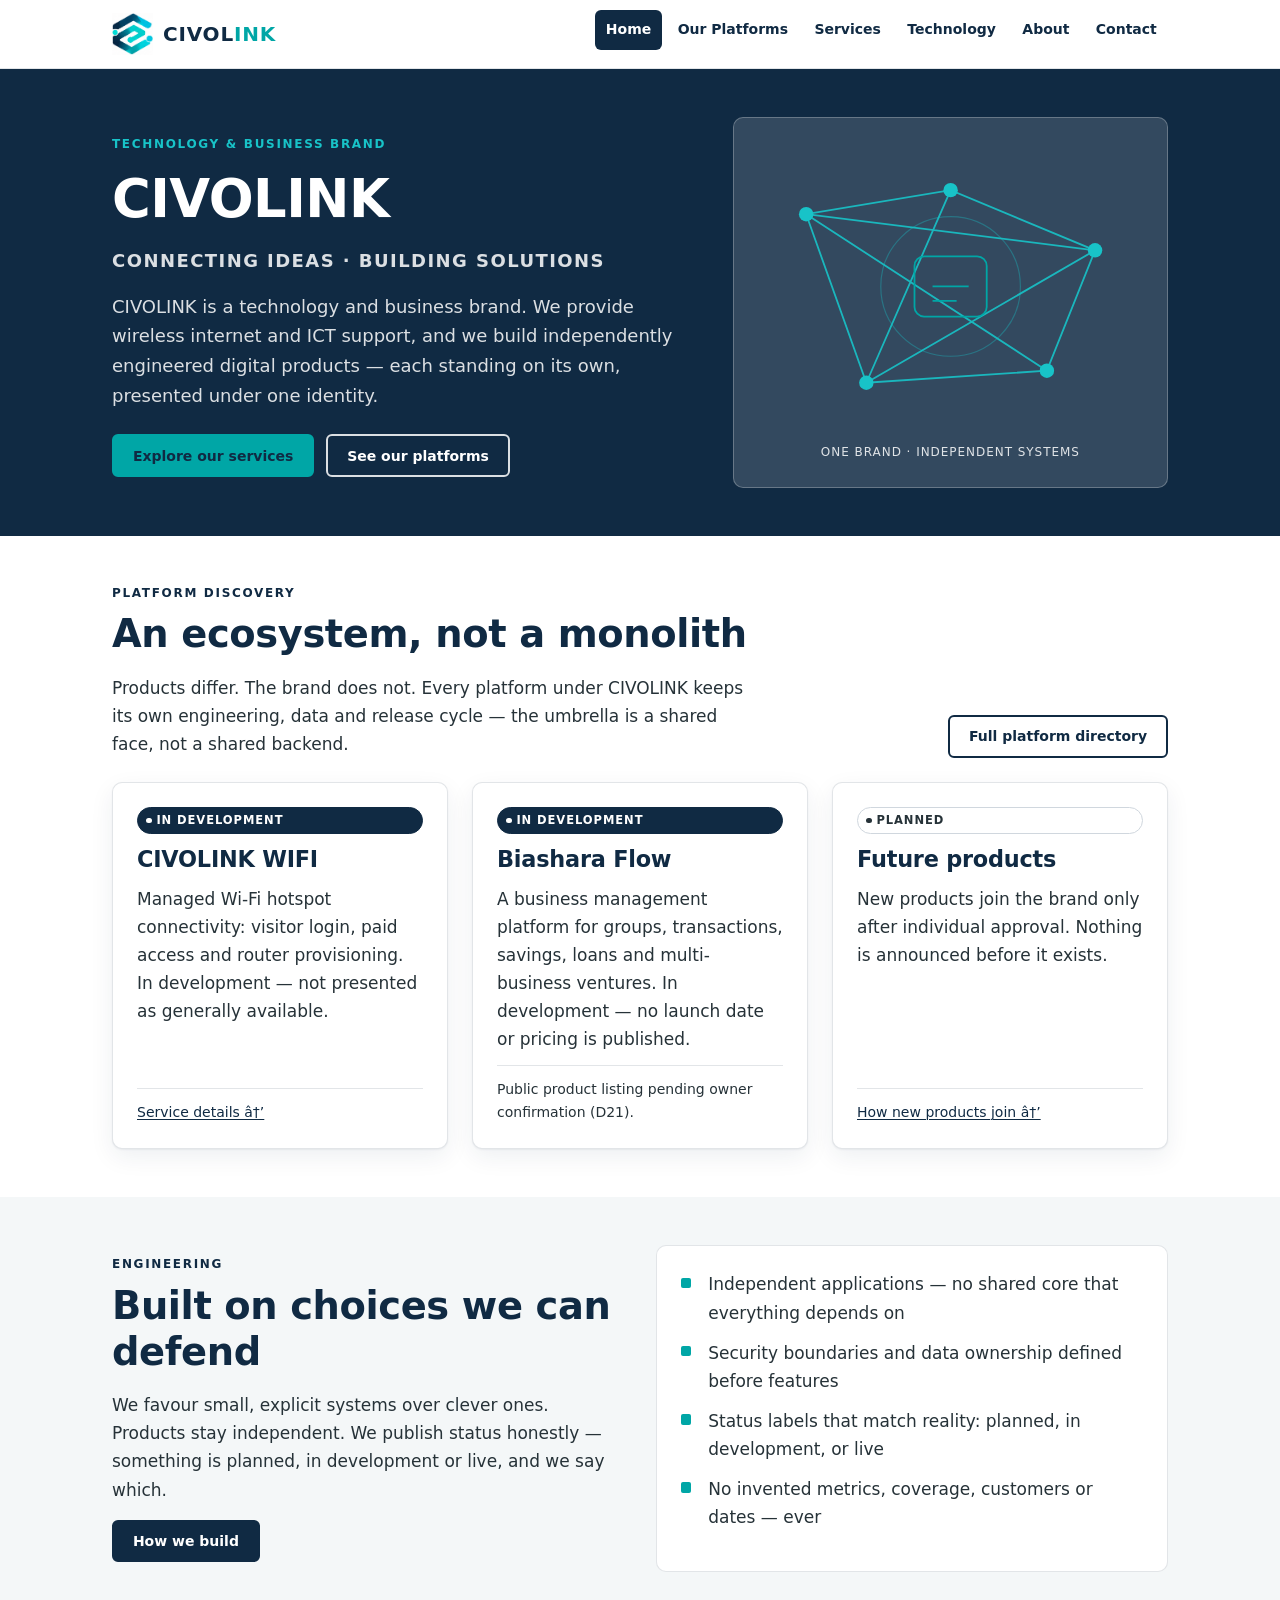
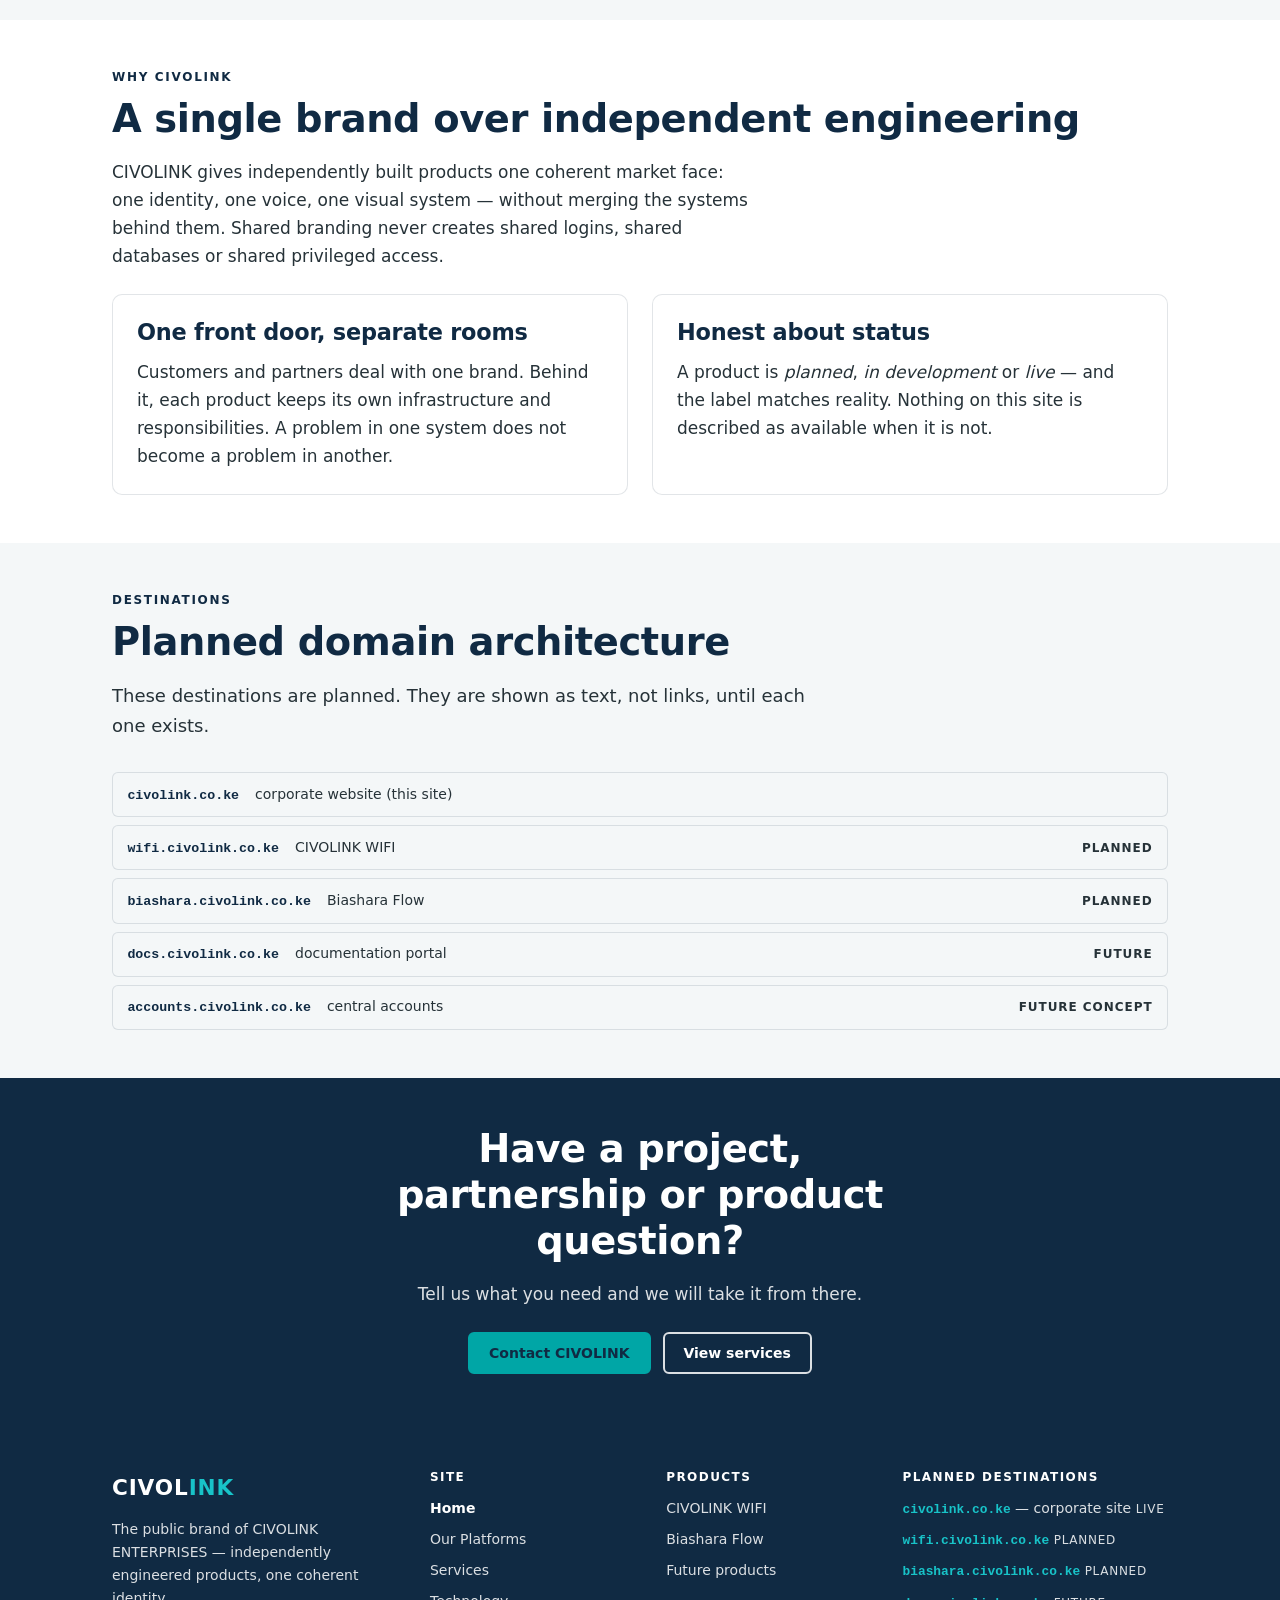
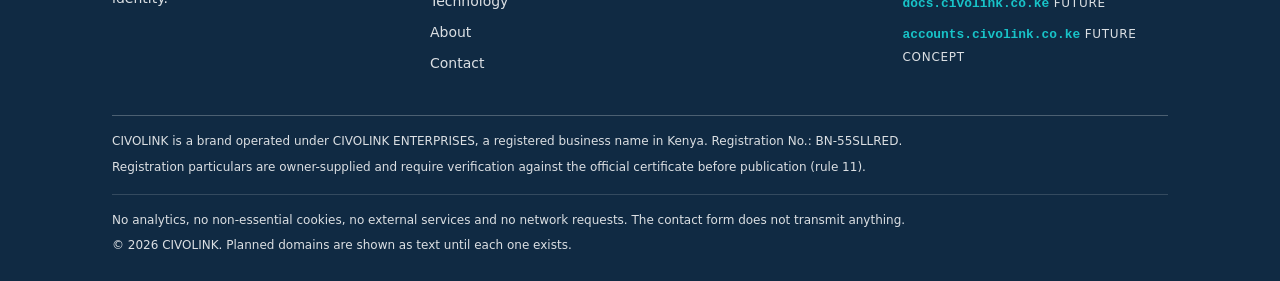
<file: website/index.html>
<!DOCTYPE html>
<!-- 2026-11-16: hostname family updated to the adopted civolink.co.ke base per the D17 adoption addendum (WIFI docs/OWNER_DECISIONS_REGISTER.md); hostnames remain styled text, not links, and no hostname is claimed to resolve. -->
<html lang="en">
<head>
  <meta charset="UTF-8">
  <meta name="viewport" content="width=device-width, initial-scale=1">
  <title>CIVOLINK — CONNECTING IDEAS · BUILDING SOLUTIONS</title>
  <meta name="description" content="CIVOLINK is a technology and business brand: wireless internet and ICT support, plus independently engineered digital products under one coherent identity.">
  <link rel="stylesheet" href="assets/css/styles.css">
</head>
<body>
  <a class="skip-link" href="#main">Skip to content</a>

  <header class="site-header">
    <div class="container site-header__inner">
      <a class="brand" href="index.html">
        <img class="brand__logo" src="assets/logos/CIVOLINK_Mark.png" alt="" width="201" height="206">
        <span class="brand__wordmark">CIVOL<span>INK</span></span>
      </a>
      <button class="nav-toggle" type="button" data-nav-toggle aria-expanded="false" aria-controls="primary-nav">
        <span></span><span></span><span></span>
        <span class="visually-hidden">Menu</span>
      </button>
      <nav class="site-nav" id="primary-nav" aria-label="Primary">
        <ul>
          <li><a href="index.html" aria-current="page">Home</a></li>
          <li><a href="our-platforms.html">Our Platforms</a></li>
          <li><a href="services.html">Services</a></li>
          <li><a href="technology.html">Technology</a></li>
          <li><a href="about.html">About</a></li>
          <li><a href="contact.html">Contact</a></li>
        </ul>
      </nav>
    </div>
  </header>

  <main id="main" tabindex="-1">

    <!-- ============ HERO ============ -->
    <section class="hero hero--navy" aria-labelledby="hero-title">
      <div class="container hero__grid">
        <div>
          <span class="hero__eyebrow">Technology &amp; business brand</span>
          <h1 id="hero-title">CIVOLINK</h1>
          <p class="hero__tagline">CONNECTING IDEAS · BUILDING SOLUTIONS</p>
          <p class="hero__lead">CIVOLINK is a technology and business brand. We provide wireless internet and ICT support, and we build independently engineered digital products — each standing on its own, presented under one identity.</p>
          <div class="hero__actions">
            <a class="btn btn--accent" href="services.html">Explore our services</a>
            <a class="btn btn--ghost-light" href="our-platforms.html">See our platforms</a>
          </div>
        </div>
        <div class="hero__panel" aria-hidden="true">
          <!-- decorative network motif (abstract geometry — not logo artwork) -->
          <svg viewBox="0 0 320 240" role="presentation" focusable="false" style="width:100%;height:auto;display:block;">
            <g fill="none" stroke="#18C3C8" stroke-width="1.5" opacity="0.9">
              <path d="M40 60 L160 40 L280 90 L240 190 L90 200 Z"/>
              <path d="M40 60 L240 190 M160 40 L90 200 M280 90 L90 200 M40 60 L280 90"/>
            </g>
            <g fill="#18C3C8">
              <circle cx="40" cy="60" r="6"/><circle cx="160" cy="40" r="6"/>
              <circle cx="280" cy="90" r="6"/><circle cx="240" cy="190" r="6"/>
              <circle cx="90" cy="200" r="6"/>
            </g>
            <g fill="none" stroke="#00A6A6" stroke-width="1.5">
              <rect x="130" y="95" width="60" height="50" rx="8"/>
              <path d="M145 120 h30 M145 132 h20"/>
            </g>
            <circle cx="160" cy="120" r="58" fill="none" stroke="#18C3C8" stroke-width="1" opacity="0.35"/>
          </svg>
          <p class="muted text-center" style="margin:0.75rem 0 0;font-size:0.75rem;letter-spacing:0.08em;text-transform:uppercase;">One brand · independent systems</p>
        </div>
      </div>
    </section>

    <!-- ============ ECOSYSTEM ============ -->
    <section class="section" aria-labelledby="eco-title">
      <div class="container">
        <div class="section__head">
          <div>
            <span class="eyebrow">Platform discovery</span>
            <h2 id="eco-title">An ecosystem, not a monolith</h2>
            <p>Products differ. The brand does not. Every platform under CIVOLINK keeps its own engineering, data and release cycle — the umbrella is a shared face, not a shared backend.</p>
          </div>
          <a class="btn btn--ghost" href="our-platforms.html">Full platform directory</a>
        </div>
        <div class="grid grid--3">
          <article class="card">
            <span class="badge badge--dev">In development</span>
            <h3>CIVOLINK WIFI</h3>
            <p>Managed Wi-Fi hotspot connectivity: visitor login, paid access and router provisioning. In development — not presented as generally available.</p>
            <div class="card__footer"><a href="services.html#civoli-wifi">Service details â†’</a></div>
          </article>
          <article class="card">
            <span class="badge badge--dev">In development</span>
            <h3>Biashara Flow</h3>
            <p>A business management platform for groups, transactions, savings, loans and multi-business ventures. In development — no launch date or pricing is published.</p>
            <div class="card__footer"><span class="muted">Public product listing pending owner confirmation (D21).</span></div>
          </article>
          <article class="card">
            <span class="badge badge--planned">Planned</span>
            <h3>Future products</h3>
            <p>New products join the brand only after individual approval. Nothing is announced before it exists.</p>
            <div class="card__footer"><a href="our-platforms.html#future-products">How new products join â†’</a></div>
          </article>
        </div>
      </div>
    </section>

    <!-- ============ ENGINEERING ============ -->
    <section class="section section--cloud" aria-labelledby="tech-title">
      <div class="container split">
        <div>
          <span class="eyebrow">Engineering</span>
          <h2 id="tech-title">Built on choices we can defend</h2>
          <p>We favour small, explicit systems over clever ones. Products stay independent. We publish status honestly — something is planned, in development or live, and we say which.</p>
          <a class="btn btn--primary" href="technology.html">How we build</a>
        </div>
        <div class="split__media">
          <ul class="checks">
            <li>Independent applications — no shared core that everything depends on</li>
            <li>Security boundaries and data ownership defined before features</li>
            <li>Status labels that match reality: planned, in development, or live</li>
            <li>No invented metrics, coverage, customers or dates — ever</li>
          </ul>
        </div>
      </div>
    </section>

    <!-- ============ INDEPENDENCE ============ -->
    <section class="section" aria-labelledby="why-title">
      <div class="container">
        <div class="section__head">
          <div>
            <span class="eyebrow">Why CIVOLINK</span>
            <h2 id="why-title">A single brand over independent engineering</h2>
            <p>CIVOLINK gives independently built products one coherent market face: one identity, one voice, one visual system — without merging the systems behind them. Shared branding never creates shared logins, shared databases or shared privileged access.</p>
          </div>
        </div>
        <div class="grid grid--2">
          <article class="card card--flat">
            <h3>One front door, separate rooms</h3>
            <p>Customers and partners deal with one brand. Behind it, each product keeps its own infrastructure and responsibilities. A problem in one system does not become a problem in another.</p>
          </article>
          <article class="card card--flat">
            <h3>Honest about status</h3>
            <p>A product is <em>planned</em>, <em>in development</em> or <em>live</em> — and the label matches reality. Nothing on this site is described as available when it is not.</p>
          </article>
        </div>
      </div>
    </section>

    <!-- ============ PLANNED DOMAINS ============ -->
    <section class="section section--cloud" aria-labelledby="domains-title">
      <div class="container">
        <div class="section__intro">
          <span class="eyebrow">Destinations</span>
          <h2 id="domains-title">Planned domain architecture</h2>
          <p>These destinations are planned. They are shown as text, not links, until each one exists.</p>
        </div>
        <ul class="domains">
          <li><code>civolink.co.ke</code> <span>corporate website (this site)</span></li>
          <li><code>wifi.civolink.co.ke</code> <span>CIVOLINK WIFI</span> <span class="domain-state">planned</span></li>
          <li><code>biashara.civolink.co.ke</code> <span>Biashara Flow</span> <span class="domain-state">planned</span></li>
          <li><code>docs.civolink.co.ke</code> <span>documentation portal</span> <span class="domain-state">future</span></li>
          <li><code>accounts.civolink.co.ke</code> <span>central accounts</span> <span class="domain-state">future concept</span></li>
        </ul>
      </div>
    </section>

    <!-- ============ CTA ============ -->
    <section class="cta-band" aria-labelledby="cta-title">
      <div class="container">
        <h2 id="cta-title">Have a project, partnership or product question?</h2>
        <p>Tell us what you need and we will take it from there.</p>
        <div class="cta-band__actions">
          <a class="btn btn--accent" href="contact.html">Contact CIVOLINK</a>
          <a class="btn btn--ghost-light" href="services.html">View services</a>
        </div>
      </div>
    </section>

  </main>

  <footer class="site-footer">
    <div class="container">
      <div class="footer-grid">
        <div class="footer-brand">
          <span class="brand__wordmark">CIVOL<span>INK</span></span>
          <p>The public brand of CIVOLINK ENTERPRISES — independently engineered products, one coherent identity.</p>
        </div>
        <div>
          <h3>Site</h3>
          <ul class="footer-links">
            <li><a href="index.html" aria-current="page">Home</a></li>
            <li><a href="our-platforms.html">Our Platforms</a></li>
            <li><a href="services.html">Services</a></li>
            <li><a href="technology.html">Technology</a></li>
            <li><a href="about.html">About</a></li>
            <li><a href="contact.html">Contact</a></li>
          </ul>
        </div>
        <div>
          <h3>Products</h3>
          <ul class="footer-links">
            <li><a href="services.html#civoli-wifi">CIVOLINK WIFI</a></li>
            <li><a href="services.html#biashara-flow">Biashara Flow</a></li>
            <li><a href="services.html#future-products">Future products</a></li>
          </ul>
        </div>
        <div>
          <h3>Planned destinations</h3>
          <ul class="footer-domains">
            <li><span class="domain-ref">civolink.co.ke</span> — corporate site <span class="domain-state">live</span></li>
            <li><span class="domain-ref">wifi.civolink.co.ke</span> <span class="domain-state">planned</span></li>
            <li><span class="domain-ref">biashara.civolink.co.ke</span> <span class="domain-state">planned</span></li>
            <li><span class="domain-ref">docs.civolink.co.ke</span> <span class="domain-state">future</span></li>
            <li><span class="domain-ref">accounts.civolink.co.ke</span> <span class="domain-state">future concept</span></li>
          </ul>
        </div>
      </div>
      <div class="footer-identity">
        <p>CIVOLINK is a brand operated under CIVOLINK ENTERPRISES, a registered business name in Kenya. Registration No.: BN-55SLLRED.</p>
        <p>Registration particulars are owner-supplied and require verification against the official certificate before publication (rule 11).</p>
      </div>
      <div class="footer-note">
        <p>No analytics, no non-essential cookies, no external services and no network requests. The contact form does not transmit anything.</p>
        <p>© <span data-year>2026</span> CIVOLINK. Planned domains are shown as text until each one exists.</p>
      </div>
    </div>
  </footer>

  <script src="assets/js/main.js"></script>
</body>
</html>
</file>
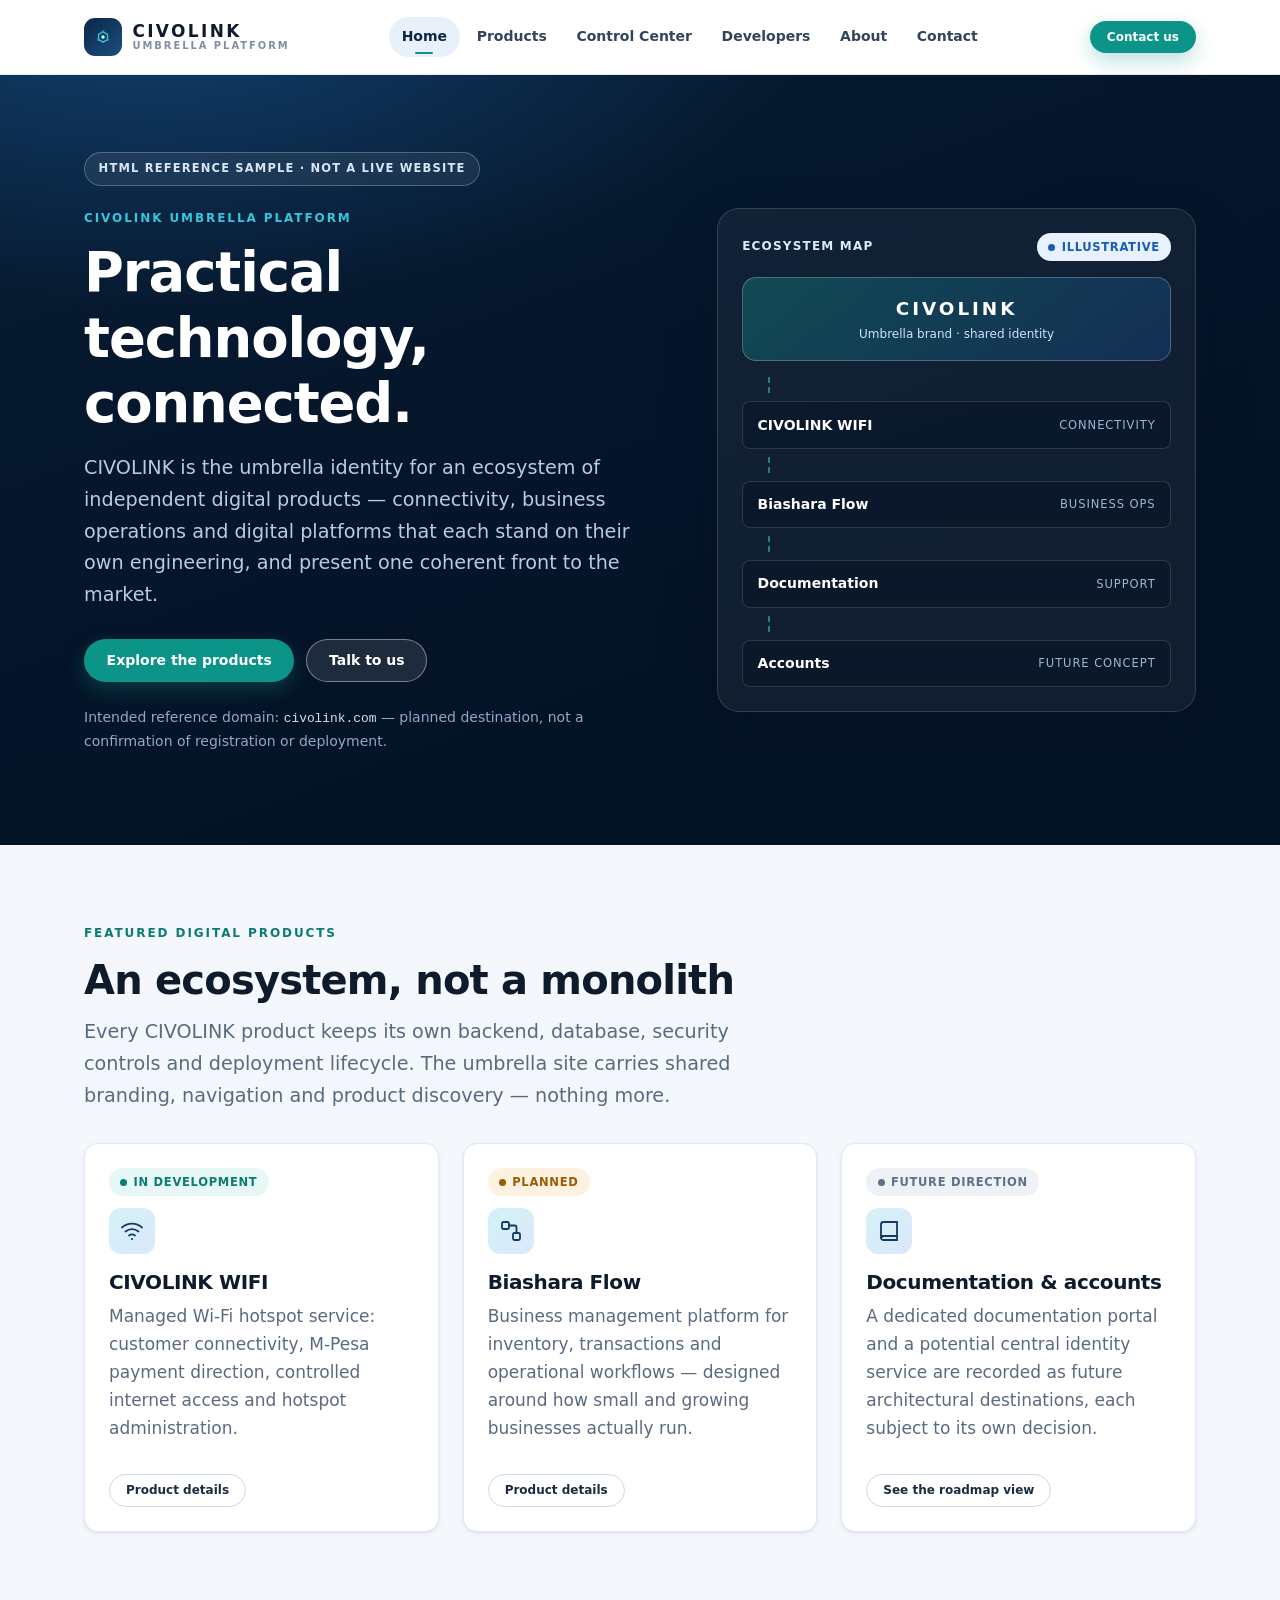
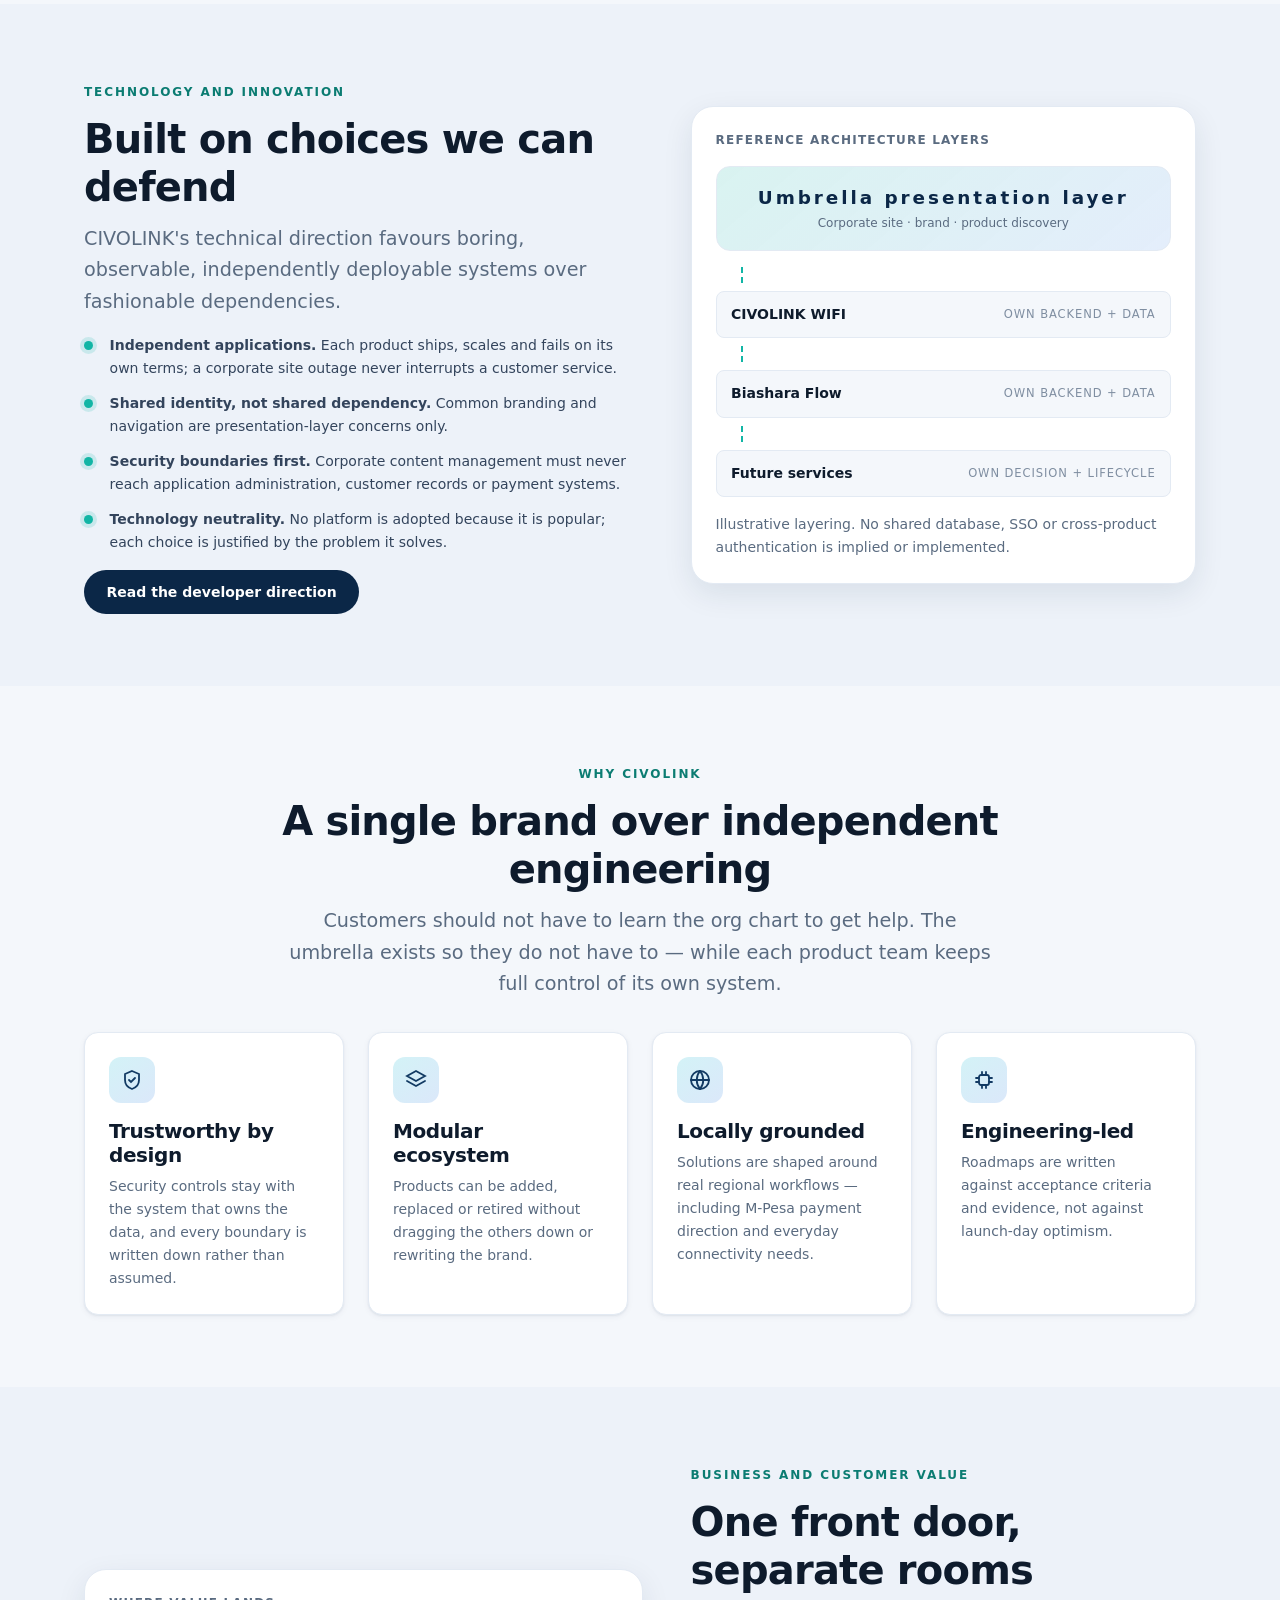
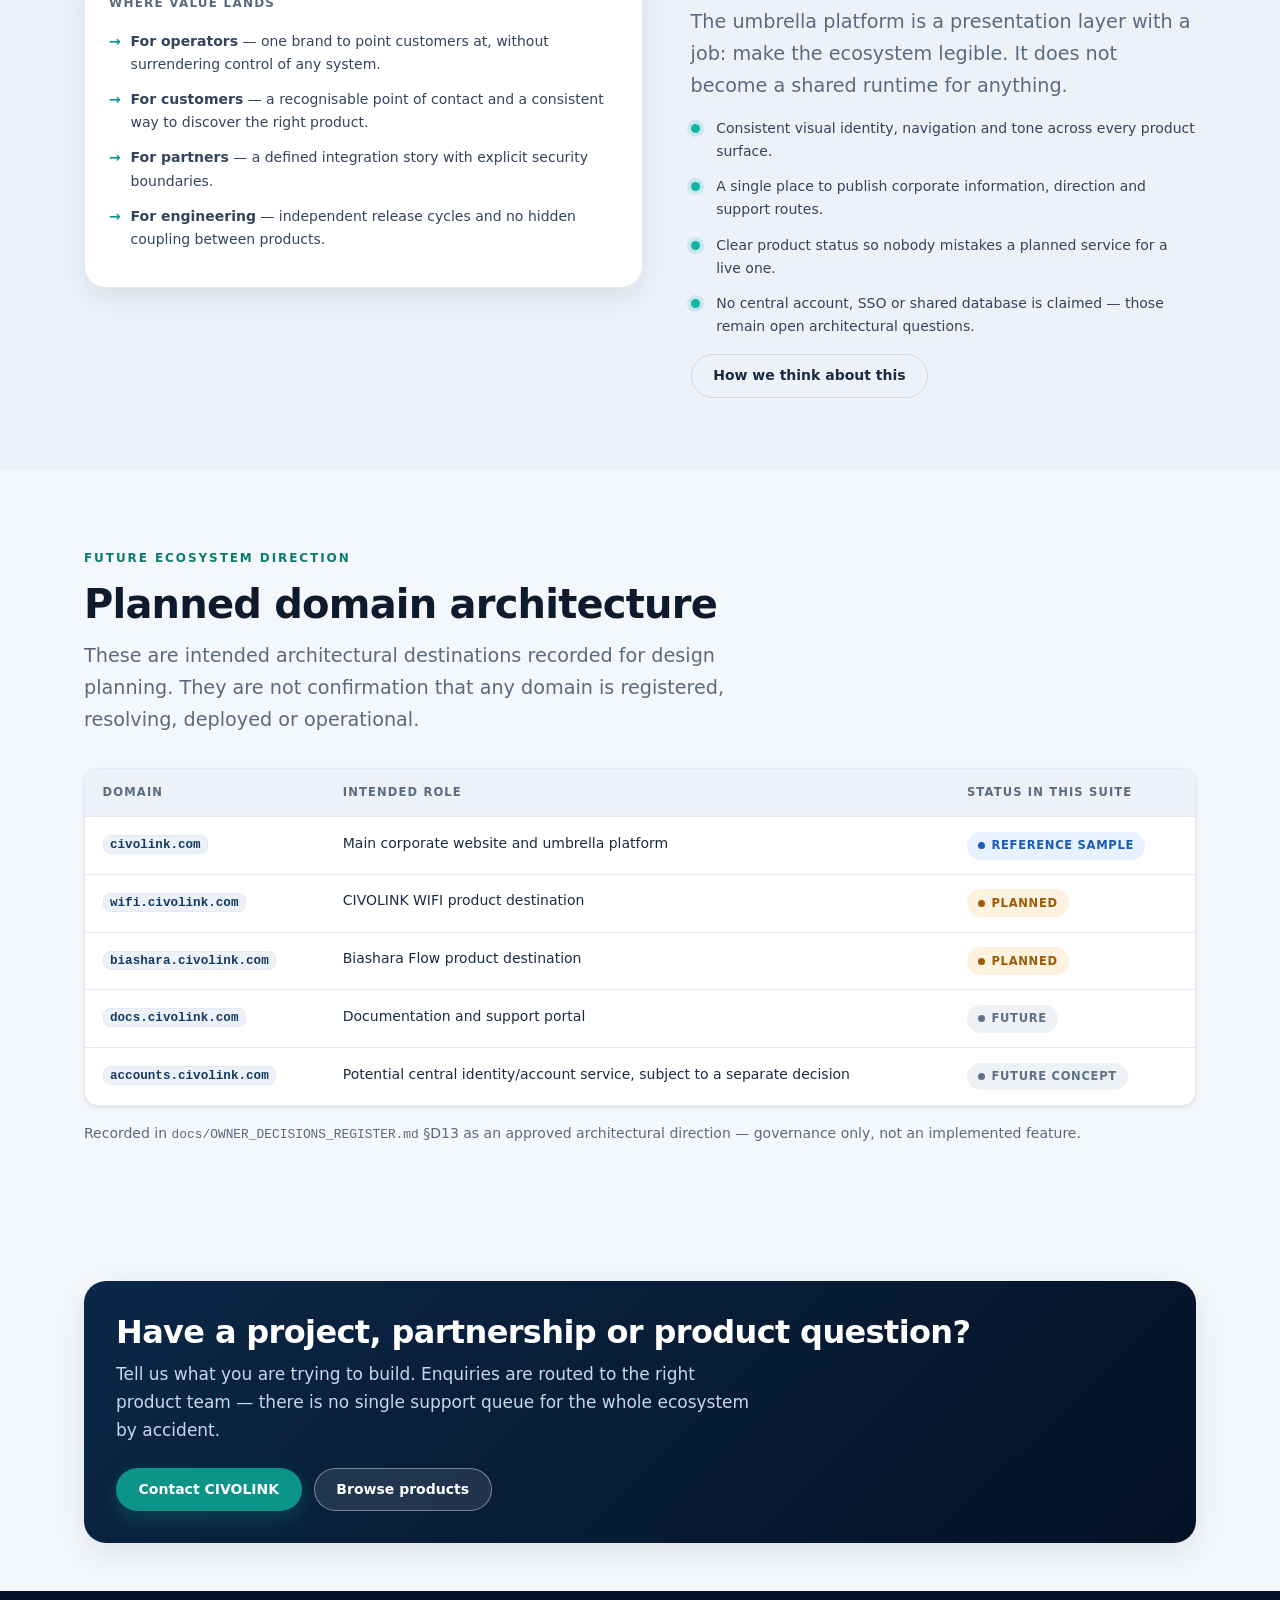
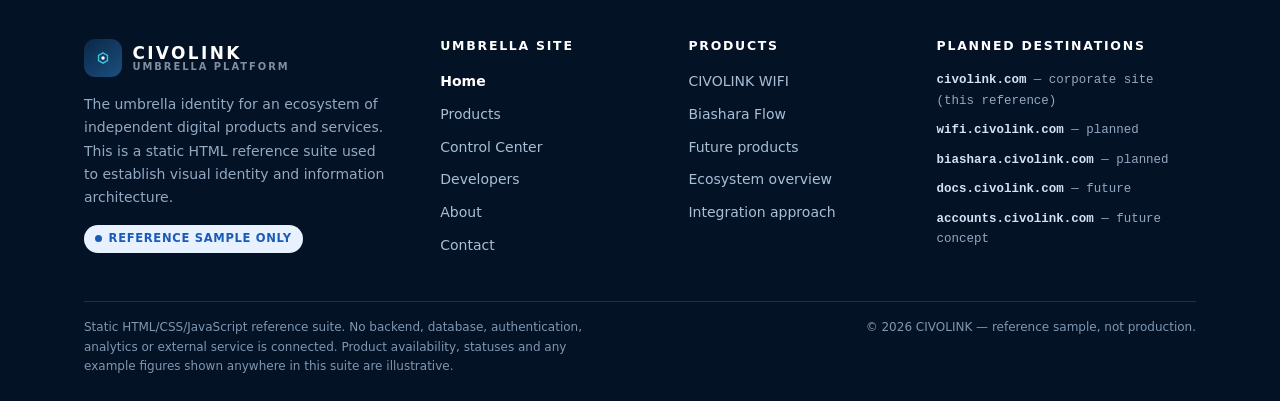
<file: docs/reference/umbrella-reference/index.html>
<!DOCTYPE html>
<html lang="en">
<head>
<meta charset="utf-8">
<meta name="viewport" content="width=device-width, initial-scale=1">
<title>CIVOLINK — Technology and Digital Services Ecosystem</title>
<meta name="description" content="CIVOLINK is the umbrella identity for an ecosystem of independent digital products and services: connectivity, business operations and digital platforms. HTML reference sample — not a live website.">
<meta name="robots" content="noindex, nofollow">
<meta name="theme-color" content="#071c33">
<link rel="icon" href="assets/icons/civolink-mark.svg" type="image/svg+xml">
<link rel="stylesheet" href="assets/css/styles.css">
</head>
<body data-page="home">

<a class="skip-link" href="#main">Skip to main content</a>

<header class="site-header">
  <div class="container site-header__inner">
    <a class="brand" href="index.html">
      <span class="brand__mark" aria-hidden="true">
        <svg viewBox="0 0 64 64" fill="none" stroke="#38c6d9" stroke-width="4" stroke-linecap="round">
          <path d="M32 17 L45 24.5 L45 39.5 L32 47 L19 39.5 L19 24.5 Z"/>
          <circle cx="32" cy="17" r="4" fill="#12b5a5" stroke="none"/>
          <circle cx="45" cy="39.5" r="4" fill="#12b5a5" stroke="none"/>
          <circle cx="19" cy="39.5" r="4" fill="#12b5a5" stroke="none"/>
          <circle cx="32" cy="32" r="5" fill="#ffffff" stroke="none"/>
        </svg>
      </span>
      <span class="brand__text">
        <span class="brand__name">CIVOLINK</span>
        <span class="brand__tag">Umbrella Platform</span>
      </span>
    </a>

    <nav class="site-nav" id="primary-nav" aria-label="Primary">
      <a href="index.html" data-nav-link>Home</a>
      <a href="products.html" data-nav-link>Products</a>
      <a href="control-center.html" data-nav-link>Control Center</a>
      <a href="developers.html" data-nav-link>Developers</a>
      <a href="about.html" data-nav-link>About</a>
      <a href="contact.html" data-nav-link>Contact</a>
    </nav>

    <div class="header-actions">
      <a class="btn btn--primary btn--sm" href="contact.html">Contact us</a>
      <button class="nav-toggle" type="button" data-nav-toggle aria-expanded="false" aria-controls="primary-nav">
        <span class="nav-toggle__bars" aria-hidden="true"><span></span><span></span><span></span></span>
        <span data-nav-label>Menu</span>
        <span class="visually-hidden">navigation</span>
      </button>
    </div>
  </div>
</header>

<main id="main">

  <!-- ============================================================ hero -->
  <section class="hero">
    <div class="container hero__grid">
      <div>
        <p class="hero__note">HTML reference sample · not a live website</p>
        <p class="eyebrow">CIVOLINK umbrella platform</p>
        <h1>Practical technology,<br>connected.</h1>
        <p class="lead">
          CIVOLINK is the umbrella identity for an ecosystem of independent
          digital products — connectivity, business operations and digital
          platforms that each stand on their own engineering, and present one
          coherent front to the market.
        </p>
        <div class="stack" style="margin-top:1.75rem">
          <a class="btn btn--primary" href="products.html">Explore the products</a>
          <a class="btn btn--light" href="contact.html">Talk to us</a>
        </div>
        <p class="small" style="margin-top:1.5rem;color:#8fa9c7">
          Intended reference domain: <span class="mono" style="color:#cfe4f7">civolink.com</span>
          — planned destination, not a confirmation of registration or deployment.
        </p>
      </div>

      <div class="diagram" aria-hidden="true">
        <div class="diagram__title">
          <span>Ecosystem map</span>
          <span class="badge badge--reference">Illustrative</span>
        </div>
        <div class="diagram__hub">
          <strong>CIVOLINK</strong>
          <span>Umbrella brand · shared identity</span>
        </div>
        <div class="diagram__spoke">
          <div class="diagram__link"></div>
          <div class="diagram__node"><b>CIVOLINK WIFI</b><span>Connectivity</span></div>
          <div class="diagram__link"></div>
          <div class="diagram__node"><b>Biashara Flow</b><span>Business ops</span></div>
          <div class="diagram__link"></div>
          <div class="diagram__node"><b>Documentation</b><span>Support</span></div>
          <div class="diagram__link"></div>
          <div class="diagram__node"><b>Accounts</b><span>Future concept</span></div>
        </div>
      </div>
    </div>
  </section>

  <!-- ================================================== featured products -->
  <section class="section" aria-labelledby="featured-title">
    <div class="container">
      <div class="section-head">
        <p class="eyebrow">Featured digital products</p>
        <h2 id="featured-title">An ecosystem, not a monolith</h2>
        <p class="lead">
          Every CIVOLINK product keeps its own backend, database, security
          controls and deployment lifecycle. The umbrella site carries shared
          branding, navigation and product discovery — nothing more.
        </p>
      </div>

      <div class="grid grid-3">
        <article class="card card--link">
          <div class="card__meta">
            <span class="badge badge--development">In development</span>
          </div>
          <div class="card__icon" aria-hidden="true">
            <svg viewBox="0 0 24 24" fill="none" stroke="currentColor" stroke-width="1.8" stroke-linecap="round">
              <path d="M2 8.5a15 15 0 0 1 20 0"/><path d="M5.5 12.5a10 10 0 0 1 13 0"/>
              <path d="M9 16.5a5 5 0 0 1 6 0"/><circle cx="12" cy="20" r="1.1" fill="currentColor" stroke="none"/>
            </svg>
          </div>
          <h3>CIVOLINK WIFI</h3>
          <p class="muted">
            Managed Wi-Fi hotspot service: customer connectivity, M-Pesa
            payment direction, controlled internet access and hotspot
            administration.
          </p>
          <div class="card__footer">
            <a class="btn btn--outline btn--sm" href="products.html#civolink-wifi">Product details</a>
          </div>
        </article>

        <article class="card card--link">
          <div class="card__meta">
            <span class="badge badge--planned">Planned</span>
          </div>
          <div class="card__icon" aria-hidden="true">
            <svg viewBox="0 0 24 24" fill="none" stroke="currentColor" stroke-width="1.8" stroke-linecap="round">
              <rect x="3" y="3" width="7" height="7" rx="1.5"/>
              <rect x="14" y="14" width="7" height="7" rx="1.5"/>
              <path d="M10 6.5h5.5a2 2 0 0 1 2 2V14"/>
            </svg>
          </div>
          <h3>Biashara Flow</h3>
          <p class="muted">
            Business management platform for inventory, transactions and
            operational workflows — designed around how small and growing
            businesses actually run.
          </p>
          <div class="card__footer">
            <a class="btn btn--outline btn--sm" href="products.html#biashara-flow">Product details</a>
          </div>
        </article>

        <article class="card card--link">
          <div class="card__meta">
            <span class="badge badge--future">Future direction</span>
          </div>
          <div class="card__icon" aria-hidden="true">
            <svg viewBox="0 0 24 24" fill="none" stroke="currentColor" stroke-width="1.8" stroke-linecap="round">
              <path d="M4 5.5A2.5 2.5 0 0 1 6.5 3H20v14H6.5A2.5 2.5 0 0 0 4 19.5z"/>
              <path d="M4 19.5A2.5 2.5 0 0 1 6.5 17H20v4H6.5A2.5 2.5 0 0 1 4 19.5z"/>
            </svg>
          </div>
          <h3>Documentation &amp; accounts</h3>
          <p class="muted">
            A dedicated documentation portal and a potential central identity
            service are recorded as future architectural destinations, each
            subject to its own decision.
          </p>
          <div class="card__footer">
            <a class="btn btn--outline btn--sm" href="products.html#future-products">See the roadmap view</a>
          </div>
        </article>
      </div>
    </div>
  </section>

  <!-- ============================================ technology & innovation -->
  <section class="section section--soft" aria-labelledby="tech-title">
    <div class="container split">
      <div>
        <p class="eyebrow">Technology and innovation</p>
        <h2 id="tech-title">Built on choices we can defend</h2>
        <p class="lead">
          CIVOLINK's technical direction favours boring, observable,
          independently deployable systems over fashionable dependencies.
        </p>
        <ul class="list-check">
          <li><strong>Independent applications.</strong> Each product ships, scales and fails on its own terms; a corporate site outage never interrupts a customer service.</li>
          <li><strong>Shared identity, not shared dependency.</strong> Common branding and navigation are presentation-layer concerns only.</li>
          <li><strong>Security boundaries first.</strong> Corporate content management must never reach application administration, customer records or payment systems.</li>
          <li><strong>Technology neutrality.</strong> No platform is adopted because it is popular; each choice is justified by the problem it solves.</li>
        </ul>
        <a class="btn btn--navy" href="developers.html">Read the developer direction</a>
      </div>

      <div class="diagram diagram--light">
        <div class="diagram__title"><span>Reference architecture layers</span></div>
        <div class="diagram__hub" style="background:linear-gradient(140deg,rgba(18,181,165,.16),rgba(31,111,224,.12));border-color:var(--line);color:var(--navy-800)">
          <strong style="color:var(--navy-800)">Umbrella presentation layer</strong>
          <span style="color:var(--ink-500)">Corporate site · brand · product discovery</span>
        </div>
        <div class="diagram__spoke">
          <div class="diagram__link"></div>
          <div class="diagram__node"><b>CIVOLINK WIFI</b><span>Own backend + data</span></div>
          <div class="diagram__link"></div>
          <div class="diagram__node"><b>Biashara Flow</b><span>Own backend + data</span></div>
          <div class="diagram__link"></div>
          <div class="diagram__node"><b>Future services</b><span>Own decision + lifecycle</span></div>
        </div>
        <p class="small muted" style="margin-top:1rem;margin-bottom:0">
          Illustrative layering. No shared database, SSO or cross-product
          authentication is implied or implemented.
        </p>
      </div>
    </div>
  </section>

  <!-- ================================================== why CIVOLINK -->
  <section class="section" aria-labelledby="why-title">
    <div class="container">
      <div class="section-head section-head--center">
        <p class="eyebrow">Why CIVOLINK</p>
        <h2 id="why-title">A single brand over independent engineering</h2>
        <p class="lead">
          Customers should not have to learn the org chart to get help. The
          umbrella exists so they do not have to — while each product team
          keeps full control of its own system.
        </p>
      </div>

      <div class="grid grid-4">
        <article class="card">
          <div class="card__icon" aria-hidden="true">
            <svg viewBox="0 0 24 24" fill="none" stroke="currentColor" stroke-width="1.8" stroke-linecap="round">
              <path d="M12 3l7 3v6c0 4.2-2.9 7.6-7 9-4.1-1.4-7-4.8-7-9V6l7-3z"/>
              <path d="M9 12l2 2 4-4"/>
            </svg>
          </div>
          <h3>Trustworthy by design</h3>
          <p class="muted small">Security controls stay with the system that owns the data, and every boundary is written down rather than assumed.</p>
        </article>

        <article class="card">
          <div class="card__icon" aria-hidden="true">
            <svg viewBox="0 0 24 24" fill="none" stroke="currentColor" stroke-width="1.8" stroke-linecap="round">
              <path d="M12 3l9 5-9 5-9-5 9-5z"/><path d="M3 13l9 5 9-5"/>
            </svg>
          </div>
          <h3>Modular ecosystem</h3>
          <p class="muted small">Products can be added, replaced or retired without dragging the others down or rewriting the brand.</p>
        </article>

        <article class="card">
          <div class="card__icon" aria-hidden="true">
            <svg viewBox="0 0 24 24" fill="none" stroke="currentColor" stroke-width="1.8" stroke-linecap="round">
              <circle cx="12" cy="12" r="9"/><path d="M3 12h18"/>
              <path d="M12 3a14 14 0 0 1 0 18"/><path d="M12 3a14 14 0 0 0 0 18"/>
            </svg>
          </div>
          <h3>Locally grounded</h3>
          <p class="muted small">Solutions are shaped around real regional workflows — including M-Pesa payment direction and everyday connectivity needs.</p>
        </article>

        <article class="card">
          <div class="card__icon" aria-hidden="true">
            <svg viewBox="0 0 24 24" fill="none" stroke="currentColor" stroke-width="1.8" stroke-linecap="round">
              <rect x="7" y="7" width="10" height="10" rx="2"/>
              <path d="M4 10h3M4 14h3M17 10h3M17 14h3M10 4v3M14 4v3M10 17v3M14 17v3"/>
            </svg>
          </div>
          <h3>Engineering-led</h3>
          <p class="muted small">Roadmaps are written against acceptance criteria and evidence, not against launch-day optimism.</p>
        </article>
      </div>
    </div>
  </section>

  <!-- ============================================ business value -->
  <section class="section section--soft" aria-labelledby="value-title">
    <div class="container split">
      <div class="diagram diagram--light">
        <div class="diagram__title"><span>Where value lands</span></div>
        <ul class="list-arrow" style="margin:0">
          <li><strong>For operators</strong> — one brand to point customers at, without surrendering control of any system.</li>
          <li><strong>For customers</strong> — a recognisable point of contact and a consistent way to discover the right product.</li>
          <li><strong>For partners</strong> — a defined integration story with explicit security boundaries.</li>
          <li><strong>For engineering</strong> — independent release cycles and no hidden coupling between products.</li>
        </ul>
      </div>

      <div>
        <p class="eyebrow">Business and customer value</p>
        <h2 id="value-title">One front door, separate rooms</h2>
        <p class="lead">
          The umbrella platform is a presentation layer with a job: make the
          ecosystem legible. It does not become a shared runtime for anything.
        </p>
        <ul class="list-check">
          <li>Consistent visual identity, navigation and tone across every product surface.</li>
          <li>A single place to publish corporate information, direction and support routes.</li>
          <li>Clear product status so nobody mistakes a planned service for a live one.</li>
          <li>No central account, SSO or shared database is claimed — those remain open architectural questions.</li>
        </ul>
        <a class="btn btn--outline" href="about.html">How we think about this</a>
      </div>
    </div>
  </section>

  <!-- ============================================ future direction -->
  <section class="section" aria-labelledby="future-title">
    <div class="container">
      <div class="section-head">
        <p class="eyebrow">Future ecosystem direction</p>
        <h2 id="future-title">Planned domain architecture</h2>
        <p class="lead">
          These are intended architectural destinations recorded for design
          planning. They are not confirmation that any domain is registered,
          resolving, deployed or operational.
        </p>
      </div>

      <div class="table-wrap">
        <table class="table">
          <caption class="visually-hidden">Planned CIVOLINK domain architecture and status</caption>
          <thead>
            <tr>
              <th scope="col">Domain</th>
              <th scope="col">Intended role</th>
              <th scope="col">Status in this suite</th>
            </tr>
          </thead>
          <tbody>
            <tr>
              <th scope="row"><span class="domain-ref">civolink.com</span></th>
              <td>Main corporate website and umbrella platform</td>
              <td><span class="badge badge--reference">Reference sample</span></td>
            </tr>
            <tr>
              <th scope="row"><span class="domain-ref">wifi.civolink.com</span></th>
              <td>CIVOLINK WIFI product destination</td>
              <td><span class="badge badge--planned">Planned</span></td>
            </tr>
            <tr>
              <th scope="row"><span class="domain-ref">biashara.civolink.com</span></th>
              <td>Biashara Flow product destination</td>
              <td><span class="badge badge--planned">Planned</span></td>
            </tr>
            <tr>
              <th scope="row"><span class="domain-ref">docs.civolink.com</span></th>
              <td>Documentation and support portal</td>
              <td><span class="badge badge--future">Future</span></td>
            </tr>
            <tr>
              <th scope="row"><span class="domain-ref">accounts.civolink.com</span></th>
              <td>Potential central identity/account service, subject to a separate decision</td>
              <td><span class="badge badge--future">Future concept</span></td>
            </tr>
          </tbody>
        </table>
      </div>

      <p class="small muted" style="margin-top:1rem">
        Recorded in <span class="mono">docs/OWNER_DECISIONS_REGISTER.md</span> §D13 as an
        approved architectural direction — governance only, not an implemented feature.
      </p>
    </div>
  </section>

  <!-- ================================================== contact CTA -->
  <section class="section section--tight" aria-labelledby="cta-title">
    <div class="container">
      <div class="cta-band">
        <div>
          <h2 id="cta-title">Have a project, partnership or product question?</h2>
          <p>
            Tell us what you are trying to build. Enquiries are routed to the
            right product team — there is no single support queue for the whole
            ecosystem by accident.
          </p>
        </div>
        <div class="stack">
          <a class="btn btn--primary" href="contact.html">Contact CIVOLINK</a>
          <a class="btn btn--light" href="products.html">Browse products</a>
        </div>
      </div>
    </div>
  </section>

</main>

<footer class="site-footer">
  <div class="container">
    <div class="footer-grid">
      <div class="footer-brand">
        <a class="brand" href="index.html">
          <span class="brand__mark" aria-hidden="true">
            <svg viewBox="0 0 64 64" fill="none" stroke="#38c6d9" stroke-width="4" stroke-linecap="round">
              <path d="M32 17 L45 24.5 L45 39.5 L32 47 L19 39.5 L19 24.5 Z"/>
              <circle cx="32" cy="32" r="5" fill="#ffffff" stroke="none"/>
            </svg>
          </span>
          <span class="brand__text">
            <span class="brand__name">CIVOLINK</span>
            <span class="brand__tag">Umbrella Platform</span>
          </span>
        </a>
        <p>
          The umbrella identity for an ecosystem of independent digital
          products and services. This is a static HTML reference suite used to
          establish visual identity and information architecture.
        </p>
        <p><span class="badge badge--reference">Reference sample only</span></p>
      </div>

      <div>
        <h4>Umbrella site</h4>
        <ul class="footer-links">
          <li><a href="index.html" data-nav-link>Home</a></li>
          <li><a href="products.html" data-nav-link>Products</a></li>
          <li><a href="control-center.html" data-nav-link>Control Center</a></li>
          <li><a href="developers.html" data-nav-link>Developers</a></li>
          <li><a href="about.html" data-nav-link>About</a></li>
          <li><a href="contact.html" data-nav-link>Contact</a></li>
        </ul>
      </div>

      <div>
        <h4>Products</h4>
        <ul class="footer-links">
          <li><a href="products.html#civolink-wifi">CIVOLINK WIFI</a></li>
          <li><a href="products.html#biashara-flow">Biashara Flow</a></li>
          <li><a href="products.html#future-products">Future products</a></li>
          <li><a href="control-center.html">Ecosystem overview</a></li>
          <li><a href="developers.html#integration">Integration approach</a></li>
        </ul>
      </div>

      <div>
        <h4>Planned destinations</h4>
        <ul class="footer-domains">
          <li><b>civolink.com</b> — corporate site (this reference)</li>
          <li><b>wifi.civolink.com</b> — planned</li>
          <li><b>biashara.civolink.com</b> — planned</li>
          <li><b>docs.civolink.com</b> — future</li>
          <li><b>accounts.civolink.com</b> — future concept</li>
        </ul>
      </div>
    </div>

    <div class="footer-note">
      <p>
        Static HTML/CSS/JavaScript reference suite. No backend, database,
        authentication, analytics or external service is connected. Product
        availability, statuses and any example figures shown anywhere in this
        suite are illustrative.
      </p>
      <p>© <span data-year>2026</span> CIVOLINK — reference sample, not production.</p>
    </div>
  </div>
</footer>

<script src="assets/js/main.js"></script>
</body>
</html>
</file>
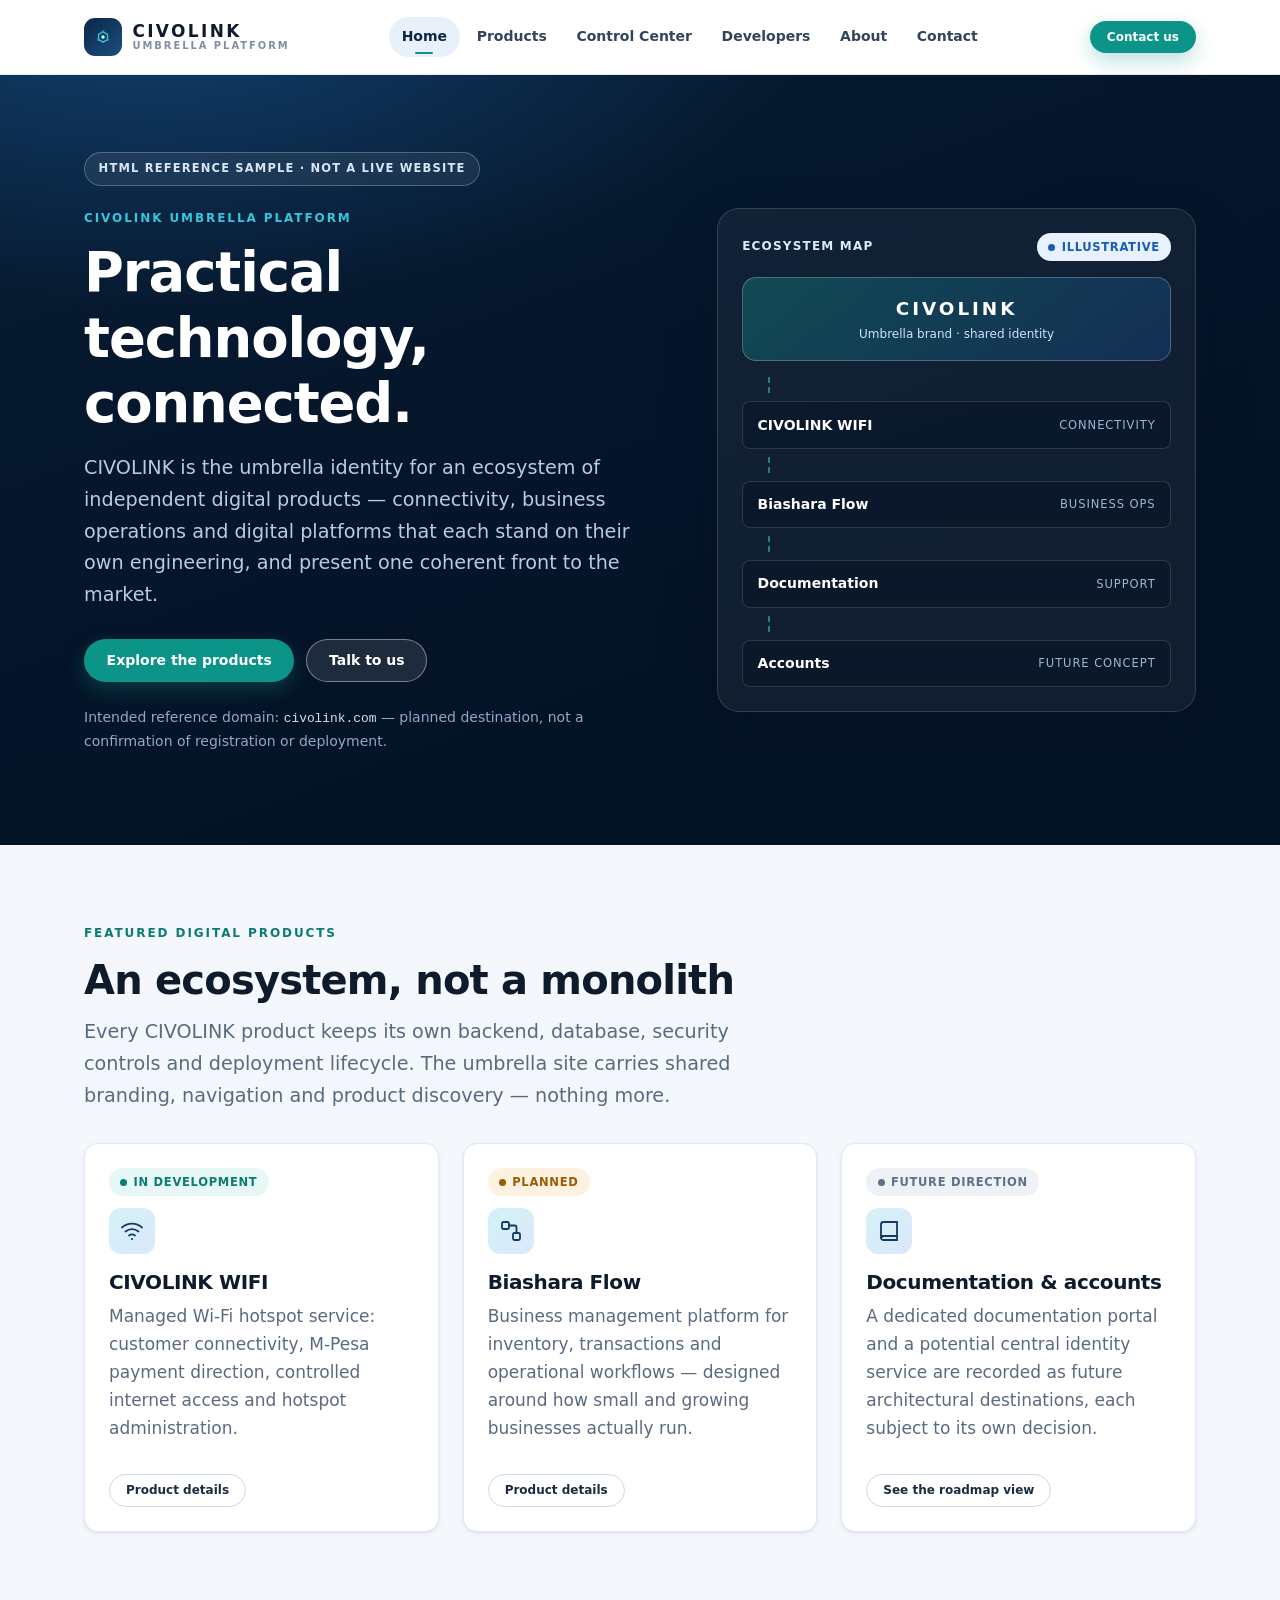
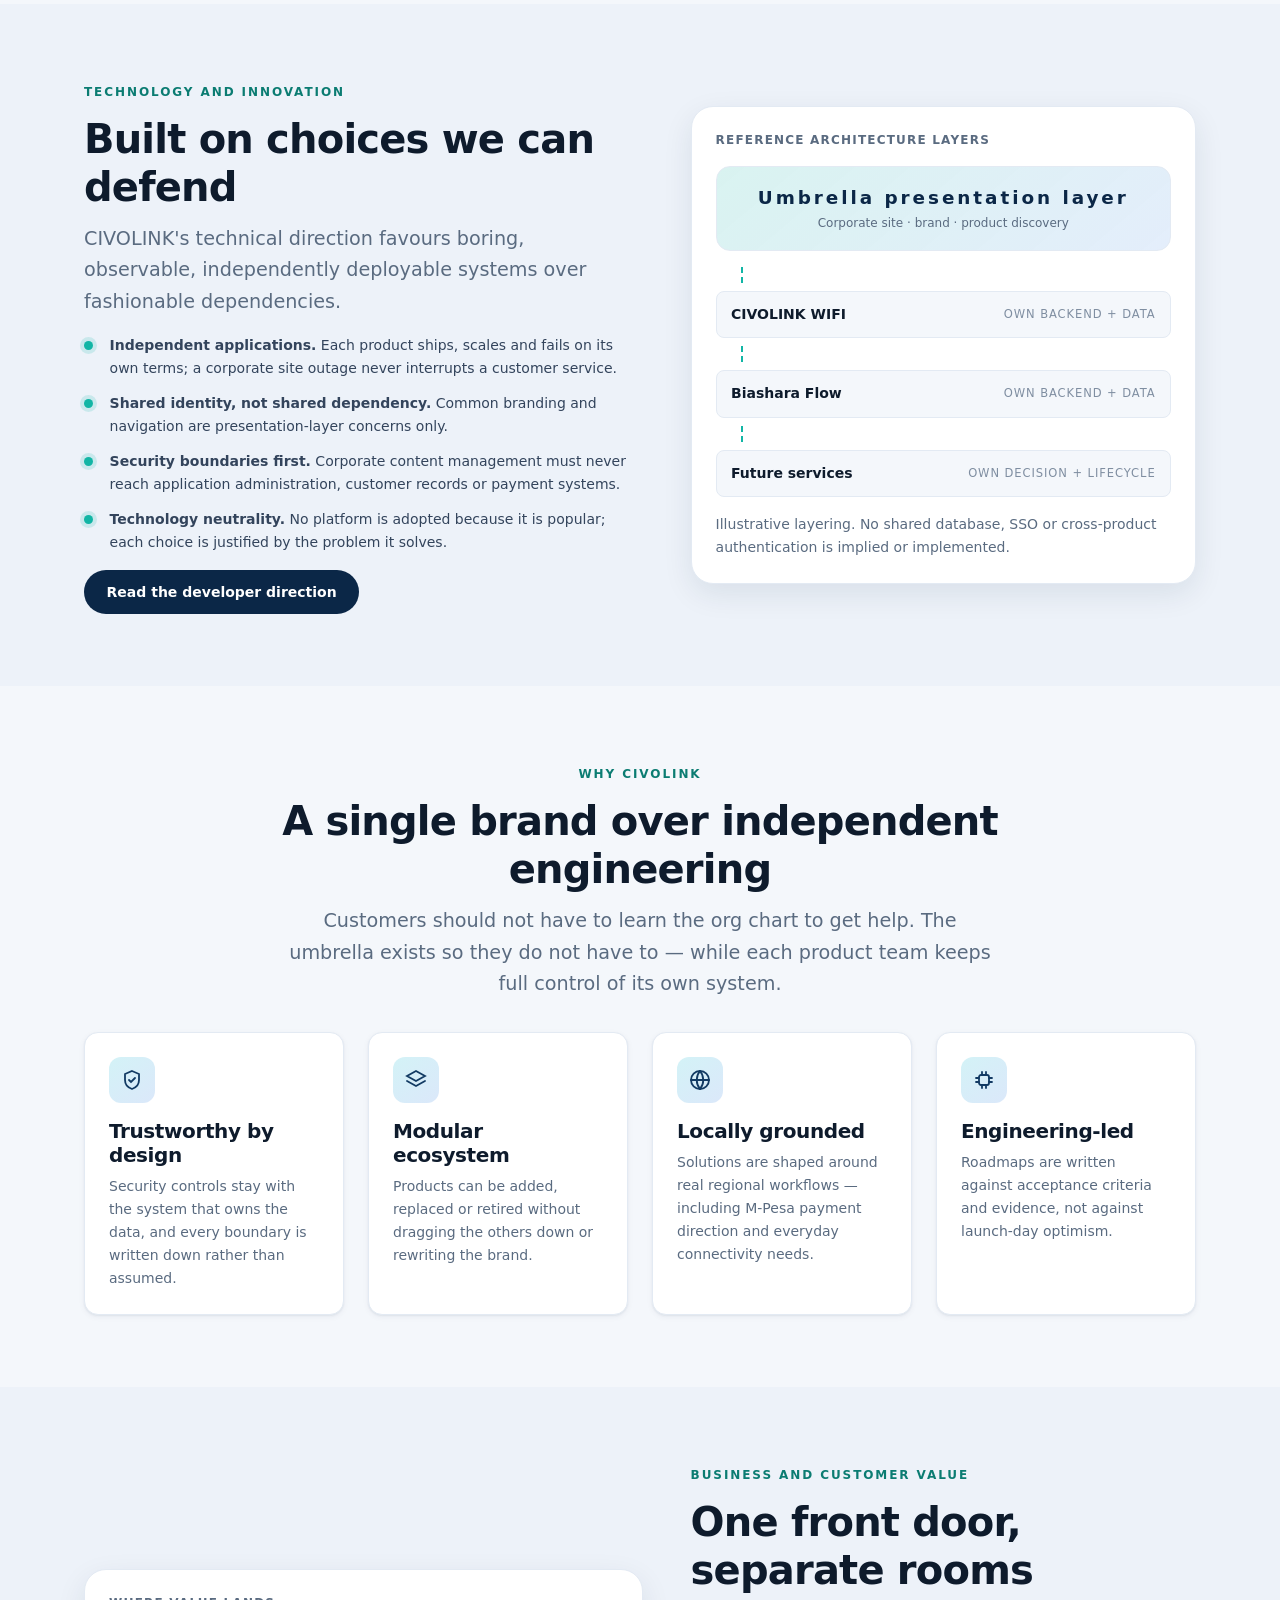
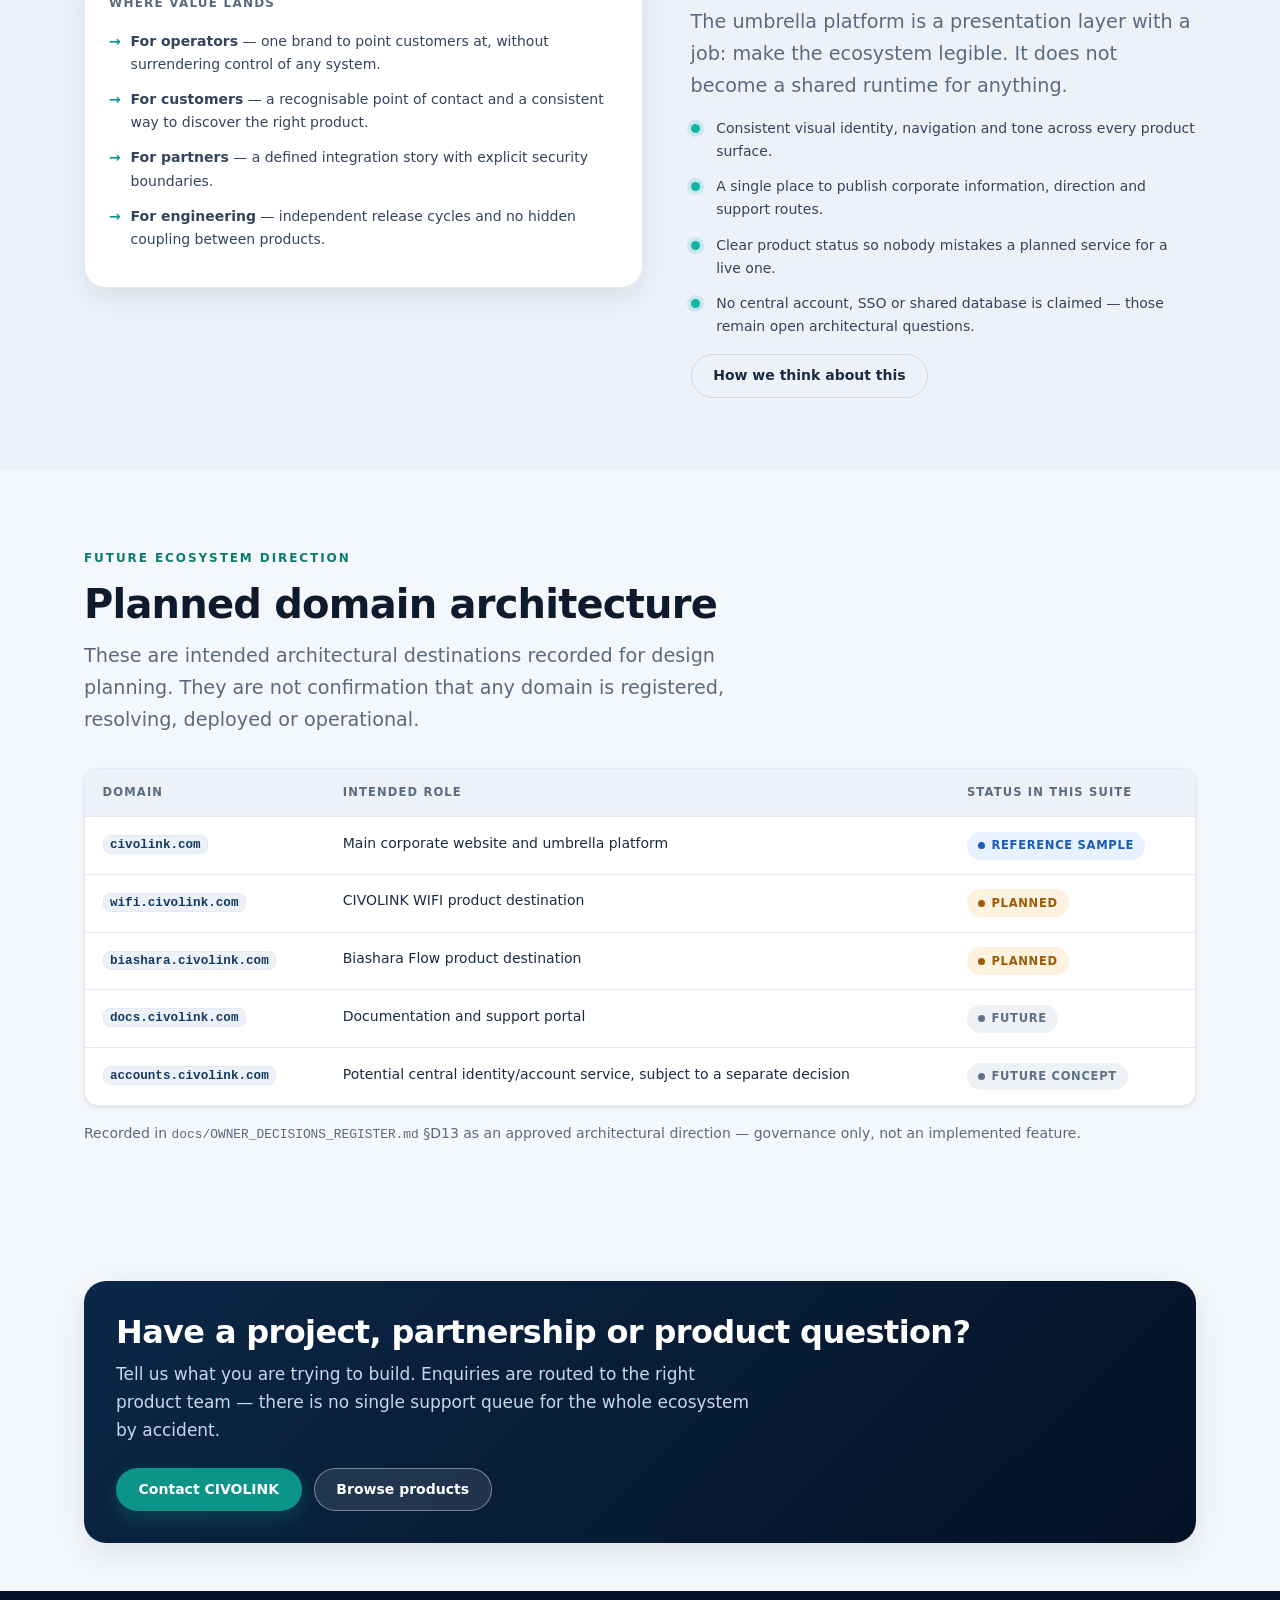
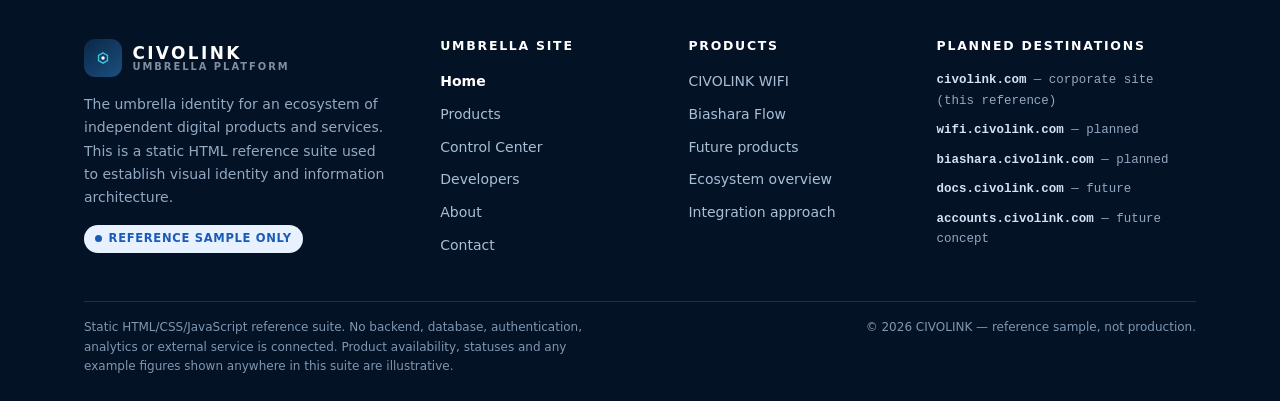
<file: docs/website/umbrella-reference/index.html>
<!DOCTYPE html>
<html lang="en">
<head>
<meta charset="UTF-8">
<meta name="viewport" content="width=device-width, initial-scale=1">
<title>CIVOLINK — Technology and Digital Services Ecosystem</title>
<meta name="description" content="CIVOLINK is the umbrella identity for an ecosystem of independent digital products and services: connectivity, business operations and digital platforms. HTML reference sample — not a live website.">
<meta name="robots" content="noindex, nofollow">
<meta name="theme-color" content="#071c33">
<link rel="icon" href="assets/icons/civolink-mark.svg" type="image/svg+xml">
<link rel="stylesheet" href="assets/css/styles.css">
</head>
<body data-page="home">

<a class="skip-link" href="#main">Skip to main content</a>

<header class="site-header">
  <div class="container site-header__inner">
    <a class="brand" href="index.html">
      <span class="brand__mark" aria-hidden="true">
        <svg viewBox="0 0 64 64" fill="none" stroke="#38c6d9" stroke-width="4" stroke-linecap="round">
          <path d="M32 17 L45 24.5 L45 39.5 L32 47 L19 39.5 L19 24.5 Z"/>
          <circle cx="32" cy="17" r="4" fill="#12b5a5" stroke="none"/>
          <circle cx="45" cy="39.5" r="4" fill="#12b5a5" stroke="none"/>
          <circle cx="19" cy="39.5" r="4" fill="#12b5a5" stroke="none"/>
          <circle cx="32" cy="32" r="5" fill="#ffffff" stroke="none"/>
        </svg>
      </span>
      <span class="brand__text">
        <span class="brand__name">CIVOLINK</span>
        <span class="brand__tag">Umbrella Platform</span>
      </span>
    </a>

    <nav class="site-nav" id="primary-nav" aria-label="Primary">
      <a href="index.html" data-nav-link>Home</a>
      <a href="products.html" data-nav-link>Products</a>
      <a href="control-center.html" data-nav-link>Control Center</a>
      <a href="developers.html" data-nav-link>Developers</a>
      <a href="about.html" data-nav-link>About</a>
      <a href="contact.html" data-nav-link>Contact</a>
    </nav>

    <div class="header-actions">
      <a class="btn btn--primary btn--sm" href="contact.html">Contact us</a>
      <button class="nav-toggle" type="button" data-nav-toggle aria-expanded="false" aria-controls="primary-nav">
        <span class="nav-toggle__bars" aria-hidden="true"><span></span><span></span><span></span></span>
        <span data-nav-label>Menu</span>
        <span class="visually-hidden">navigation</span>
      </button>
    </div>
  </div>
</header>

<main id="main">

  <!-- ============================================================ hero -->
  <section class="hero">
    <div class="container hero__grid">
      <div>
        <p class="hero__note">HTML reference sample · not a live website</p>
        <p class="eyebrow">CIVOLINK umbrella platform</p>
        <h1>Practical technology,<br>connected.</h1>
        <p class="lead">
          CIVOLINK is the umbrella identity for an ecosystem of independent
          digital products — connectivity, business operations and digital
          platforms that each stand on their own engineering, and present one
          coherent front to the market.
        </p>
        <div class="stack" style="margin-top:1.75rem">
          <a class="btn btn--primary" href="products.html">Explore the products</a>
          <a class="btn btn--light" href="contact.html">Talk to us</a>
        </div>
        <p class="small" style="margin-top:1.5rem;color:#8fa9c7">
          Intended reference domain: <span class="mono" style="color:#cfe4f7">civolink.com</span>
          — planned destination, not a confirmation of registration or deployment.
        </p>
      </div>

      <div class="diagram" aria-hidden="true">
        <div class="diagram__title">
          <span>Ecosystem map</span>
          <span class="badge badge--reference">Illustrative</span>
        </div>
        <div class="diagram__hub">
          <strong>CIVOLINK</strong>
          <span>Umbrella brand · shared identity</span>
        </div>
        <div class="diagram__spoke">
          <div class="diagram__link"></div>
          <div class="diagram__node"><b>CIVOLINK WIFI</b><span>Connectivity</span></div>
          <div class="diagram__link"></div>
          <div class="diagram__node"><b>Biashara Flow</b><span>Business ops</span></div>
          <div class="diagram__link"></div>
          <div class="diagram__node"><b>Documentation</b><span>Support</span></div>
          <div class="diagram__link"></div>
          <div class="diagram__node"><b>Accounts</b><span>Future concept</span></div>
        </div>
      </div>
    </div>
  </section>

  <!-- ================================================== featured products -->
  <section class="section" aria-labelledby="featured-title">
    <div class="container">
      <div class="section-head">
        <p class="eyebrow">Featured digital products</p>
        <h2 id="featured-title">An ecosystem, not a monolith</h2>
        <p class="lead">
          Every CIVOLINK product keeps its own backend, database, security
          controls and deployment lifecycle. The umbrella site carries shared
          branding, navigation and product discovery — nothing more.
        </p>
      </div>

      <div class="grid grid-3">
        <article class="card card--link">
          <div class="card__meta">
            <span class="badge badge--development">In development</span>
          </div>
          <div class="card__icon" aria-hidden="true">
            <svg viewBox="0 0 24 24" fill="none" stroke="currentColor" stroke-width="1.8" stroke-linecap="round">
              <path d="M2 8.5a15 15 0 0 1 20 0"/><path d="M5.5 12.5a10 10 0 0 1 13 0"/>
              <path d="M9 16.5a5 5 0 0 1 6 0"/><circle cx="12" cy="20" r="1.1" fill="currentColor" stroke="none"/>
            </svg>
          </div>
          <h3>CIVOLINK WIFI</h3>
          <p class="muted">
            Managed Wi-Fi hotspot service: customer connectivity, M-Pesa
            payment direction, controlled internet access and hotspot
            administration.
          </p>
          <div class="card__footer">
            <a class="btn btn--outline btn--sm" href="products.html#civolink-wifi">Product details</a>
          </div>
        </article>

        <article class="card card--link">
          <div class="card__meta">
            <span class="badge badge--planned">Planned</span>
          </div>
          <div class="card__icon" aria-hidden="true">
            <svg viewBox="0 0 24 24" fill="none" stroke="currentColor" stroke-width="1.8" stroke-linecap="round">
              <rect x="3" y="3" width="7" height="7" rx="1.5"/>
              <rect x="14" y="14" width="7" height="7" rx="1.5"/>
              <path d="M10 6.5h5.5a2 2 0 0 1 2 2V14"/>
            </svg>
          </div>
          <h3>Biashara Flow</h3>
          <p class="muted">
            Business management platform for inventory, transactions and
            operational workflows — designed around how small and growing
            businesses actually run.
          </p>
          <div class="card__footer">
            <a class="btn btn--outline btn--sm" href="products.html#biashara-flow">Product details</a>
          </div>
        </article>

        <article class="card card--link">
          <div class="card__meta">
            <span class="badge badge--future">Future direction</span>
          </div>
          <div class="card__icon" aria-hidden="true">
            <svg viewBox="0 0 24 24" fill="none" stroke="currentColor" stroke-width="1.8" stroke-linecap="round">
              <path d="M4 5.5A2.5 2.5 0 0 1 6.5 3H20v14H6.5A2.5 2.5 0 0 0 4 19.5z"/>
              <path d="M4 19.5A2.5 2.5 0 0 1 6.5 17H20v4H6.5A2.5 2.5 0 0 1 4 19.5z"/>
            </svg>
          </div>
          <h3>Documentation &amp; accounts</h3>
          <p class="muted">
            A dedicated documentation portal and a potential central identity
            service are recorded as future architectural destinations, each
            subject to its own decision.
          </p>
          <div class="card__footer">
            <a class="btn btn--outline btn--sm" href="products.html#future-products">See the roadmap view</a>
          </div>
        </article>
      </div>
    </div>
  </section>

  <!-- ============================================ technology & innovation -->
  <section class="section section--soft" aria-labelledby="tech-title">
    <div class="container split">
      <div>
        <p class="eyebrow">Technology and innovation</p>
        <h2 id="tech-title">Built on choices we can defend</h2>
        <p class="lead">
          CIVOLINK's technical direction favours boring, observable,
          independently deployable systems over fashionable dependencies.
        </p>
        <ul class="list-check">
          <li><strong>Independent applications.</strong> Each product ships, scales and fails on its own terms; a corporate site outage never interrupts a customer service.</li>
          <li><strong>Shared identity, not shared dependency.</strong> Common branding and navigation are presentation-layer concerns only.</li>
          <li><strong>Security boundaries first.</strong> Corporate content management must never reach application administration, customer records or payment systems.</li>
          <li><strong>Technology neutrality.</strong> No platform is adopted because it is popular; each choice is justified by the problem it solves.</li>
        </ul>
        <a class="btn btn--navy" href="developers.html">Read the developer direction</a>
      </div>

      <div class="diagram diagram--light">
        <div class="diagram__title"><span>Reference architecture layers</span></div>
        <div class="diagram__hub" style="background:linear-gradient(140deg,rgba(18,181,165,.16),rgba(31,111,224,.12));border-color:var(--line);color:var(--navy-800)">
          <strong style="color:var(--navy-800)">Umbrella presentation layer</strong>
          <span style="color:var(--ink-500)">Corporate site · brand · product discovery</span>
        </div>
        <div class="diagram__spoke">
          <div class="diagram__link"></div>
          <div class="diagram__node"><b>CIVOLINK WIFI</b><span>Own backend + data</span></div>
          <div class="diagram__link"></div>
          <div class="diagram__node"><b>Biashara Flow</b><span>Own backend + data</span></div>
          <div class="diagram__link"></div>
          <div class="diagram__node"><b>Future services</b><span>Own decision + lifecycle</span></div>
        </div>
        <p class="small muted" style="margin-top:1rem;margin-bottom:0">
          Illustrative layering. No shared database, SSO or cross-product
          authentication is implied or implemented.
        </p>
      </div>
    </div>
  </section>

  <!-- ================================================== why CIVOLINK -->
  <section class="section" aria-labelledby="why-title">
    <div class="container">
      <div class="section-head section-head--center">
        <p class="eyebrow">Why CIVOLINK</p>
        <h2 id="why-title">A single brand over independent engineering</h2>
        <p class="lead">
          Customers should not have to learn the org chart to get help. The
          umbrella exists so they do not have to — while each product team
          keeps full control of its own system.
        </p>
      </div>

      <div class="grid grid-4">
        <article class="card">
          <div class="card__icon" aria-hidden="true">
            <svg viewBox="0 0 24 24" fill="none" stroke="currentColor" stroke-width="1.8" stroke-linecap="round">
              <path d="M12 3l7 3v6c0 4.2-2.9 7.6-7 9-4.1-1.4-7-4.8-7-9V6l7-3z"/>
              <path d="M9 12l2 2 4-4"/>
            </svg>
          </div>
          <h3>Trustworthy by design</h3>
          <p class="muted small">Security controls stay with the system that owns the data, and every boundary is written down rather than assumed.</p>
        </article>

        <article class="card">
          <div class="card__icon" aria-hidden="true">
            <svg viewBox="0 0 24 24" fill="none" stroke="currentColor" stroke-width="1.8" stroke-linecap="round">
              <path d="M12 3l9 5-9 5-9-5 9-5z"/><path d="M3 13l9 5 9-5"/>
            </svg>
          </div>
          <h3>Modular ecosystem</h3>
          <p class="muted small">Products can be added, replaced or retired without dragging the others down or rewriting the brand.</p>
        </article>

        <article class="card">
          <div class="card__icon" aria-hidden="true">
            <svg viewBox="0 0 24 24" fill="none" stroke="currentColor" stroke-width="1.8" stroke-linecap="round">
              <circle cx="12" cy="12" r="9"/><path d="M3 12h18"/>
              <path d="M12 3a14 14 0 0 1 0 18"/><path d="M12 3a14 14 0 0 0 0 18"/>
            </svg>
          </div>
          <h3>Locally grounded</h3>
          <p class="muted small">Solutions are shaped around real regional workflows — including M-Pesa payment direction and everyday connectivity needs.</p>
        </article>

        <article class="card">
          <div class="card__icon" aria-hidden="true">
            <svg viewBox="0 0 24 24" fill="none" stroke="currentColor" stroke-width="1.8" stroke-linecap="round">
              <rect x="7" y="7" width="10" height="10" rx="2"/>
              <path d="M4 10h3M4 14h3M17 10h3M17 14h3M10 4v3M14 4v3M10 17v3M14 17v3"/>
            </svg>
          </div>
          <h3>Engineering-led</h3>
          <p class="muted small">Roadmaps are written against acceptance criteria and evidence, not against launch-day optimism.</p>
        </article>
      </div>
    </div>
  </section>

  <!-- ============================================ business value -->
  <section class="section section--soft" aria-labelledby="value-title">
    <div class="container split">
      <div class="diagram diagram--light">
        <div class="diagram__title"><span>Where value lands</span></div>
        <ul class="list-arrow" style="margin:0">
          <li><strong>For operators</strong> — one brand to point customers at, without surrendering control of any system.</li>
          <li><strong>For customers</strong> — a recognisable point of contact and a consistent way to discover the right product.</li>
          <li><strong>For partners</strong> — a defined integration story with explicit security boundaries.</li>
          <li><strong>For engineering</strong> — independent release cycles and no hidden coupling between products.</li>
        </ul>
      </div>

      <div>
        <p class="eyebrow">Business and customer value</p>
        <h2 id="value-title">One front door, separate rooms</h2>
        <p class="lead">
          The umbrella platform is a presentation layer with a job: make the
          ecosystem legible. It does not become a shared runtime for anything.
        </p>
        <ul class="list-check">
          <li>Consistent visual identity, navigation and tone across every product surface.</li>
          <li>A single place to publish corporate information, direction and support routes.</li>
          <li>Clear product status so nobody mistakes a planned service for a live one.</li>
          <li>No central account, SSO or shared database is claimed — those remain open architectural questions.</li>
        </ul>
        <a class="btn btn--outline" href="about.html">How we think about this</a>
      </div>
    </div>
  </section>

  <!-- ============================================ future direction -->
  <section class="section" aria-labelledby="future-title">
    <div class="container">
      <div class="section-head">
        <p class="eyebrow">Future ecosystem direction</p>
        <h2 id="future-title">Planned domain architecture</h2>
        <p class="lead">
          These are intended architectural destinations recorded for design
          planning. They are not confirmation that any domain is registered,
          resolving, deployed or operational.
        </p>
      </div>

      <div class="table-wrap">
        <table class="table">
          <caption class="visually-hidden">Planned CIVOLINK domain architecture and status</caption>
          <thead>
            <tr>
              <th scope="col">Domain</th>
              <th scope="col">Intended role</th>
              <th scope="col">Status in this suite</th>
            </tr>
          </thead>
          <tbody>
            <tr>
              <th scope="row"><span class="domain-ref">civolink.com</span></th>
              <td>Main corporate website and umbrella platform</td>
              <td><span class="badge badge--reference">Reference sample</span></td>
            </tr>
            <tr>
              <th scope="row"><span class="domain-ref">wifi.civolink.com</span></th>
              <td>CIVOLINK WIFI product destination</td>
              <td><span class="badge badge--planned">Planned</span></td>
            </tr>
            <tr>
              <th scope="row"><span class="domain-ref">biashara.civolink.com</span></th>
              <td>Biashara Flow product destination</td>
              <td><span class="badge badge--planned">Planned</span></td>
            </tr>
            <tr>
              <th scope="row"><span class="domain-ref">docs.civolink.com</span></th>
              <td>Documentation and support portal</td>
              <td><span class="badge badge--future">Future</span></td>
            </tr>
            <tr>
              <th scope="row"><span class="domain-ref">accounts.civolink.com</span></th>
              <td>Potential central identity/account service, subject to a separate decision</td>
              <td><span class="badge badge--future">Future concept</span></td>
            </tr>
          </tbody>
        </table>
      </div>

      <p class="small muted" style="margin-top:1rem">
        Recorded in <span class="mono">docs/OWNER_DECISIONS_REGISTER.md</span> §D13 as an
        approved architectural direction — governance only, not an implemented feature.
      </p>
    </div>
  </section>

  <!-- ================================================== contact CTA -->
  <section class="section section--tight" aria-labelledby="cta-title">
    <div class="container">
      <div class="cta-band">
        <div>
          <h2 id="cta-title">Have a project, partnership or product question?</h2>
          <p>
            Tell us what you are trying to build. Enquiries are routed to the
            right product team — there is no single support queue for the whole
            ecosystem by accident.
          </p>
        </div>
        <div class="stack">
          <a class="btn btn--primary" href="contact.html">Contact CIVOLINK</a>
          <a class="btn btn--light" href="products.html">Browse products</a>
        </div>
      </div>
    </div>
  </section>

</main>

<footer class="site-footer">
  <div class="container">
    <div class="footer-grid">
      <div class="footer-brand">
        <a class="brand" href="index.html">
          <span class="brand__mark" aria-hidden="true">
            <svg viewBox="0 0 64 64" fill="none" stroke="#38c6d9" stroke-width="4" stroke-linecap="round">
              <path d="M32 17 L45 24.5 L45 39.5 L32 47 L19 39.5 L19 24.5 Z"/>
              <circle cx="32" cy="32" r="5" fill="#ffffff" stroke="none"/>
            </svg>
          </span>
          <span class="brand__text">
            <span class="brand__name">CIVOLINK</span>
            <span class="brand__tag">Umbrella Platform</span>
          </span>
        </a>
        <p>
          The umbrella identity for an ecosystem of independent digital
          products and services. This is a static HTML reference suite used to
          establish visual identity and information architecture.
        </p>
        <p><span class="badge badge--reference">Reference sample only</span></p>
      </div>

      <div>
        <h4>Umbrella site</h4>
        <ul class="footer-links">
          <li><a href="index.html" data-nav-link>Home</a></li>
          <li><a href="products.html" data-nav-link>Products</a></li>
          <li><a href="control-center.html" data-nav-link>Control Center</a></li>
          <li><a href="developers.html" data-nav-link>Developers</a></li>
          <li><a href="about.html" data-nav-link>About</a></li>
          <li><a href="contact.html" data-nav-link>Contact</a></li>
        </ul>
      </div>

      <div>
        <h4>Products</h4>
        <ul class="footer-links">
          <li><a href="products.html#civolink-wifi">CIVOLINK WIFI</a></li>
          <li><a href="products.html#biashara-flow">Biashara Flow</a></li>
          <li><a href="products.html#future-products">Future products</a></li>
          <li><a href="control-center.html">Ecosystem overview</a></li>
          <li><a href="developers.html#integration">Integration approach</a></li>
        </ul>
      </div>

      <div>
        <h4>Planned destinations</h4>
        <ul class="footer-domains">
          <li><b>civolink.com</b> — corporate site (this reference)</li>
          <li><b>wifi.civolink.com</b> — planned</li>
          <li><b>biashara.civolink.com</b> — planned</li>
          <li><b>docs.civolink.com</b> — future</li>
          <li><b>accounts.civolink.com</b> — future concept</li>
        </ul>
      </div>
    </div>

    <div class="footer-note">
      <p>
        Static HTML/CSS/JavaScript reference suite. No backend, database,
        authentication, analytics or external service is connected. Product
        availability, statuses and any example figures shown anywhere in this
        suite are illustrative.
      </p>
      <p>© <span data-year>2026</span> CIVOLINK — reference sample, not production.</p>
    </div>
  </div>
</footer>

<script src="assets/js/main.js"></script>
</body>
</html>
</file>
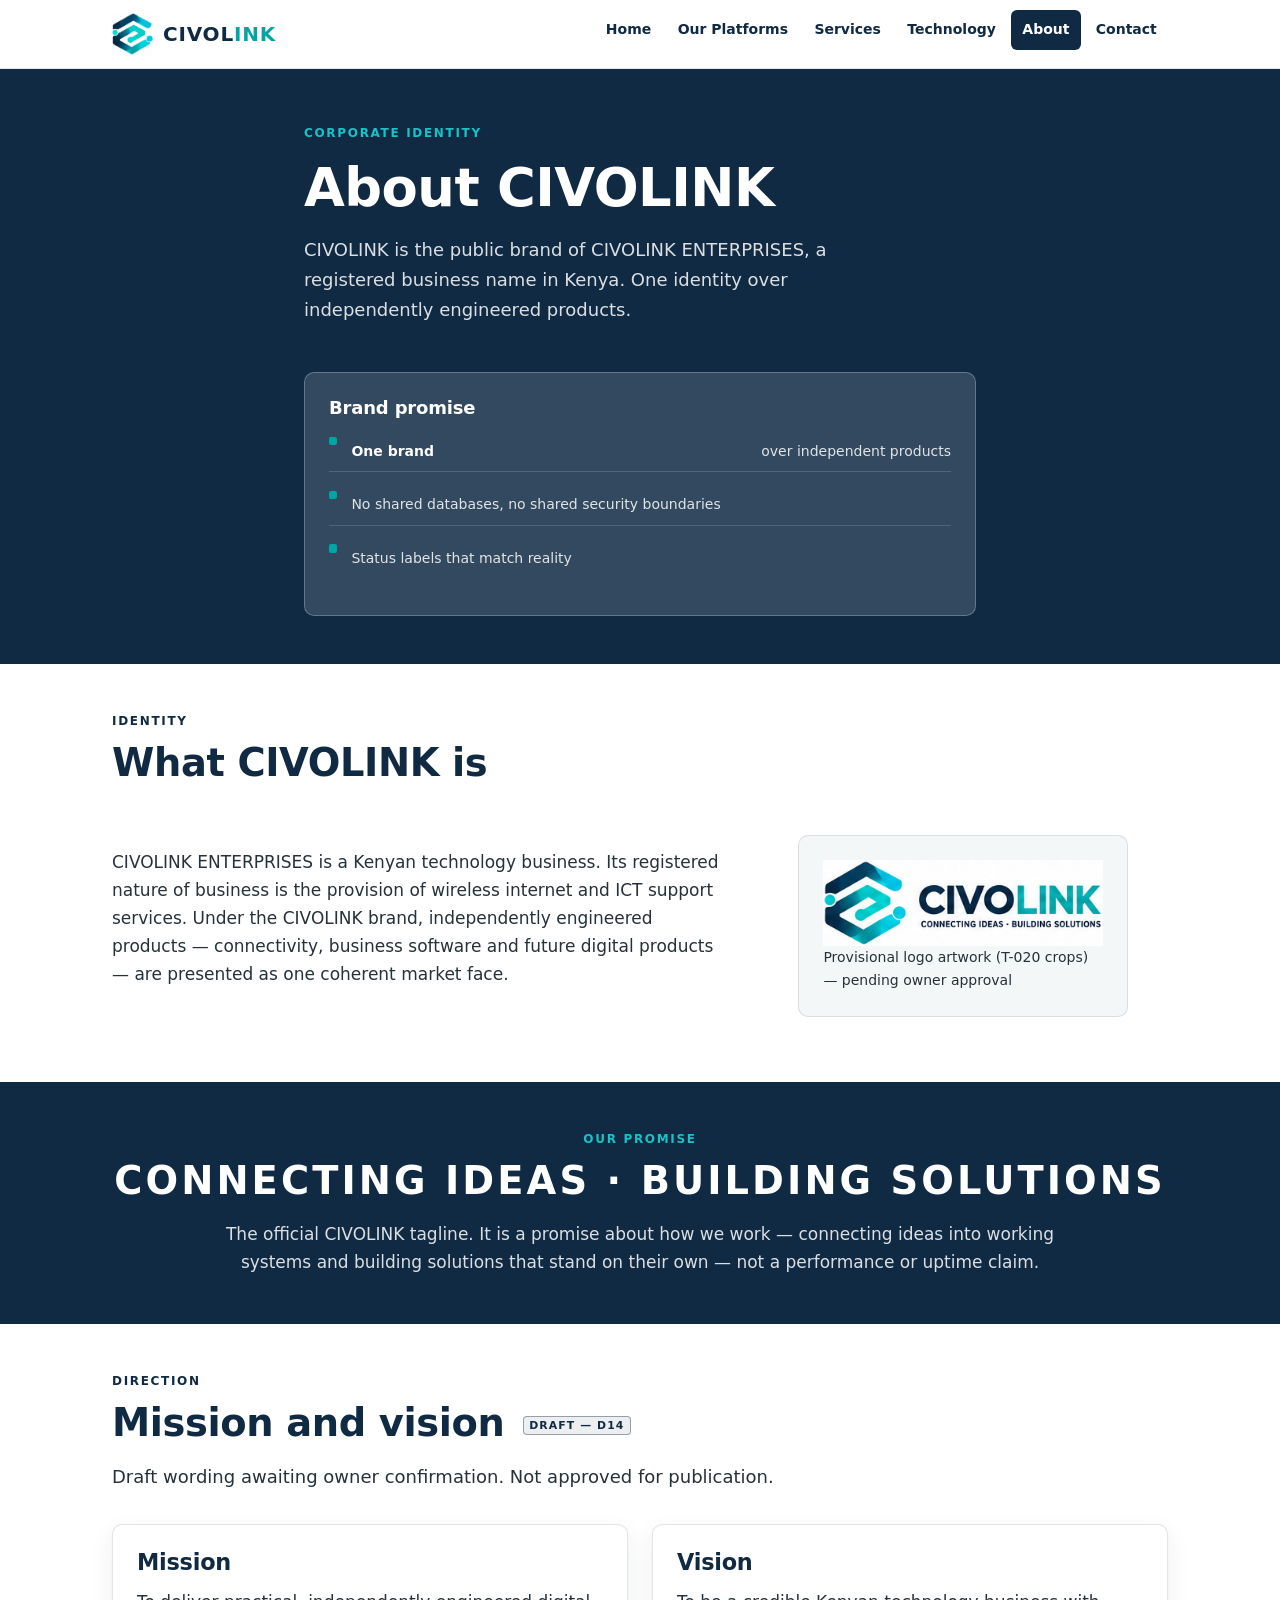
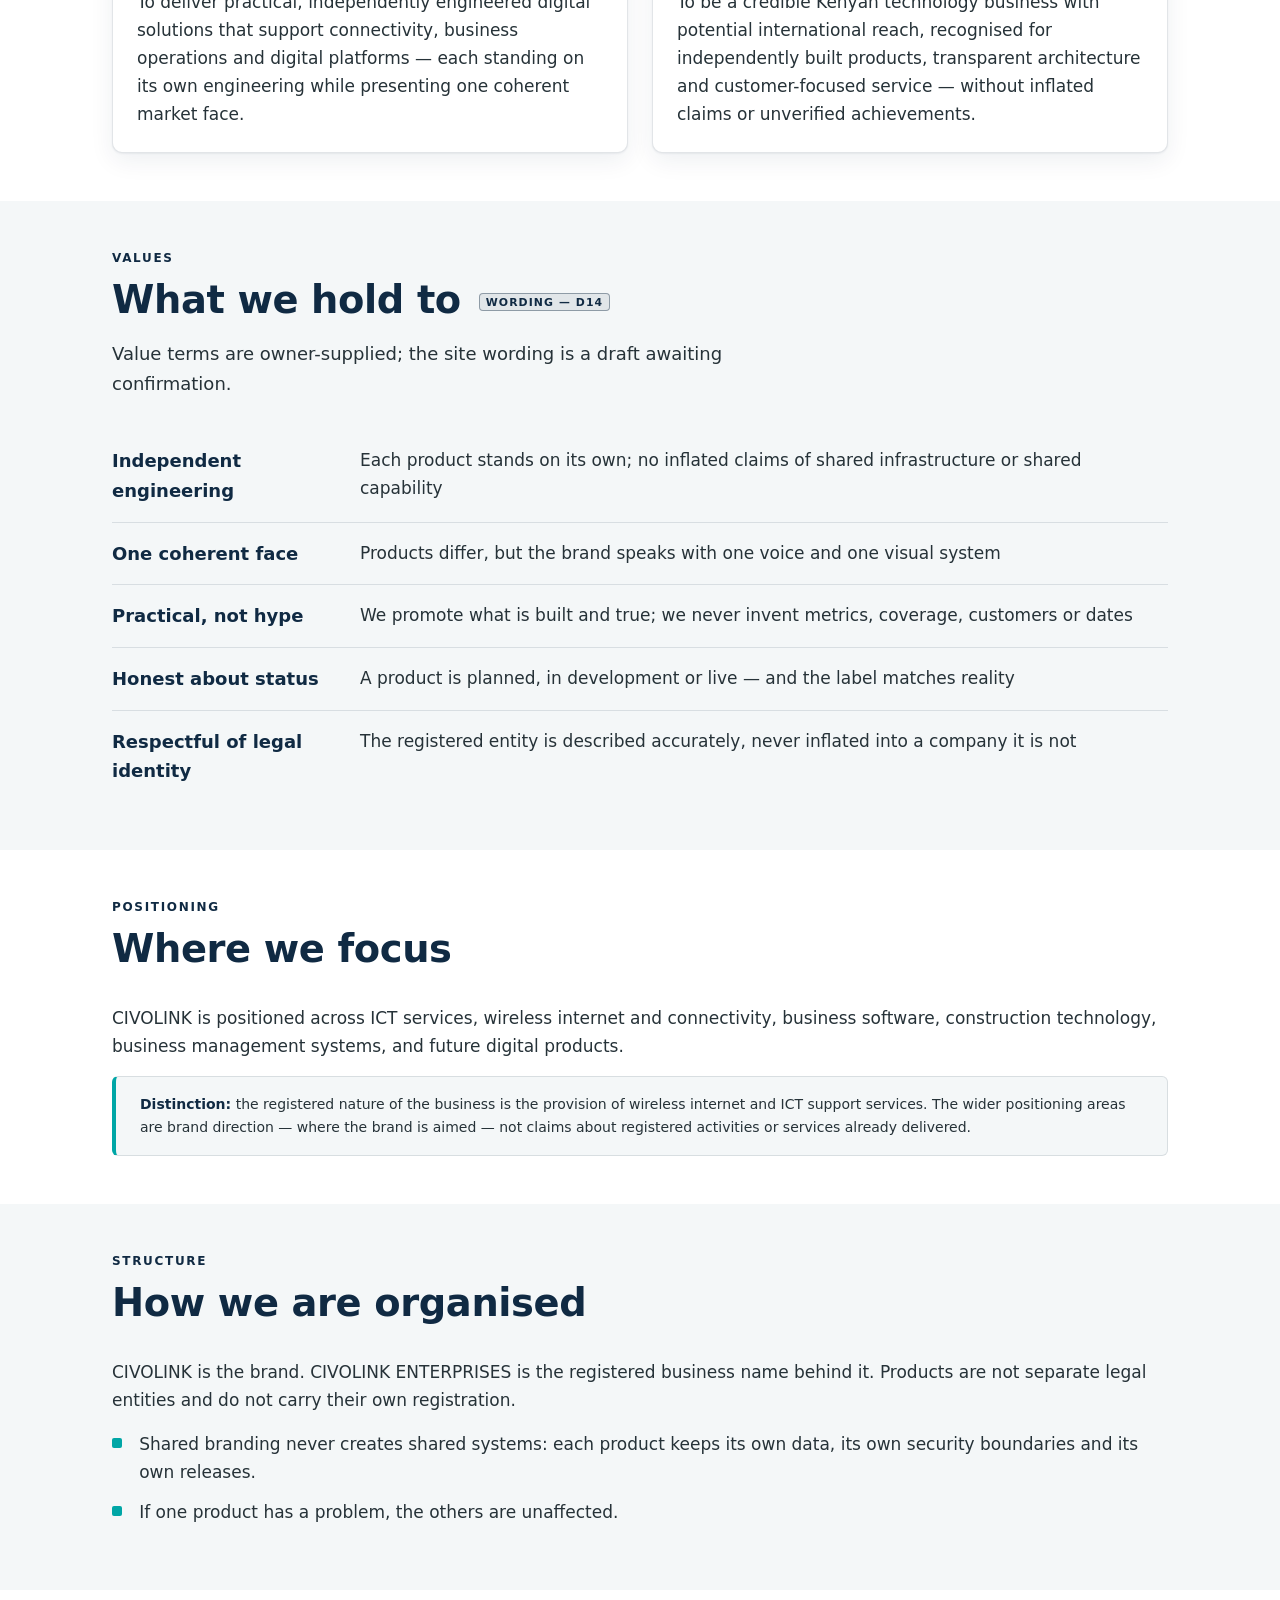
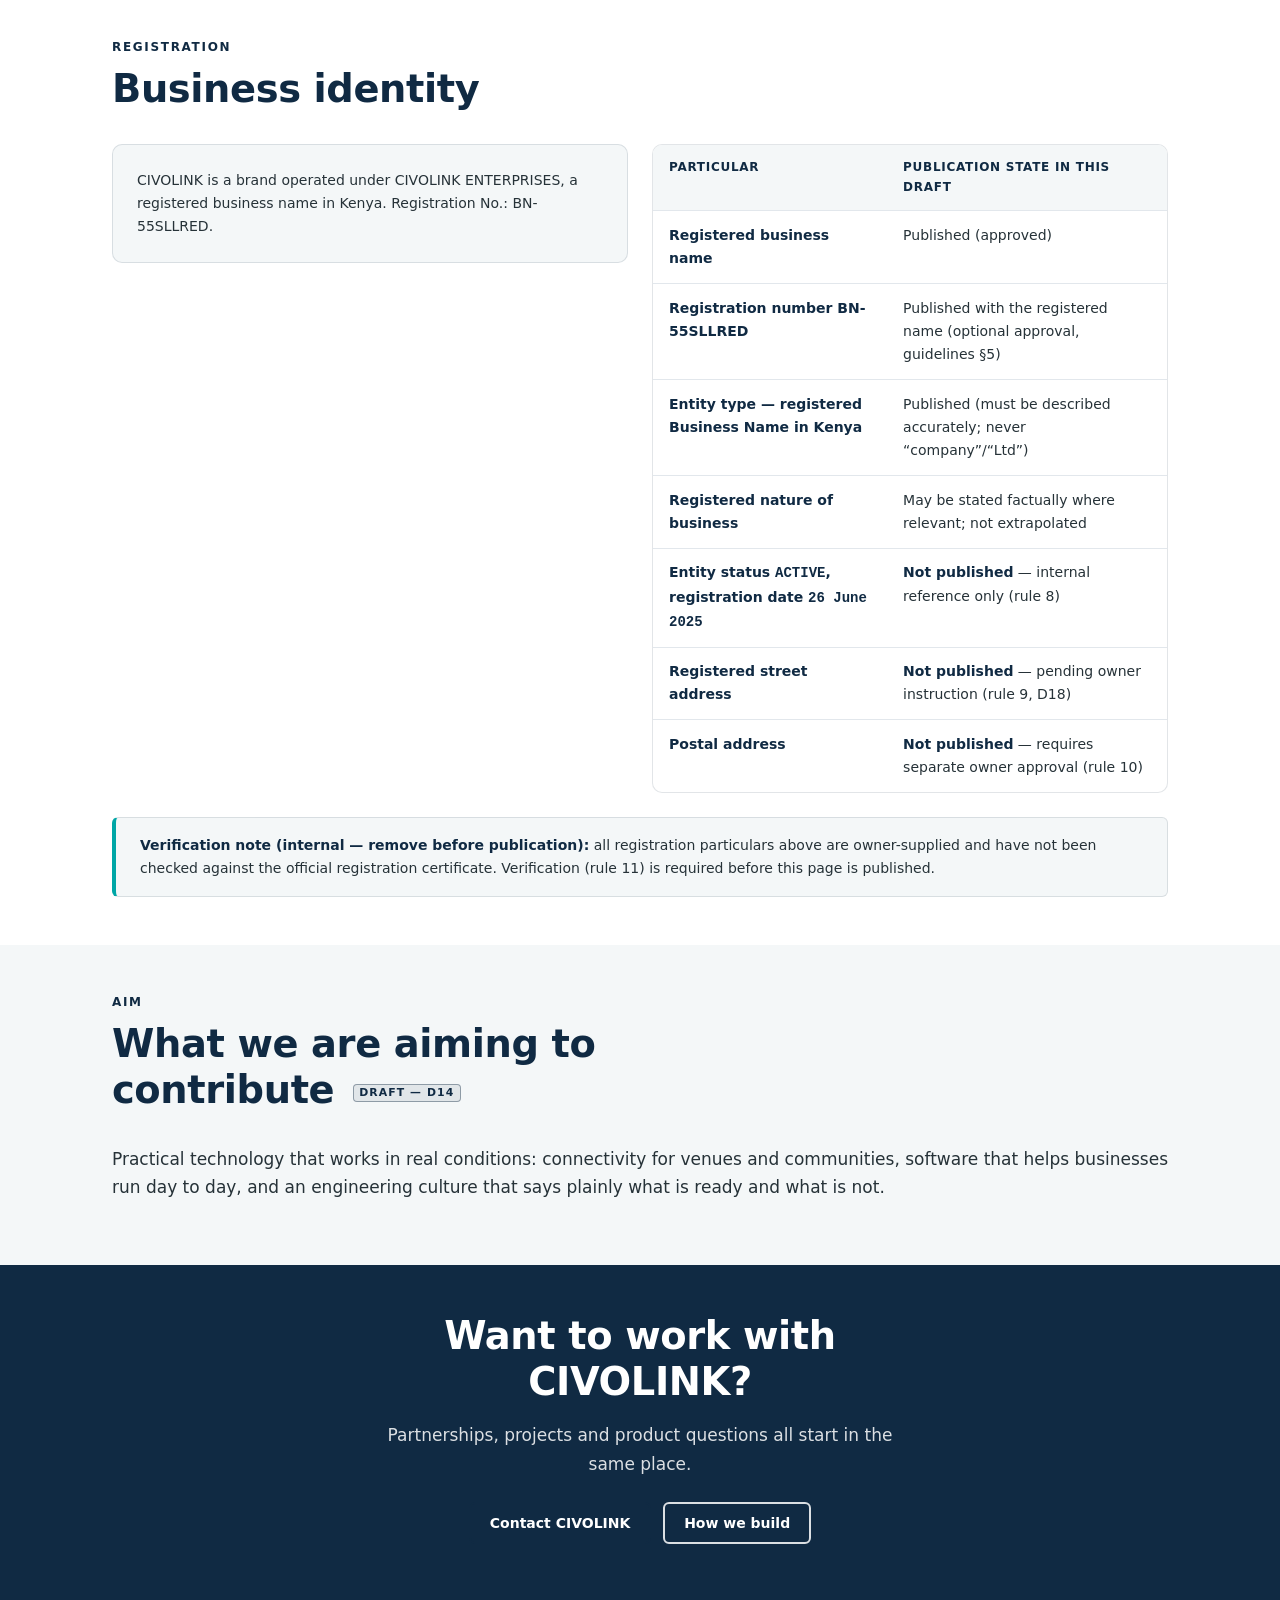
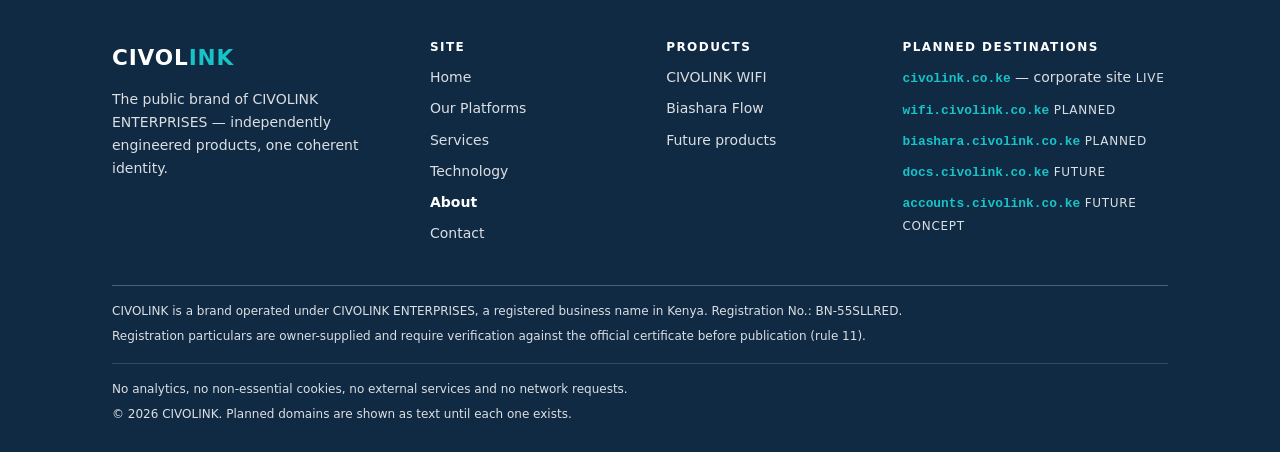
<file: website/about.html>
<!DOCTYPE html>
<!-- 2026-11-16: hostname family updated to the adopted civolink.co.ke base per the D17 adoption addendum (WIFI docs/OWNER_DECISIONS_REGISTER.md); hostnames remain styled text, not links, and no hostname is claimed to resolve. -->
<html lang="en">
<head>
  <meta charset="UTF-8">
  <meta name="viewport" content="width=device-width, initial-scale=1">
  <title>About CIVOLINK — CIVOLINK ENTERPRISES</title>
  <meta name="description" content="CIVOLINK is the public brand of CIVOLINK ENTERPRISES, a registered business name in Kenya: one identity over independently engineered products.">
  <link rel="stylesheet" href="assets/css/styles.css">
</head>
<body>
  <a class="skip-link" href="#main">Skip to content</a>

  <header class="site-header">
    <div class="container site-header__inner">
      <a class="brand" href="index.html">
        <img class="brand__logo" src="assets/logos/CIVOLINK_Mark.png" alt="" width="201" height="206">
        <span class="brand__wordmark">CIVOL<span>INK</span></span>
      </a>
      <button class="nav-toggle" type="button" data-nav-toggle aria-expanded="false" aria-controls="primary-nav">
        <span></span><span></span><span></span>
        <span class="visually-hidden">Menu</span>
      </button>
      <nav class="site-nav" id="primary-nav" aria-label="Primary">
        <ul>
          <li><a href="index.html">Home</a></li>
          <li><a href="our-platforms.html">Our Platforms</a></li>
          <li><a href="services.html">Services</a></li>
          <li><a href="technology.html">Technology</a></li>
          <li><a href="about.html" aria-current="page">About</a></li>
          <li><a href="contact.html">Contact</a></li>
        </ul>
      </nav>
    </div>
  </header>

  <main id="main" tabindex="-1">

    <!-- ============ HERO (navy) ============ -->
    <section class="hero hero--navy hero--single" aria-labelledby="hero-title">
      <div class="container hero__grid">
        <div>
          <span class="hero__eyebrow">Corporate identity</span>
          <h1 id="hero-title">About CIVOLINK</h1>
          <p class="hero__lead">CIVOLINK is the public brand of CIVOLINK ENTERPRISES, a registered business name in Kenya. One identity over independently engineered products.</p>
        </div>
        <aside class="hero__panel">
          <h2>Brand promise</h2>
          <ul class="checks">
            <li><strong>One brand</strong> over independent products</li>
            <li>No shared databases, no shared security boundaries</li>
            <li>Status labels that match reality</li>
          </ul>
        </aside>
      </div>
    </section>

    <!-- ============ WHAT CIVOLINK IS ============ -->
    <section class="section" id="what-civolink-is" aria-labelledby="what-title">
      <div class="container">
        <div class="section__intro">
          <span class="eyebrow">Identity</span>
          <h2 id="what-title">What CIVOLINK is</h2>
        </div>
        <div class="split split--wide-left">
          <div>
            <p>CIVOLINK ENTERPRISES is a Kenyan technology business. Its registered nature of business is the provision of wireless internet and ICT support services. Under the CIVOLINK brand, independently engineered products — connectivity, business software and future digital products — are presented as one coherent market face.</p>
          </div>
          <figure class="split__media">
            <img src="assets/logos/CIVOLINK_Primary.png" alt="CIVOLINK logo artwork (provisional)" width="356" height="110">
            <figcaption class="card__meta">Provisional logo artwork (T-020 crops) — pending owner approval</figcaption>
          </figure>
        </div>
      </div>
    </section>

    <!-- ============ OUR PROMISE (navy tagline band) ============ -->
    <section class="section section--navy" aria-labelledby="promise-title">
      <div class="container" style="text-align:center;">
        <span class="eyebrow">Our promise</span>
        <h2 id="promise-title" style="letter-spacing:0.08em;">CONNECTING IDEAS · BUILDING SOLUTIONS</h2>
        <p style="max-width:52rem;margin:0 auto;">The official CIVOLINK tagline. It is a promise about how we work — connecting ideas into working systems and building solutions that stand on their own — not a performance or uptime claim.</p>
      </div>
    </section>

    <!-- ============ MISSION AND VISION ============ -->
    <section class="section" id="mission-vision" aria-labelledby="mission-title">
      <div class="container">
        <div class="section__intro">
          <span class="eyebrow">Direction</span>
          <h2 id="mission-title">Mission and vision <span class="draft-tag">DRAFT — D14</span></h2>
          <p>Draft wording awaiting owner confirmation. Not approved for publication.</p>
        </div>
        <div class="grid grid--2">
          <article class="card">
            <h3>Mission</h3>
            <p class="mb-0">To deliver practical, independently engineered digital solutions that support connectivity, business operations and digital platforms — each standing on its own engineering while presenting one coherent market face.</p>
          </article>
          <article class="card">
            <h3>Vision</h3>
            <p class="mb-0">To be a credible Kenyan technology business with potential international reach, recognised for independently built products, transparent architecture and customer-focused service — without inflated claims or unverified achievements.</p>
          </article>
        </div>
      </div>
    </section>

    <!-- ============ VALUES ============ -->
    <section class="section section--cloud" id="values" aria-labelledby="values-title">
      <div class="container">
        <div class="section__intro">
          <span class="eyebrow">Values</span>
          <h2 id="values-title">What we hold to <span class="draft-tag">WORDING — D14</span></h2>
          <p>Value terms are owner-supplied; the site wording is a draft awaiting confirmation.</p>
        </div>
        <ul class="values">
          <li><strong>Independent engineering</strong><span>Each product stands on its own; no inflated claims of shared infrastructure or shared capability</span></li>
          <li><strong>One coherent face</strong><span>Products differ, but the brand speaks with one voice and one visual system</span></li>
          <li><strong>Practical, not hype</strong><span>We promote what is built and true; we never invent metrics, coverage, customers or dates</span></li>
          <li><strong>Honest about status</strong><span>A product is planned, in development or live — and the label matches reality</span></li>
          <li><strong>Respectful of legal identity</strong><span>The registered entity is described accurately, never inflated into a company it is not</span></li>
        </ul>
      </div>
    </section>

    <!-- ============ WHERE WE FOCUS ============ -->
    <section class="section" id="focus" aria-labelledby="focus-title">
      <div class="container">
        <div class="section__intro">
          <span class="eyebrow">Positioning</span>
          <h2 id="focus-title">Where we focus</h2>
        </div>
        <p>CIVOLINK is positioned across ICT services, wireless internet and connectivity, business software, construction technology, business management systems, and future digital products.</p>
        <div class="notice">
          <p><strong>Distinction:</strong> the registered nature of the business is the provision of wireless internet and ICT support services. The wider positioning areas are brand direction — where the brand is aimed — not claims about registered activities or services already delivered.</p>
        </div>
      </div>
    </section>

    <!-- ============ HOW WE ARE ORGANISED ============ -->
    <section class="section section--cloud" id="organisation" aria-labelledby="organisation-title">
      <div class="container">
        <div class="section__intro">
          <span class="eyebrow">Structure</span>
          <h2 id="organisation-title">How we are organised</h2>
        </div>
        <p>CIVOLINK is the brand. CIVOLINK ENTERPRISES is the registered business name behind it. Products are not separate legal entities and do not carry their own registration.</p>
        <ul class="checks">
          <li>Shared branding never creates shared systems: each product keeps its own data, its own security boundaries and its own releases.</li>
          <li>If one product has a problem, the others are unaffected.</li>
        </ul>
      </div>
    </section>

    <!-- ============ BUSINESS IDENTITY ============ -->
    <section class="section" id="identity" aria-labelledby="identity-title">
      <div class="container">
        <div class="section__intro">
          <span class="eyebrow">Registration</span>
          <h2 id="identity-title">Business identity</h2>
        </div>
        <div class="grid grid--2">
          <div class="identity-block">
            <p>CIVOLINK is a brand operated under CIVOLINK ENTERPRISES, a registered business name in Kenya. Registration No.: BN-55SLLRED.</p>
          </div>
          <div class="table-wrap">
            <table class="data stackable">
              <thead>
                <tr><th scope="col">Particular</th><th scope="col">Publication state in this draft</th></tr>
              </thead>
              <tbody>
                <tr><th scope="row">Registered business name</th><td>Published (approved)</td></tr>
                <tr><th scope="row">Registration number BN-55SLLRED</th><td>Published with the registered name (optional approval, guidelines §5)</td></tr>
                <tr><th scope="row">Entity type — registered Business Name in Kenya</th><td>Published (must be described accurately; never &ldquo;company&rdquo;/&ldquo;Ltd&rdquo;)</td></tr>
                <tr><th scope="row">Registered nature of business</th><td>May be stated factually where relevant; not extrapolated</td></tr>
                <tr><th scope="row">Entity status <code>ACTIVE</code>, registration date <code>26 June 2025</code></th><td><strong>Not published</strong> — internal reference only (rule 8)</td></tr>
                <tr><th scope="row">Registered street address</th><td><strong>Not published</strong> — pending owner instruction (rule 9, D18)</td></tr>
                <tr><th scope="row">Postal address</th><td><strong>Not published</strong> — requires separate owner approval (rule 10)</td></tr>
              </tbody>
            </table>
          </div>
        </div>
        <div class="notice" style="margin-top:var(--sp-5);">
          <p><strong>Verification note (internal — remove before publication):</strong> all registration particulars above are owner-supplied and have not been checked against the official registration certificate. Verification (rule 11) is required before this page is published.</p>
        </div>
      </div>
    </section>

    <!-- ============ CONTRIBUTION ============ -->
    <section class="section section--cloud" id="contribution" aria-labelledby="contribution-title">
      <div class="container">
        <div class="section__intro">
          <span class="eyebrow">Aim</span>
          <h2 id="contribution-title">What we are aiming to contribute <span class="draft-tag">DRAFT — D14</span></h2>
        </div>
        <p>Practical technology that works in real conditions: connectivity for venues and communities, software that helps businesses run day to day, and an engineering culture that says plainly what is ready and what is not.</p>
      </div>
    </section>

    <!-- ============ CTA BAND ============ -->
    <section class="cta-band" aria-labelledby="cta-title">
      <div class="container">
        <h2 id="cta-title">Want to work with CIVOLINK?</h2>
        <p>Partnerships, projects and product questions all start in the same place.</p>
        <div class="cta-band__actions">
          <a class="btn btn--primary" href="contact.html">Contact CIVOLINK</a>
          <a class="btn btn--ghost-light" href="technology.html">How we build</a>
        </div>
      </div>
    </section>

  </main>

  <footer class="site-footer">
    <div class="container">
      <div class="footer-grid">
        <div class="footer-brand">
          <span class="brand__wordmark">CIVOL<span>INK</span></span>
          <p>The public brand of CIVOLINK ENTERPRISES — independently engineered products, one coherent identity.</p>
        </div>
        <div>
          <h3>Site</h3>
          <ul class="footer-links">
            <li><a href="index.html">Home</a></li>
            <li><a href="our-platforms.html">Our Platforms</a></li>
            <li><a href="services.html">Services</a></li>
            <li><a href="technology.html">Technology</a></li>
            <li><a href="about.html" aria-current="page">About</a></li>
            <li><a href="contact.html">Contact</a></li>
          </ul>
        </div>
        <div>
          <h3>Products</h3>
          <ul class="footer-links">
            <li><a href="services.html#civoli-wifi">CIVOLINK WIFI</a></li>
            <li><a href="services.html#biashara-flow">Biashara Flow</a></li>
            <li><a href="services.html#future-products">Future products</a></li>
          </ul>
        </div>
        <div>
          <h3>Planned destinations</h3>
          <ul class="footer-domains">
            <li><span class="domain-ref">civolink.co.ke</span> — corporate site <span class="domain-state">live</span></li>
            <li><span class="domain-ref">wifi.civolink.co.ke</span> <span class="domain-state">planned</span></li>
            <li><span class="domain-ref">biashara.civolink.co.ke</span> <span class="domain-state">planned</span></li>
            <li><span class="domain-ref">docs.civolink.co.ke</span> <span class="domain-state">future</span></li>
            <li><span class="domain-ref">accounts.civolink.co.ke</span> <span class="domain-state">future concept</span></li>
          </ul>
        </div>
      </div>
      <div class="footer-identity">
        <p>CIVOLINK is a brand operated under CIVOLINK ENTERPRISES, a registered business name in Kenya. Registration No.: BN-55SLLRED.</p>
        <p>Registration particulars are owner-supplied and require verification against the official certificate before publication (rule 11).</p>
      </div>
      <div class="footer-note">
        <p>No analytics, no non-essential cookies, no external services and no network requests.</p>
        <p>© <span data-year>2026</span> CIVOLINK. Planned domains are shown as text until each one exists.</p>
      </div>
    </div>
  </footer>

  <script src="assets/js/main.js"></script>
</body>
</html>
</file>
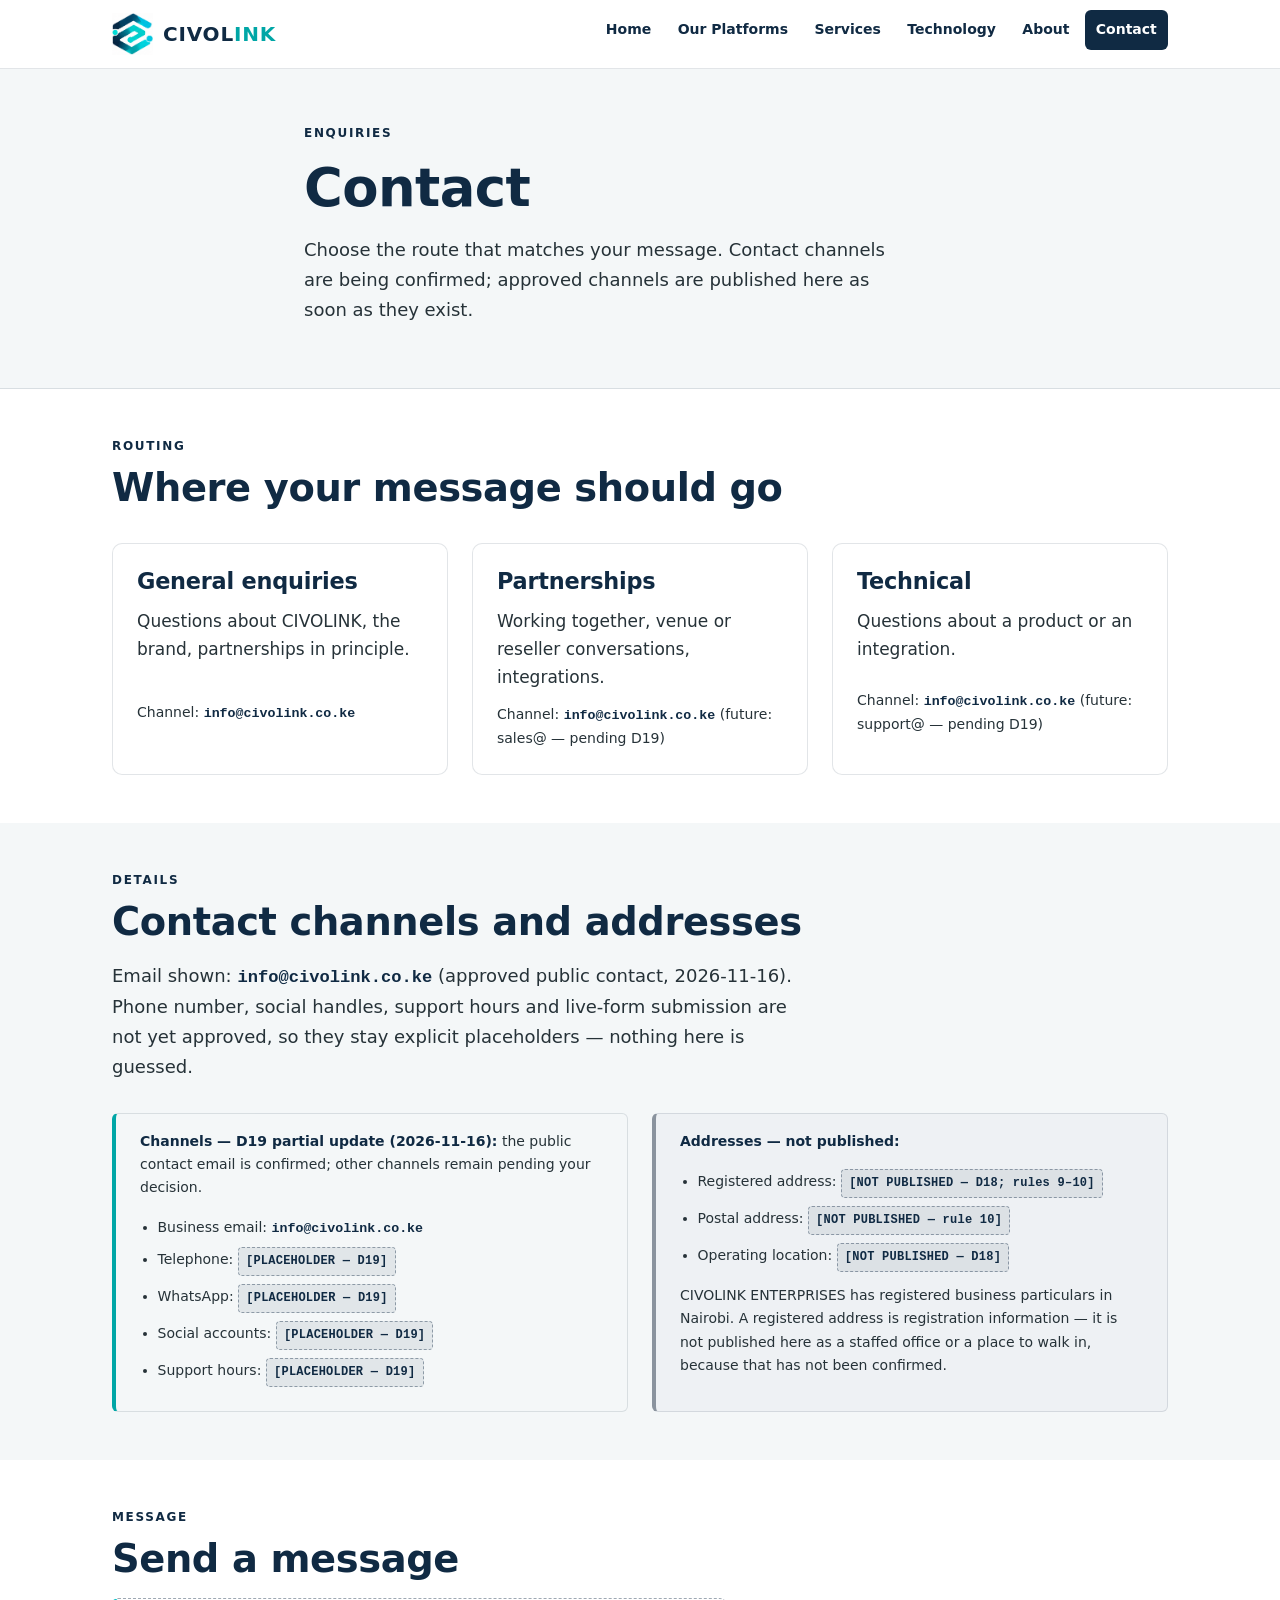
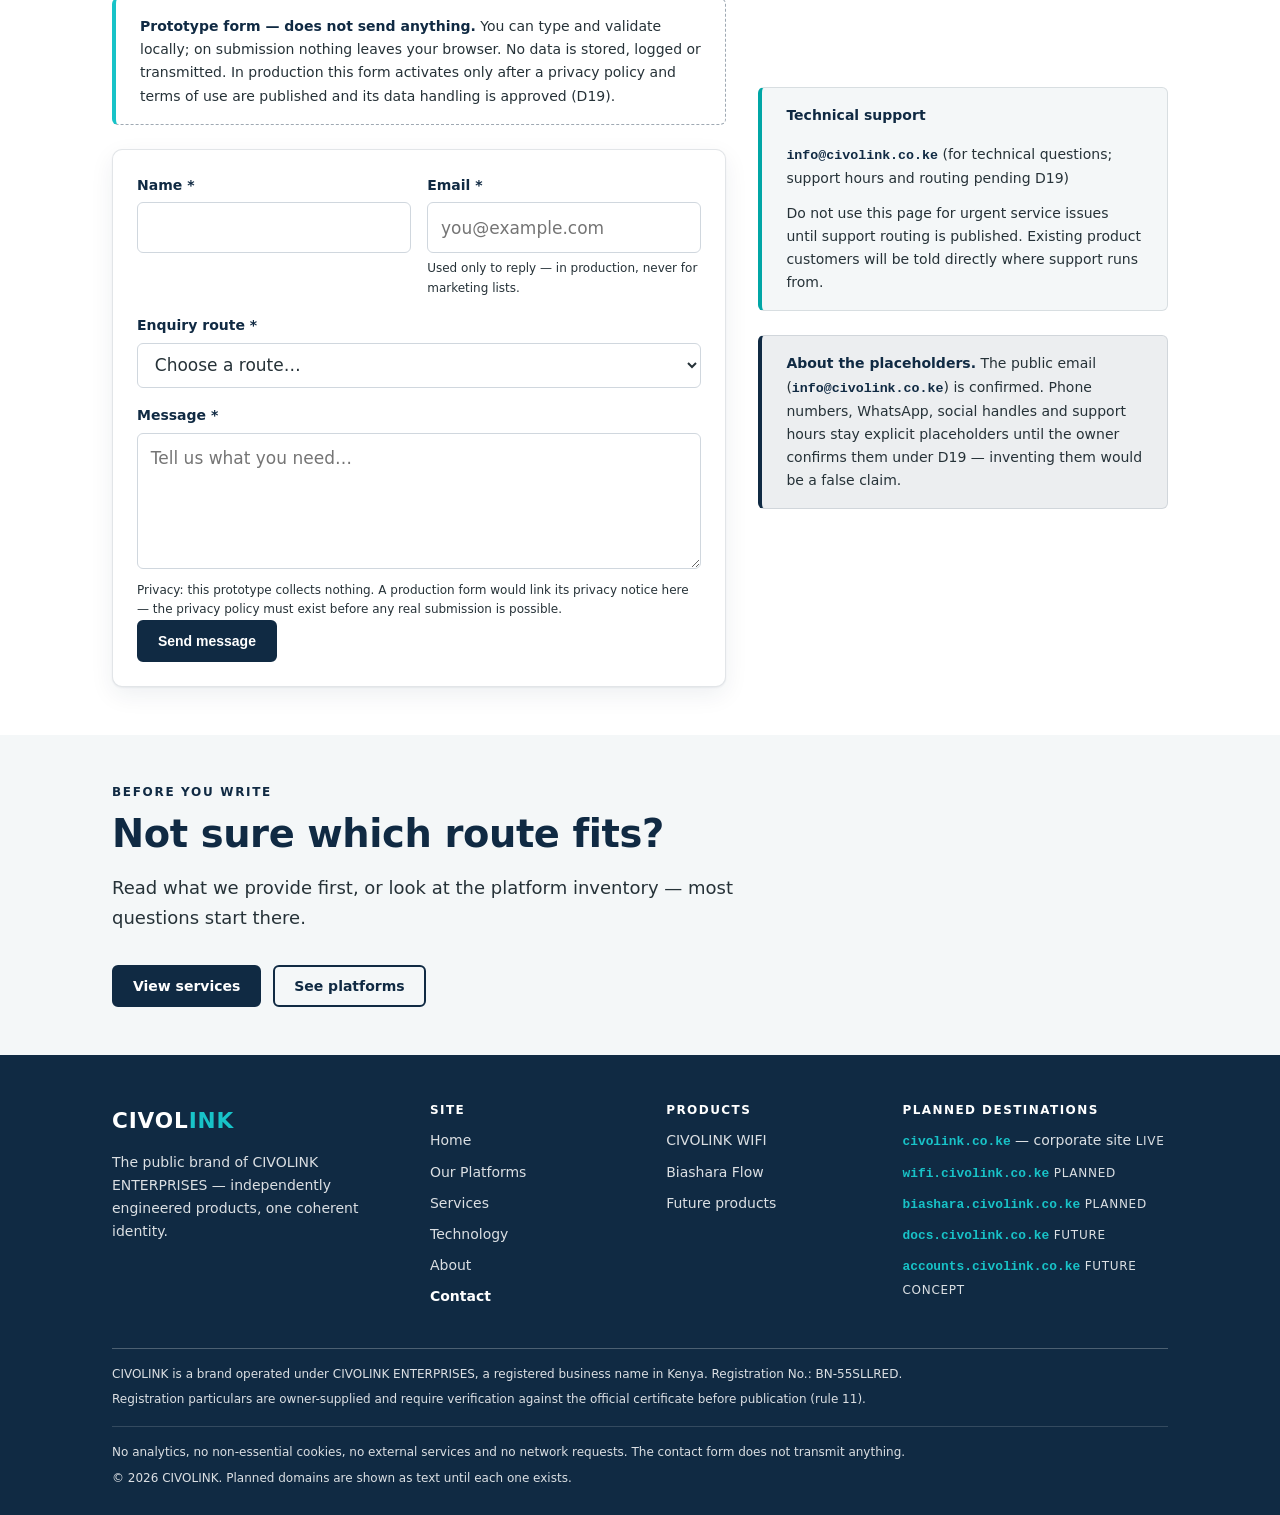
<file: website/contact.html>
<!DOCTYPE html>
<!-- 2026-11-16: hostname family updated to the adopted civolink.co.ke base per the D17 adoption addendum (WIFI docs/OWNER_DECISIONS_REGISTER.md); hostnames remain styled text, not links, and no hostname is claimed to resolve. -->
<html lang="en">
<head>
  <meta charset="UTF-8">
  <meta name="viewport" content="width=device-width, initial-scale=1">
  <title>Contact — CIVOLINK</title>
  <meta name="description" content="Contact CIVOLINK: general, partnership and technical enquiry routes. Contact channels are being confirmed and are published here as soon as they are approved.">
  <link rel="stylesheet" href="assets/css/styles.css">
</head>
<body>
  <a class="skip-link" href="#main">Skip to content</a>

  <header class="site-header">
    <div class="container site-header__inner">
      <a class="brand" href="index.html">
        <img class="brand__logo" src="assets/logos/CIVOLINK_Mark.png" alt="" width="201" height="206">
        <span class="brand__wordmark">CIVOL<span>INK</span></span>
      </a>
      <button class="nav-toggle" type="button" data-nav-toggle aria-expanded="false" aria-controls="primary-nav">
        <span></span><span></span><span></span>
        <span class="visually-hidden">Menu</span>
      </button>
      <nav class="site-nav" id="primary-nav" aria-label="Primary">
        <ul>
          <li><a href="index.html">Home</a></li>
          <li><a href="our-platforms.html">Our Platforms</a></li>
          <li><a href="services.html">Services</a></li>
          <li><a href="technology.html">Technology</a></li>
          <li><a href="about.html">About</a></li>
          <li><a href="contact.html" aria-current="page">Contact</a></li>
        </ul>
      </nav>
    </div>
  </header>

  <main id="main" tabindex="-1">

    <!-- ============ HERO (light) ============ -->
    <section class="hero hero--light hero--single" aria-labelledby="hero-title">
      <div class="container hero__grid">
        <div>
          <span class="hero__eyebrow">Enquiries</span>
          <h1 id="hero-title">Contact</h1>
          <p class="hero__lead">Choose the route that matches your message. Contact channels are being confirmed; approved channels are published here as soon as they exist.</p>
        </div>
      </div>
    </section>

    <!-- ============ ROUTES ============ -->
    <section class="section" aria-labelledby="routes-title">
      <div class="container">
        <div class="section__intro">
          <span class="eyebrow">Routing</span>
          <h2 id="routes-title">Where your message should go</h2>
        </div>
        <div class="grid grid--3">
          <article class="card card--flat">
            <h3>General enquiries</h3>
            <p>Questions about CIVOLINK, the brand, partnerships in principle.</p>
            <p class="card__meta mb-0">Channel: <span class="domain-ref">info@civolink.co.ke</span></p>
          </article>
          <article class="card card--flat">
            <h3>Partnerships</h3>
            <p>Working together, venue or reseller conversations, integrations.</p>
            <p class="card__meta mb-0">Channel: <span class="domain-ref">info@civolink.co.ke</span> <span class="domain-state">(future: sales@ — pending D19)</span></p>
          </article>
          <article class="card card--flat">
            <h3>Technical</h3>
            <p>Questions about a product or an integration.</p>
            <p class="card__meta mb-0">Channel: <span class="domain-ref">info@civolink.co.ke</span> <span class="domain-state">(future: support@ — pending D19)</span></p>
          </article>
        </div>
      </div>
    </section>

    <!-- ============ CHANNELS + ADDRESSES ============ -->
    <section class="section section--cloud" aria-labelledby="channels-title">
      <div class="container">
        <div class="section__intro">
          <span class="eyebrow">Details</span>
          <h2 id="channels-title">Contact channels and addresses</h2>
          <p>Email shown: <span class="domain-ref">info@civolink.co.ke</span> (approved public contact, 2026-11-16). Phone number, social handles, support hours and live-form submission are not yet approved, so they stay explicit placeholders — nothing here is guessed.</p>
        </div>
        <div class="grid grid--2">
          <div class="notice">
            <p><strong>Channels — D19 partial update (2026-11-16):</strong> the public contact email is confirmed; other channels remain pending your decision.</p>
            <ul class="mb-0" style="margin-bottom:0;">
              <li>Business email: <span class="domain-ref">info@civolink.co.ke</span></li>
              <li>Telephone: <span class="placeholder">[PLACEHOLDER — D19]</span></li>
              <li>WhatsApp: <span class="placeholder">[PLACEHOLDER — D19]</span></li>
              <li>Social accounts: <span class="placeholder">[PLACEHOLDER — D19]</span></li>
              <li>Support hours: <span class="placeholder">[PLACEHOLDER — D19]</span></li>
            </ul>
          </div>
          <div class="notice notice--restrict">
            <p><strong>Addresses — not published:</strong></p>
            <ul style="margin-bottom:0;">
              <li>Registered address: <span class="placeholder">[NOT PUBLISHED — D18; rules 9–10]</span></li>
              <li>Postal address: <span class="placeholder">[NOT PUBLISHED — rule 10]</span></li>
              <li>Operating location: <span class="placeholder">[NOT PUBLISHED — D18]</span></li>
            </ul>
            <p class="mb-0" style="margin-top:var(--sp-3);">CIVOLINK ENTERPRISES has registered business particulars in Nairobi. A registered address is registration information — it is not published here as a staffed office or a place to walk in, because that has not been confirmed.</p>
          </div>
        </div>
      </div>
    </section>

    <!-- ============ FORM ============ -->
    <section class="section" id="send-message" aria-labelledby="form-title">
      <div class="container split split--wide-left">
        <div>
          <span class="eyebrow">Message</span>
          <h2 id="form-title">Send a message</h2>

          <div class="notice notice--prototype" style="margin-bottom:var(--sp-5);">
            <p class="mb-0"><strong>Prototype form — does not send anything.</strong> You can type and validate locally; on submission nothing leaves your browser. No data is stored, logged or transmitted. In production this form activates only after a privacy policy and terms of use are published and its data handling is approved (D19).</p>
          </div>

          <form class="form-card" data-prototype-form novalidate>
            <div class="form-grid">
              <div class="form-row--2">
                <div class="field">
                  <label for="f-name">Name <span class="req" aria-hidden="true">*</span></label>
                  <input id="f-name" name="name" type="text" required autocomplete="name" aria-required="true" aria-describedby="e-name">
                  <span class="error" id="e-name">Please enter your name.</span>
                </div>
                <div class="field">
                  <label for="f-email">Email <span class="req" aria-hidden="true">*</span></label>
                  <input id="f-email" name="email" type="email" required autocomplete="email" aria-required="true" aria-describedby="e-email" placeholder="you@example.com">
                  <span class="error" id="e-email">Please enter a valid email address.</span>
                  <span class="hint">Used only to reply — in production, never for marketing lists.</span>
                </div>
              </div>
              <div class="field">
                <label for="f-route">Enquiry route <span class="req" aria-hidden="true">*</span></label>
                <select id="f-route" name="route" required aria-required="true" aria-describedby="e-route">
                  <option value="">Choose a route…</option>
                  <option value="general">General enquiries</option>
                  <option value="partnership">Partnerships</option>
                  <option value="technical">Technical</option>
                </select>
                <span class="error" id="e-route">Please choose an enquiry route.</span>
              </div>
              <div class="field">
                <label for="f-message">Message <span class="req" aria-hidden="true">*</span></label>
                <textarea id="f-message" name="message" required aria-required="true" aria-describedby="e-message" placeholder="Tell us what you need…"></textarea>
                <span class="error" id="e-message">Please enter a message of at least 10 characters.</span>
              </div>
            </div>
            <p class="form-privacy">Privacy: this prototype collects nothing. A production form would link its privacy notice here — the privacy policy must exist before any real submission is possible.</p>
            <button class="btn btn--primary" type="submit">Send message</button>
            <div class="form-status" data-form-status role="status" aria-live="polite" tabindex="-1"></div>
          </form>
        </div>

        <div>
          <div class="notice" style="margin-bottom:var(--sp-5);">
            <p><strong>Technical support</strong></p>
            <p class="mb-0"><span class="domain-ref">info@civolink.co.ke</span> <span class="domain-state">(for technical questions; support hours and routing pending D19)</span></p>
            <p class="mb-0" style="margin-top:var(--sp-3);">Do not use this page for urgent service issues until support routing is published. Existing product customers will be told directly where support runs from.</p>
          </div>
          <div class="notice notice--draft">
            <p><strong>About the placeholders.</strong> The public email (<span class="domain-ref">info@civolink.co.ke</span>) is confirmed. Phone numbers, WhatsApp, social handles and support hours stay explicit placeholders until the owner confirms them under D19 — inventing them would be a false claim.</p>
          </div>
        </div>
      </div>
    </section>

    <!-- ============ ALTERNATIVES ============ -->
    <section class="section section--cloud" aria-labelledby="alt-title">
      <div class="container">
        <div class="section__intro">
          <span class="eyebrow">Before you write</span>
          <h2 id="alt-title">Not sure which route fits?</h2>
          <p>Read what we provide first, or look at the platform inventory — most questions start there.</p>
        </div>
        <div class="cta-band__actions" style="justify-content:flex-start;">
          <a class="btn btn--primary" href="services.html">View services</a>
          <a class="btn btn--ghost" href="our-platforms.html">See platforms</a>
        </div>
      </div>
    </section>

  </main>

  <footer class="site-footer">
    <div class="container">
      <div class="footer-grid">
        <div class="footer-brand">
          <span class="brand__wordmark">CIVOL<span>INK</span></span>
          <p>The public brand of CIVOLINK ENTERPRISES — independently engineered products, one coherent identity.</p>
        </div>
        <div>
          <h3>Site</h3>
          <ul class="footer-links">
            <li><a href="index.html">Home</a></li>
            <li><a href="our-platforms.html">Our Platforms</a></li>
            <li><a href="services.html">Services</a></li>
            <li><a href="technology.html">Technology</a></li>
            <li><a href="about.html">About</a></li>
            <li><a href="contact.html" aria-current="page">Contact</a></li>
          </ul>
        </div>
        <div>
          <h3>Products</h3>
          <ul class="footer-links">
            <li><a href="services.html#civoli-wifi">CIVOLINK WIFI</a></li>
            <li><a href="services.html#biashara-flow">Biashara Flow</a></li>
            <li><a href="services.html#future-products">Future products</a></li>
          </ul>
        </div>
        <div>
          <h3>Planned destinations</h3>
          <ul class="footer-domains">
            <li><span class="domain-ref">civolink.co.ke</span> — corporate site <span class="domain-state">live</span></li>
            <li><span class="domain-ref">wifi.civolink.co.ke</span> <span class="domain-state">planned</span></li>
            <li><span class="domain-ref">biashara.civolink.co.ke</span> <span class="domain-state">planned</span></li>
            <li><span class="domain-ref">docs.civolink.co.ke</span> <span class="domain-state">future</span></li>
            <li><span class="domain-ref">accounts.civolink.co.ke</span> <span class="domain-state">future concept</span></li>
          </ul>
        </div>
      </div>
      <div class="footer-identity">
        <p>CIVOLINK is a brand operated under CIVOLINK ENTERPRISES, a registered business name in Kenya. Registration No.: BN-55SLLRED.</p>
        <p>Registration particulars are owner-supplied and require verification against the official certificate before publication (rule 11).</p>
      </div>
      <div class="footer-note">
        <p>No analytics, no non-essential cookies, no external services and no network requests. The contact form does not transmit anything.</p>
        <p>© <span data-year>2026</span> CIVOLINK. Planned domains are shown as text until each one exists.</p>
      </div>
    </div>
  </footer>

  <script src="assets/js/main.js"></script>
</body>
</html>
</file>
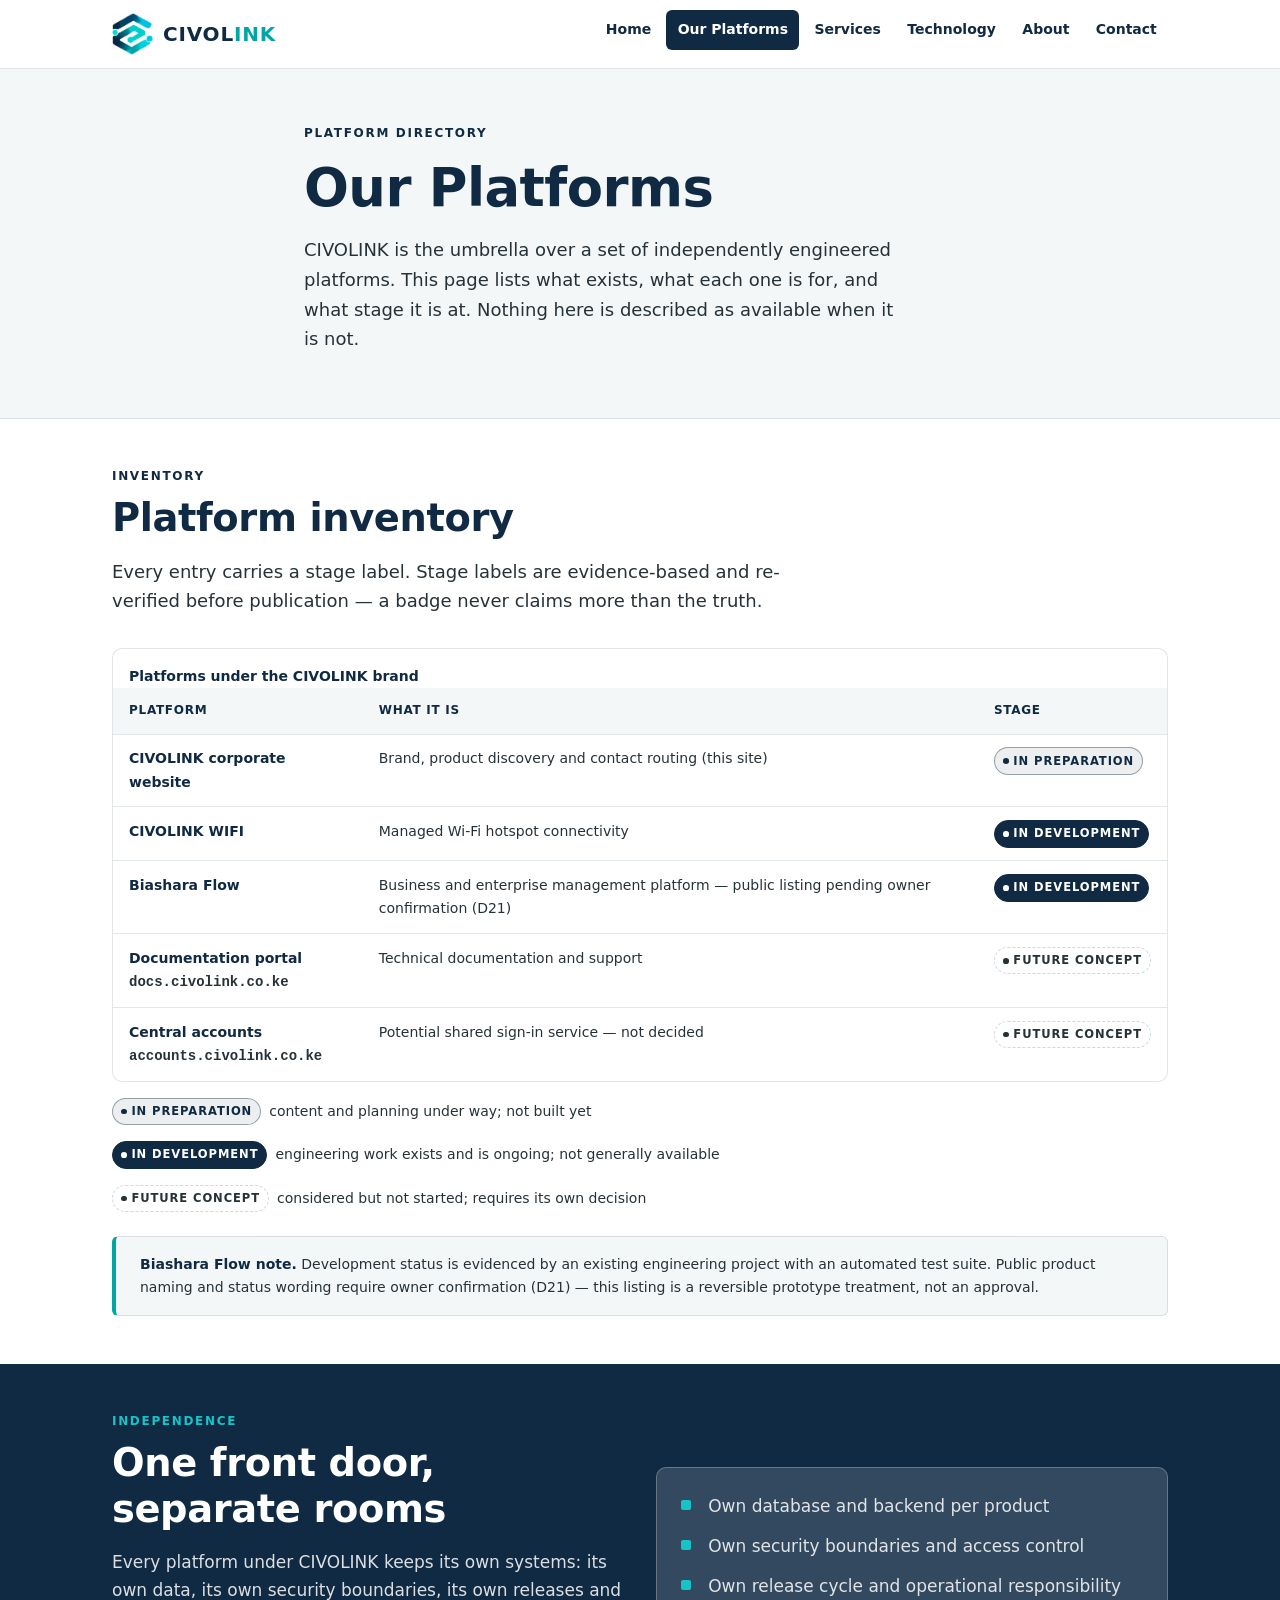
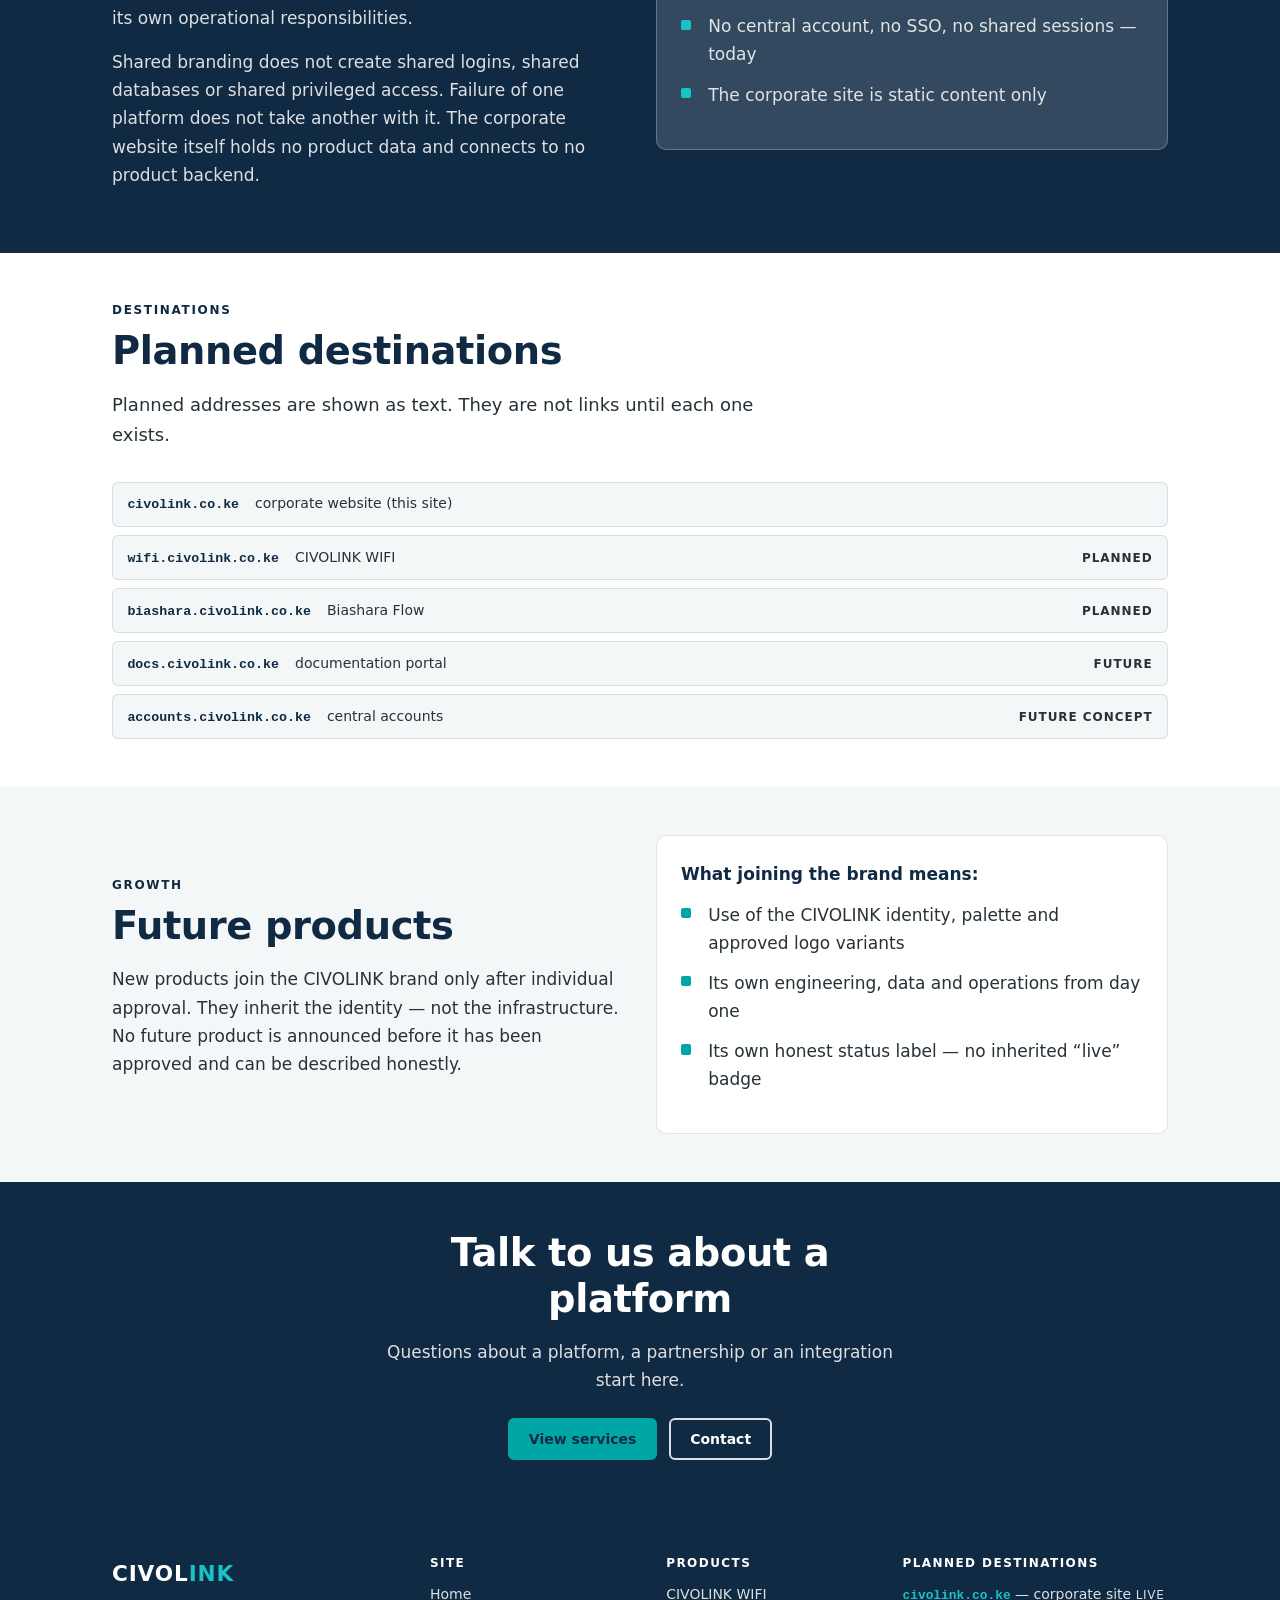
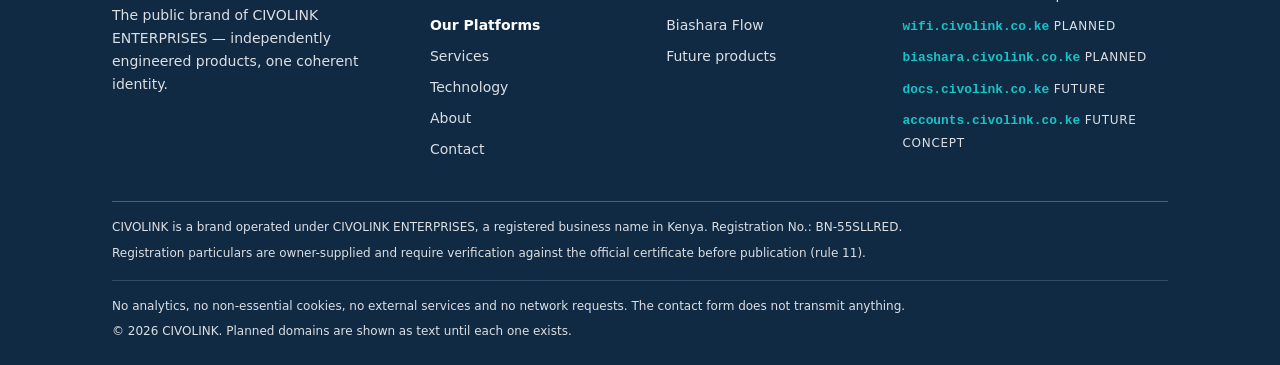
<file: website/our-platforms.html>
<!DOCTYPE html>
<!-- 2026-11-16: hostname family updated to the adopted civolink.co.ke base per the D17 adoption addendum (WIFI docs/OWNER_DECISIONS_REGISTER.md); hostnames remain styled text, not links, and no hostname is claimed to resolve. -->
<html lang="en">
<head>
  <meta charset="UTF-8">
  <meta name="viewport" content="width=device-width, initial-scale=1">
  <title>Our Platforms — CIVOLINK</title>
  <meta name="description" content="The platforms under the CIVOLINK brand: managed Wi-Fi, business management software and planned services — each independently engineered.">
  <link rel="stylesheet" href="assets/css/styles.css">
</head>
<body>
  <a class="skip-link" href="#main">Skip to content</a>

  <header class="site-header">
    <div class="container site-header__inner">
      <a class="brand" href="index.html">
        <img class="brand__logo" src="assets/logos/CIVOLINK_Mark.png" alt="" width="201" height="206">
        <span class="brand__wordmark">CIVOL<span>INK</span></span>
      </a>
      <button class="nav-toggle" type="button" data-nav-toggle aria-expanded="false" aria-controls="primary-nav">
        <span></span><span></span><span></span>
        <span class="visually-hidden">Menu</span>
      </button>
      <nav class="site-nav" id="primary-nav" aria-label="Primary">
        <ul>
          <li><a href="index.html">Home</a></li>
          <li><a href="our-platforms.html" aria-current="page">Our Platforms</a></li>
          <li><a href="services.html">Services</a></li>
          <li><a href="technology.html">Technology</a></li>
          <li><a href="about.html">About</a></li>
          <li><a href="contact.html">Contact</a></li>
        </ul>
      </nav>
    </div>
  </header>

  <main id="main" tabindex="-1">

    <!-- ============ HERO (light) ============ -->
    <section class="hero hero--light hero--single" aria-labelledby="hero-title">
      <div class="container hero__grid">
        <div>
          <span class="hero__eyebrow">Platform directory</span>
          <h1 id="hero-title">Our Platforms</h1>
          <p class="hero__lead">CIVOLINK is the umbrella over a set of independently engineered platforms. This page lists what exists, what each one is for, and what stage it is at. Nothing here is described as available when it is not.</p>
        </div>
      </div>
    </section>

    <!-- ============ INVENTORY ============ -->
    <section class="section" id="inventory" aria-labelledby="inv-title">
      <div class="container">
        <div class="section__intro">
          <span class="eyebrow">Inventory</span>
          <h2 id="inv-title">Platform inventory</h2>
          <p>Every entry carries a stage label. Stage labels are evidence-based and re-verified before publication — a badge never claims more than the truth.</p>
        </div>

        <div class="table-wrap">
          <table class="data stackable">
            <caption>Platforms under the CIVOLINK brand</caption>
            <thead>
              <tr>
                <th scope="col">Platform</th>
                <th scope="col">What it is</th>
                <th scope="col">Stage</th>
              </tr>
            </thead>
            <tbody>
              <tr>
                <th scope="row" data-label="Platform">CIVOLINK corporate website</th>
                <td data-label="What it is">Brand, product discovery and contact routing (this site)</td>
                <td data-label="Stage"><span class="badge badge--prep">In preparation</span></td>
              </tr>
              <tr>
                <th scope="row" data-label="Platform">CIVOLINK WIFI</th>
                <td data-label="What it is">Managed Wi-Fi hotspot connectivity</td>
                <td data-label="Stage"><span class="badge badge--dev">In development</span></td>
              </tr>
              <tr>
                <th scope="row" data-label="Platform">Biashara Flow</th>
                <td data-label="What it is">Business and enterprise management platform <span class="muted">— public listing pending owner confirmation (D21)</span></td>
                <td data-label="Stage"><span class="badge badge--dev">In development</span></td>
              </tr>
              <tr>
                <th scope="row" data-label="Platform">Documentation portal<br><span class="muted mono">docs.civolink.co.ke</span></th>
                <td data-label="What it is">Technical documentation and support</td>
                <td data-label="Stage"><span class="badge badge--future">Future concept</span></td>
              </tr>
              <tr>
                <th scope="row" data-label="Platform">Central accounts<br><span class="muted mono">accounts.civolink.co.ke</span></th>
                <td data-label="What it is">Potential shared sign-in service — not decided</td>
                <td data-label="Stage"><span class="badge badge--future">Future concept</span></td>
              </tr>
            </tbody>
          </table>
        </div>

        <ul class="stage-key" aria-label="Stage key">
          <li><span class="badge badge--prep">In preparation</span> content and planning under way; not built yet</li>
          <li><span class="badge badge--dev">In development</span> engineering work exists and is ongoing; not generally available</li>
          <li><span class="badge badge--future">Future concept</span> considered but not started; requires its own decision</li>
        </ul>

        <div class="notice" style="margin-top:var(--sp-5);">
          <p><strong>Biashara Flow note.</strong> Development status is evidenced by an existing engineering project with an automated test suite. Public product naming and status wording require owner confirmation (D21) — this listing is a reversible prototype treatment, not an approval.</p>
        </div>
      </div>
    </section>

    <!-- ============ INDEPENDENCE (navy band) ============ -->
    <section class="section section--navy" aria-labelledby="indep-title">
      <div class="container split">
        <div>
          <span class="eyebrow">Independence</span>
          <h2 id="indep-title">One front door, separate rooms</h2>
          <p>Every platform under CIVOLINK keeps its own systems: its own data, its own security boundaries, its own releases and its own operational responsibilities.</p>
          <p>Shared branding does not create shared logins, shared databases or shared privileged access. Failure of one platform does not take another with it. The corporate website itself holds no product data and connects to no product backend.</p>
        </div>
        <div class="split__media">
          <ul class="checks">
            <li>Own database and backend per product</li>
            <li>Own security boundaries and access control</li>
            <li>Own release cycle and operational responsibility</li>
            <li>No central account, no SSO, no shared sessions — today</li>
            <li>The corporate site is static content only</li>
          </ul>
        </div>
      </div>
    </section>

    <!-- ============ PLANNED DESTINATIONS ============ -->
    <section class="section" aria-labelledby="dest-title">
      <div class="container">
        <div class="section__intro">
          <span class="eyebrow">Destinations</span>
          <h2 id="dest-title">Planned destinations</h2>
          <p>Planned addresses are shown as text. They are not links until each one exists.</p>
        </div>
        <ul class="domains">
          <li><code>civolink.co.ke</code> <span>corporate website (this site)</span></li>
          <li><code>wifi.civolink.co.ke</code> <span>CIVOLINK WIFI</span> <span class="domain-state">planned</span></li>
          <li><code>biashara.civolink.co.ke</code> <span>Biashara Flow</span> <span class="domain-state">planned</span></li>
          <li><code>docs.civolink.co.ke</code> <span>documentation portal</span> <span class="domain-state">future</span></li>
          <li><code>accounts.civolink.co.ke</code> <span>central accounts</span> <span class="domain-state">future concept</span></li>
        </ul>
      </div>
    </section>

    <!-- ============ FUTURE PRODUCTS ============ -->
    <section class="section section--cloud" id="future-products" aria-labelledby="future-title">
      <div class="container split">
        <div>
          <span class="eyebrow">Growth</span>
          <h2 id="future-title">Future products</h2>
          <p>New products join the CIVOLINK brand only after individual approval. They inherit the identity — not the infrastructure. No future product is announced before it has been approved and can be described honestly.</p>
        </div>
        <div class="split__media">
          <p class="mb-0"><strong>What joining the brand means:</strong></p>
          <ul class="checks" style="margin-top:var(--sp-3);">
            <li>Use of the CIVOLINK identity, palette and approved logo variants</li>
            <li>Its own engineering, data and operations from day one</li>
            <li>Its own honest status label — no inherited “live” badge</li>
          </ul>
        </div>
      </div>
    </section>

    <!-- ============ CTA ============ -->
    <section class="cta-band" aria-labelledby="cta-title">
      <div class="container">
        <h2 id="cta-title">Talk to us about a platform</h2>
        <p>Questions about a platform, a partnership or an integration start here.</p>
        <div class="cta-band__actions">
          <a class="btn btn--accent" href="services.html">View services</a>
          <a class="btn btn--ghost-light" href="contact.html">Contact</a>
        </div>
      </div>
    </section>

  </main>

  <footer class="site-footer">
    <div class="container">
      <div class="footer-grid">
        <div class="footer-brand">
          <span class="brand__wordmark">CIVOL<span>INK</span></span>
          <p>The public brand of CIVOLINK ENTERPRISES — independently engineered products, one coherent identity.</p>
        </div>
        <div>
          <h3>Site</h3>
          <ul class="footer-links">
            <li><a href="index.html">Home</a></li>
            <li><a href="our-platforms.html" aria-current="page">Our Platforms</a></li>
            <li><a href="services.html">Services</a></li>
            <li><a href="technology.html">Technology</a></li>
            <li><a href="about.html">About</a></li>
            <li><a href="contact.html">Contact</a></li>
          </ul>
        </div>
        <div>
          <h3>Products</h3>
          <ul class="footer-links">
            <li><a href="services.html#civoli-wifi">CIVOLINK WIFI</a></li>
            <li><a href="services.html#biashara-flow">Biashara Flow</a></li>
            <li><a href="services.html#future-products">Future products</a></li>
          </ul>
        </div>
        <div>
          <h3>Planned destinations</h3>
          <ul class="footer-domains">
            <li><span class="domain-ref">civolink.co.ke</span> — corporate site <span class="domain-state">live</span></li>
            <li><span class="domain-ref">wifi.civolink.co.ke</span> <span class="domain-state">planned</span></li>
            <li><span class="domain-ref">biashara.civolink.co.ke</span> <span class="domain-state">planned</span></li>
            <li><span class="domain-ref">docs.civolink.co.ke</span> <span class="domain-state">future</span></li>
            <li><span class="domain-ref">accounts.civolink.co.ke</span> <span class="domain-state">future concept</span></li>
          </ul>
        </div>
      </div>
      <div class="footer-identity">
        <p>CIVOLINK is a brand operated under CIVOLINK ENTERPRISES, a registered business name in Kenya. Registration No.: BN-55SLLRED.</p>
        <p>Registration particulars are owner-supplied and require verification against the official certificate before publication (rule 11).</p>
      </div>
      <div class="footer-note">
        <p>No analytics, no non-essential cookies, no external services and no network requests. The contact form does not transmit anything.</p>
        <p>© <span data-year>2026</span> CIVOLINK. Planned domains are shown as text until each one exists.</p>
      </div>
    </div>
  </footer>

  <script src="assets/js/main.js"></script>
</body>
</html>
</file>
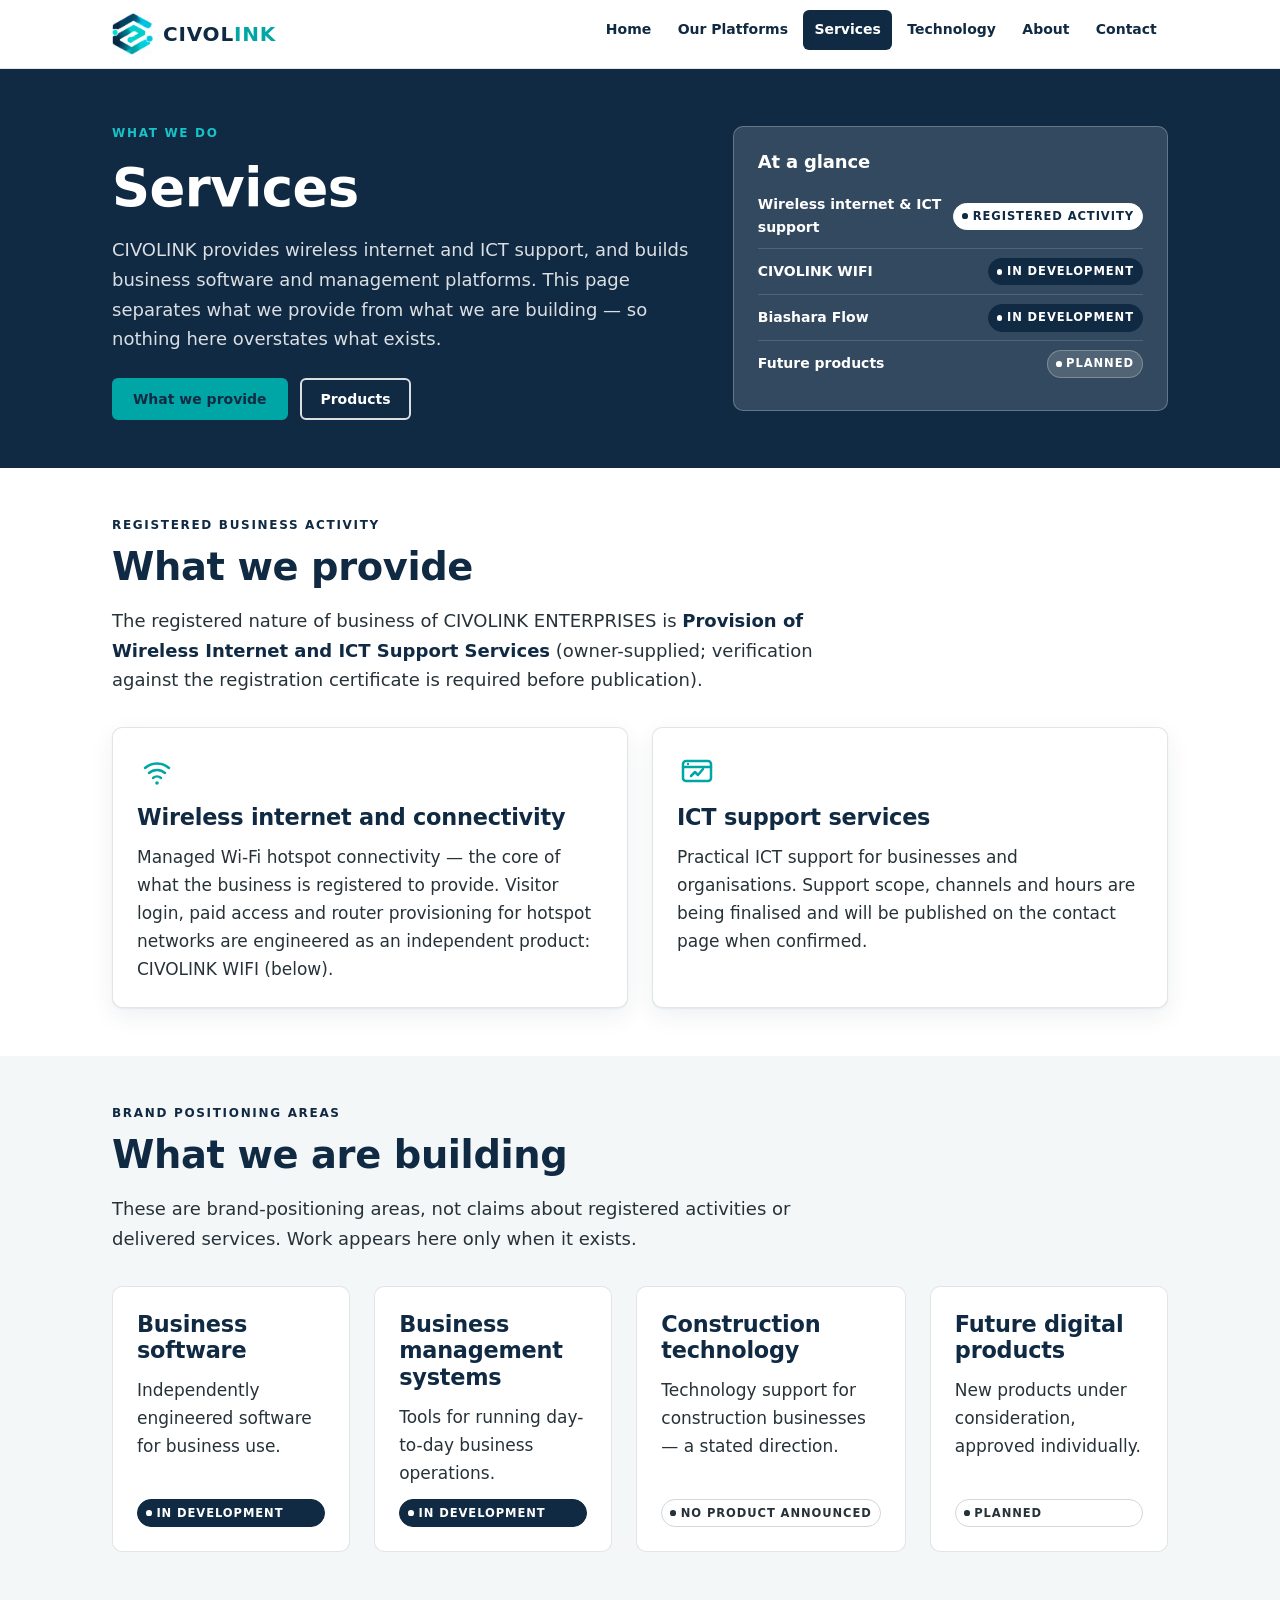
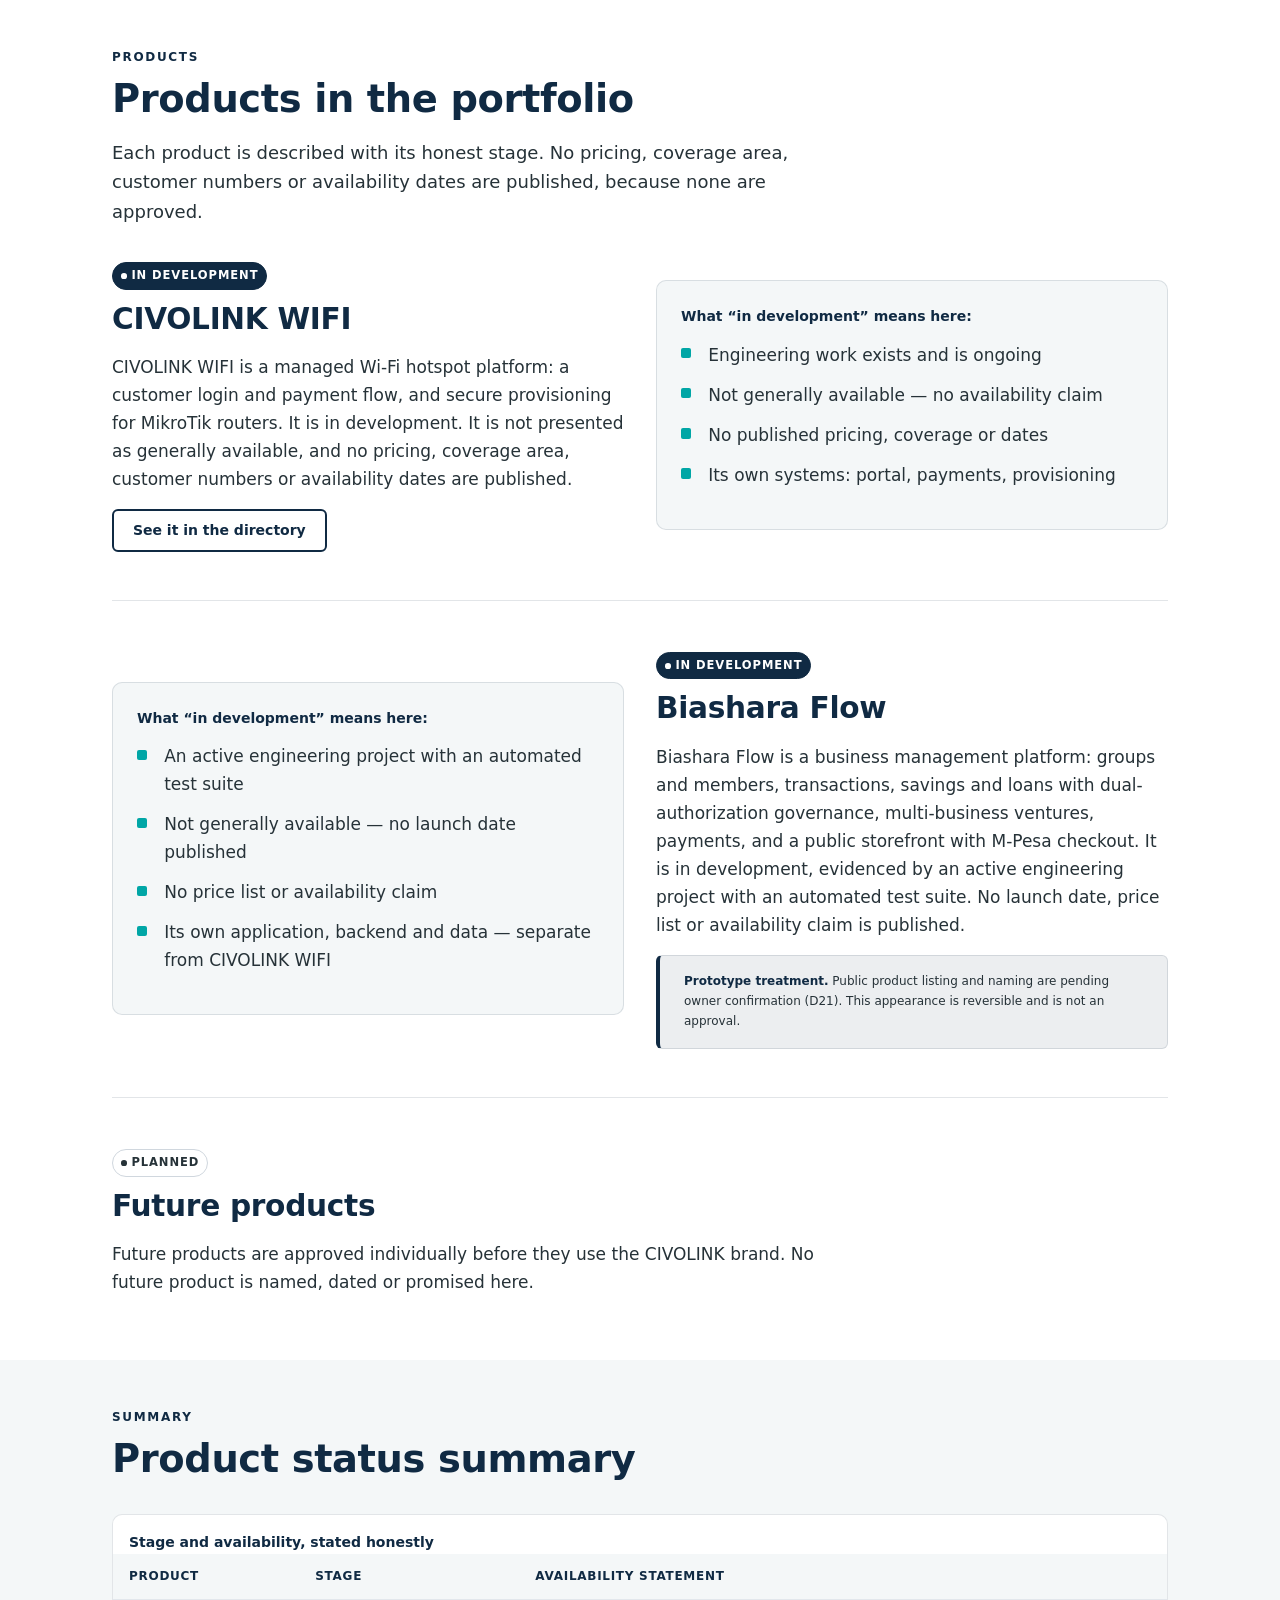
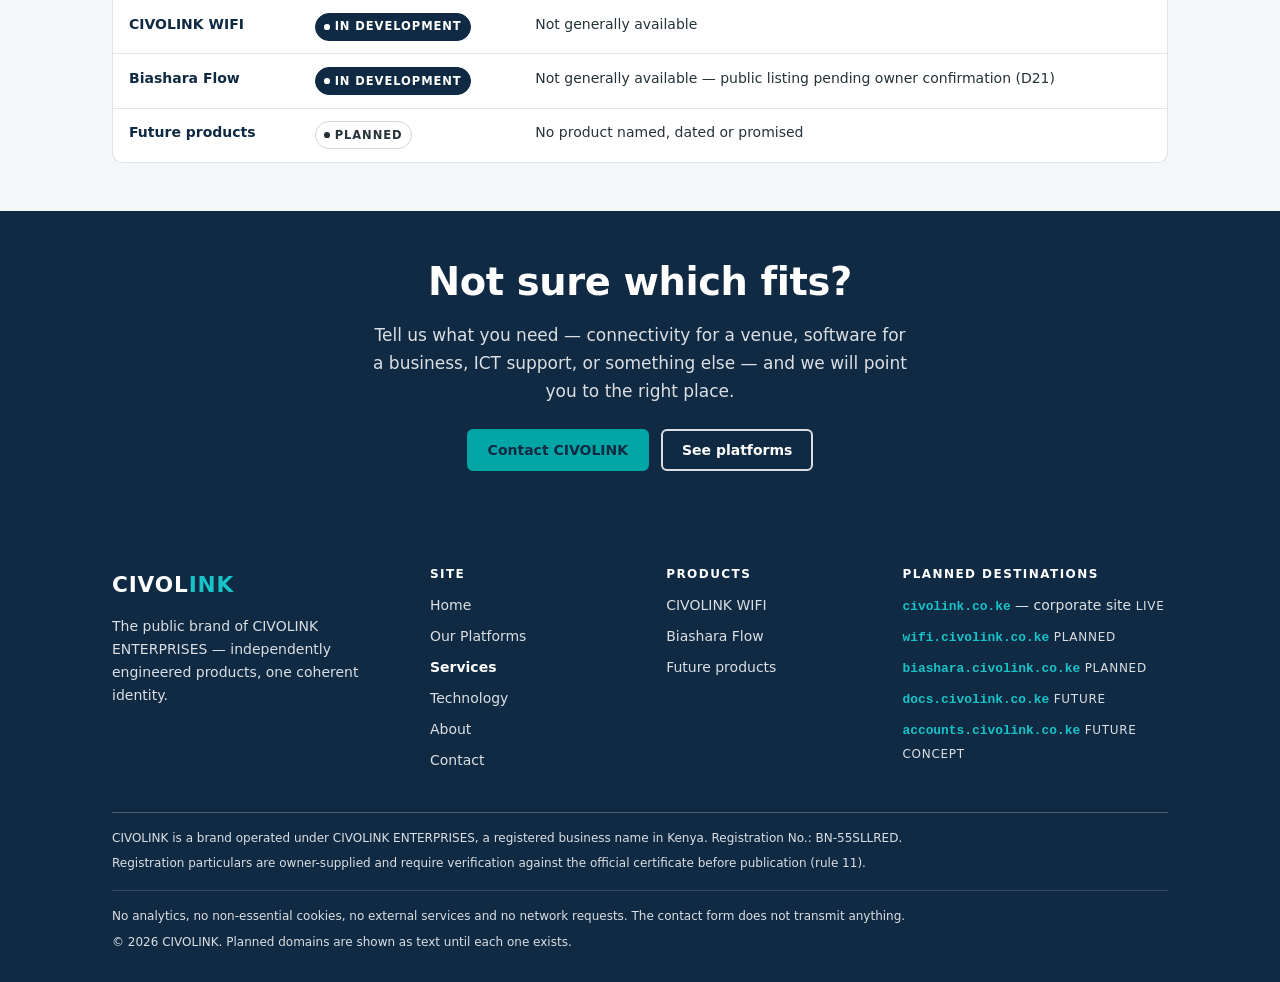
<file: website/services.html>
<!DOCTYPE html>
<!-- 2026-11-16: hostname family updated to the adopted civolink.co.ke base per the D17 adoption addendum (WIFI docs/OWNER_DECISIONS_REGISTER.md); hostnames remain styled text, not links, and no hostname is claimed to resolve. -->
<html lang="en">
<head>
  <meta charset="UTF-8">
  <meta name="viewport" content="width=device-width, initial-scale=1">
  <title>Services — CIVOLINK</title>
  <meta name="description" content="Wireless internet and ICT support from CIVOLINK, plus business software in development: CIVOLINK WIFI and Biashara Flow — with honest status for each.">
  <link rel="stylesheet" href="assets/css/styles.css">
</head>
<body>
  <a class="skip-link" href="#main">Skip to content</a>

  <header class="site-header">
    <div class="container site-header__inner">
      <a class="brand" href="index.html">
        <img class="brand__logo" src="assets/logos/CIVOLINK_Mark.png" alt="" width="201" height="206">
        <span class="brand__wordmark">CIVOL<span>INK</span></span>
      </a>
      <button class="nav-toggle" type="button" data-nav-toggle aria-expanded="false" aria-controls="primary-nav">
        <span></span><span></span><span></span>
        <span class="visually-hidden">Menu</span>
      </button>
      <nav class="site-nav" id="primary-nav" aria-label="Primary">
        <ul>
          <li><a href="index.html">Home</a></li>
          <li><a href="our-platforms.html">Our Platforms</a></li>
          <li><a href="services.html" aria-current="page">Services</a></li>
          <li><a href="technology.html">Technology</a></li>
          <li><a href="about.html">About</a></li>
          <li><a href="contact.html">Contact</a></li>
        </ul>
      </nav>
    </div>
  </header>

  <main id="main" tabindex="-1">

    <!-- ============ HERO ============ -->
    <section class="hero hero--navy" aria-labelledby="hero-title">
      <div class="container hero__grid">
        <div>
          <span class="hero__eyebrow">What we do</span>
          <h1 id="hero-title">Services</h1>
          <p class="hero__lead">CIVOLINK provides wireless internet and ICT support, and builds business software and management platforms. This page separates what we provide from what we are building — so nothing here overstates what exists.</p>
          <div class="hero__actions">
            <a class="btn btn--accent" href="#what-we-provide">What we provide</a>
            <a class="btn btn--ghost-light" href="#products">Products</a>
          </div>
        </div>
        <div class="hero__panel">
          <h2>At a glance</h2>
          <ul>
            <li><strong>Wireless internet &amp; ICT support</strong> <span class="badge badge--dev" style="background:#fff;color:#102A43;border-color:#fff;">Registered activity</span></li>
            <li><strong>CIVOLINK WIFI</strong> <span class="badge badge--dev">In development</span></li>
            <li><strong>Biashara Flow</strong> <span class="badge badge--dev">In development</span></li>
            <li><strong>Future products</strong> <span class="badge badge--planned">Planned</span></li>
          </ul>
        </div>
      </div>
    </section>

    <!-- ============ WHAT WE PROVIDE ============ -->
    <section class="section" id="what-we-provide" aria-labelledby="provide-title">
      <div class="container">
        <div class="section__intro">
          <span class="eyebrow">Registered business activity</span>
          <h2 id="provide-title">What we provide</h2>
          <p>The registered nature of business of CIVOLINK ENTERPRISES is <strong>Provision of Wireless Internet and ICT Support Services</strong> (owner-supplied; verification against the registration certificate is required before publication).</p>
        </div>
        <div class="grid grid--2">
          <article class="card">
            <svg width="40" height="40" viewBox="0 0 40 40" fill="none" stroke="#00A6A6" stroke-width="2.5" stroke-linecap="round" aria-hidden="true">
              <path d="M8 16 a18 18 0 0 1 24 0"/>
              <path d="M12 21 a12 12 0 0 1 16 0"/>
              <path d="M16 26 a6 6 0 0 1 8 0"/>
              <circle cx="20" cy="31" r="1.8" fill="#00A6A6" stroke="none"/>
            </svg>
            <h3>Wireless internet and connectivity</h3>
            <p>Managed Wi-Fi hotspot connectivity — the core of what the business is registered to provide. Visitor login, paid access and router provisioning for hotspot networks are engineered as an independent product: CIVOLINK WIFI (below).</p>
          </article>
          <article class="card">
            <svg width="40" height="40" viewBox="0 0 40 40" fill="none" stroke="#00A6A6" stroke-width="2.5" stroke-linecap="round" stroke-linejoin="round" aria-hidden="true">
              <rect x="6" y="9" width="28" height="20" rx="3"/>
              <path d="M6 15 h28"/>
              <circle cx="11" cy="12" r="1.2" fill="#00A6A6" stroke="none"/>
              <path d="M14 24 l4-4 3 3 5-6"/>
            </svg>
            <h3>ICT support services</h3>
            <p>Practical ICT support for businesses and organisations. Support scope, channels and hours are being finalised and will be published on the contact page when confirmed.</p>
          </article>
        </div>
      </div>
    </section>

    <!-- ============ WHAT WE ARE BUILDING ============ -->
    <section class="section section--cloud" id="what-we-are-building" aria-labelledby="building-title">
      <div class="container">
        <div class="section__intro">
          <span class="eyebrow">Brand positioning areas</span>
          <h2 id="building-title">What we are building</h2>
          <p>These are brand-positioning areas, not claims about registered activities or delivered services. Work appears here only when it exists.</p>
        </div>
        <div class="grid grid--4">
          <article class="card card--flat">
            <h3>Business software</h3>
            <p>Independently engineered software for business use.</p>
            <span class="badge badge--dev">In development</span>
          </article>
          <article class="card card--flat">
            <h3>Business management systems</h3>
            <p>Tools for running day-to-day business operations.</p>
            <span class="badge badge--dev">In development</span>
          </article>
          <article class="card card--flat">
            <h3>Construction technology</h3>
            <p>Technology support for construction businesses — a stated direction.</p>
            <span class="badge badge--planned">No product announced</span>
          </article>
          <article class="card card--flat">
            <h3>Future digital products</h3>
            <p>New products under consideration, approved individually.</p>
            <span class="badge badge--planned">Planned</span>
          </article>
        </div>
      </div>
    </section>

    <!-- ============ PRODUCTS ============ -->
    <section class="section" id="products" aria-labelledby="products-title">
      <div class="container">
        <div class="section__intro">
          <span class="eyebrow">Products</span>
          <h2 id="products-title">Products in the portfolio</h2>
          <p>Each product is described with its honest stage. No pricing, coverage area, customer numbers or availability dates are published, because none are approved.</p>
        </div>

        <div class="split" id="civoli-wifi" style="margin-bottom:var(--sp-7);">
          <div>
            <span class="badge badge--dev">In development</span>
            <h3 style="margin-top:var(--sp-3);">CIVOLINK WIFI</h3>
            <p>CIVOLINK WIFI is a managed Wi-Fi hotspot platform: a customer login and payment flow, and secure provisioning for MikroTik routers. It is in development. It is not presented as generally available, and no pricing, coverage area, customer numbers or availability dates are published.</p>
            <a class="btn btn--ghost" href="our-platforms.html#inventory">See it in the directory</a>
          </div>
          <div class="split__media">
            <p class="mb-0" style="font-size:var(--fs-sm);"><strong>What “in development” means here:</strong></p>
            <ul class="checks" style="margin-top:var(--sp-3);">
              <li>Engineering work exists and is ongoing</li>
              <li>Not generally available — no availability claim</li>
              <li>No published pricing, coverage or dates</li>
              <li>Its own systems: portal, payments, provisioning</li>
            </ul>
          </div>
        </div>

        <hr>

        <div class="split" id="biashara-flow" style="margin:var(--sp-7) 0;">
          <div class="split__media" style="order:0;">
            <p class="mb-0" style="font-size:var(--fs-sm);"><strong>What “in development” means here:</strong></p>
            <ul class="checks" style="margin-top:var(--sp-3);">
              <li>An active engineering project with an automated test suite</li>
              <li>Not generally available — no launch date published</li>
              <li>No price list or availability claim</li>
              <li>Its own application, backend and data — separate from CIVOLINK WIFI</li>
            </ul>
          </div>
          <div>
            <span class="badge badge--dev">In development</span>
            <h3 style="margin-top:var(--sp-3);">Biashara Flow</h3>
            <p>Biashara Flow is a business management platform: groups and members, transactions, savings and loans with dual-authorization governance, multi-business ventures, payments, and a public storefront with M-Pesa checkout. It is in development, evidenced by an active engineering project with an automated test suite. No launch date, price list or availability claim is published.</p>
            <div class="notice notice--draft" style="font-size:var(--fs-xs);">
              <p class="mb-0"><strong>Prototype treatment.</strong> Public product listing and naming are pending owner confirmation (D21). This appearance is reversible and is not an approval.</p>
            </div>
          </div>
        </div>

        <hr>

        <div id="future-products" style="margin-top:var(--sp-7);">
          <span class="badge badge--planned">Planned</span>
          <h3 style="margin-top:var(--sp-3);">Future products</h3>
          <p style="max-width:46rem;">Future products are approved individually before they use the CIVOLINK brand. No future product is named, dated or promised here.</p>
        </div>
      </div>
    </section>

    <!-- ============ STATUS SUMMARY ============ -->
    <section class="section section--cloud" aria-labelledby="status-title">
      <div class="container">
        <div class="section__intro">
          <span class="eyebrow">Summary</span>
          <h2 id="status-title">Product status summary</h2>
        </div>
        <div class="table-wrap">
          <table class="data stackable">
            <caption>Stage and availability, stated honestly</caption>
            <thead>
              <tr>
                <th scope="col">Product</th>
                <th scope="col">Stage</th>
                <th scope="col">Availability statement</th>
              </tr>
            </thead>
            <tbody>
              <tr>
                <th scope="row" data-label="Product">CIVOLINK WIFI</th>
                <td data-label="Stage"><span class="badge badge--dev">In development</span></td>
                <td data-label="Availability">Not generally available</td>
              </tr>
              <tr>
                <th scope="row" data-label="Product">Biashara Flow</th>
                <td data-label="Stage"><span class="badge badge--dev">In development</span></td>
                <td data-label="Availability">Not generally available — public listing pending owner confirmation (D21)</td>
              </tr>
              <tr>
                <th scope="row" data-label="Product">Future products</th>
                <td data-label="Stage"><span class="badge badge--planned">Planned</span></td>
                <td data-label="Availability">No product named, dated or promised</td>
              </tr>
            </tbody>
          </table>
        </div>
      </div>
    </section>

    <!-- ============ CTA ============ -->
    <section class="cta-band" aria-labelledby="cta-title">
      <div class="container">
        <h2 id="cta-title">Not sure which fits?</h2>
        <p>Tell us what you need — connectivity for a venue, software for a business, ICT support, or something else — and we will point you to the right place.</p>
        <div class="cta-band__actions">
          <a class="btn btn--accent" href="contact.html">Contact CIVOLINK</a>
          <a class="btn btn--ghost-light" href="our-platforms.html">See platforms</a>
        </div>
      </div>
    </section>

  </main>

  <footer class="site-footer">
    <div class="container">
      <div class="footer-grid">
        <div class="footer-brand">
          <span class="brand__wordmark">CIVOL<span>INK</span></span>
          <p>The public brand of CIVOLINK ENTERPRISES — independently engineered products, one coherent identity.</p>
        </div>
        <div>
          <h3>Site</h3>
          <ul class="footer-links">
            <li><a href="index.html">Home</a></li>
            <li><a href="our-platforms.html">Our Platforms</a></li>
            <li><a href="services.html" aria-current="page">Services</a></li>
            <li><a href="technology.html">Technology</a></li>
            <li><a href="about.html">About</a></li>
            <li><a href="contact.html">Contact</a></li>
          </ul>
        </div>
        <div>
          <h3>Products</h3>
          <ul class="footer-links">
            <li><a href="services.html#civoli-wifi">CIVOLINK WIFI</a></li>
            <li><a href="services.html#biashara-flow">Biashara Flow</a></li>
            <li><a href="services.html#future-products">Future products</a></li>
          </ul>
        </div>
        <div>
          <h3>Planned destinations</h3>
          <ul class="footer-domains">
            <li><span class="domain-ref">civolink.co.ke</span> — corporate site <span class="domain-state">live</span></li>
            <li><span class="domain-ref">wifi.civolink.co.ke</span> <span class="domain-state">planned</span></li>
            <li><span class="domain-ref">biashara.civolink.co.ke</span> <span class="domain-state">planned</span></li>
            <li><span class="domain-ref">docs.civolink.co.ke</span> <span class="domain-state">future</span></li>
            <li><span class="domain-ref">accounts.civolink.co.ke</span> <span class="domain-state">future concept</span></li>
          </ul>
        </div>
      </div>
      <div class="footer-identity">
        <p>CIVOLINK is a brand operated under CIVOLINK ENTERPRISES, a registered business name in Kenya. Registration No.: BN-55SLLRED.</p>
        <p>Registration particulars are owner-supplied and require verification against the official certificate before publication (rule 11).</p>
      </div>
      <div class="footer-note">
        <p>No analytics, no non-essential cookies, no external services and no network requests. The contact form does not transmit anything.</p>
        <p>© <span data-year>2026</span> CIVOLINK. Planned domains are shown as text until each one exists.</p>
      </div>
    </div>
  </footer>

  <script src="assets/js/main.js"></script>
</body>
</html>
</file>
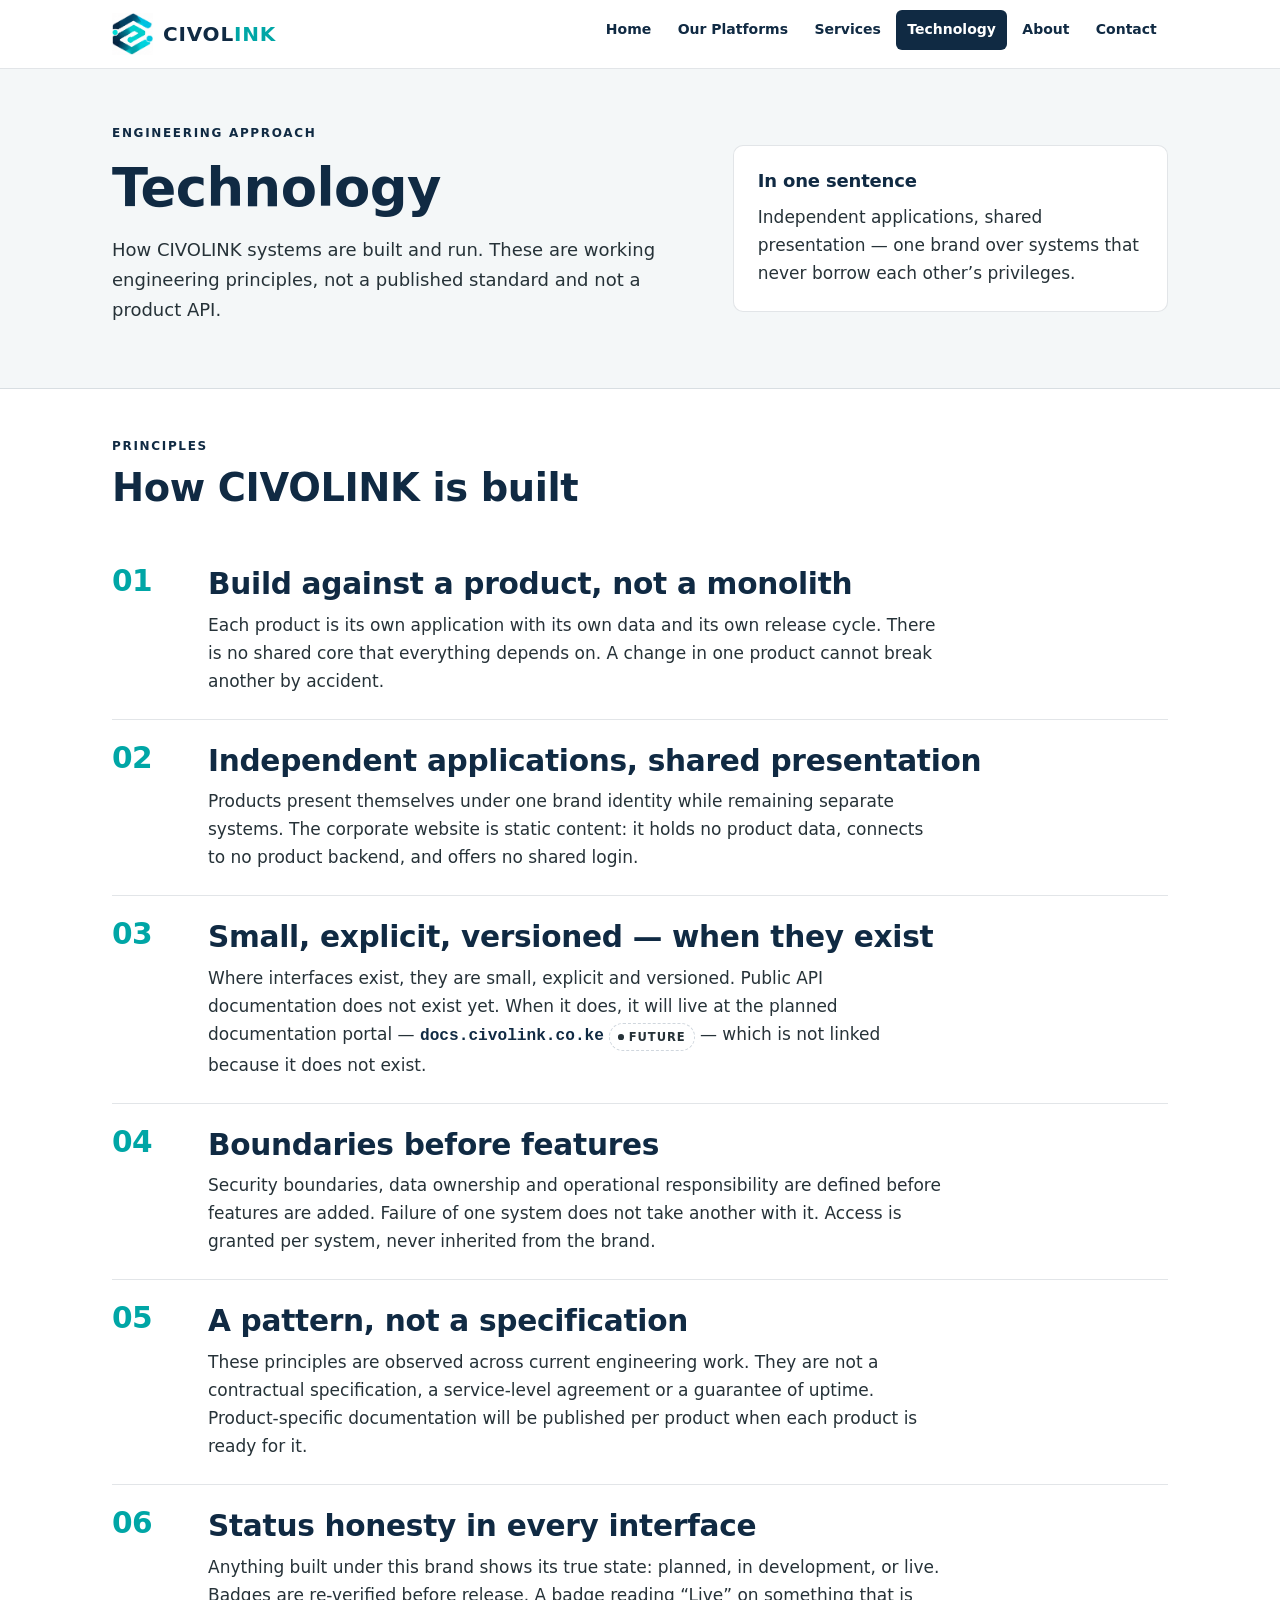
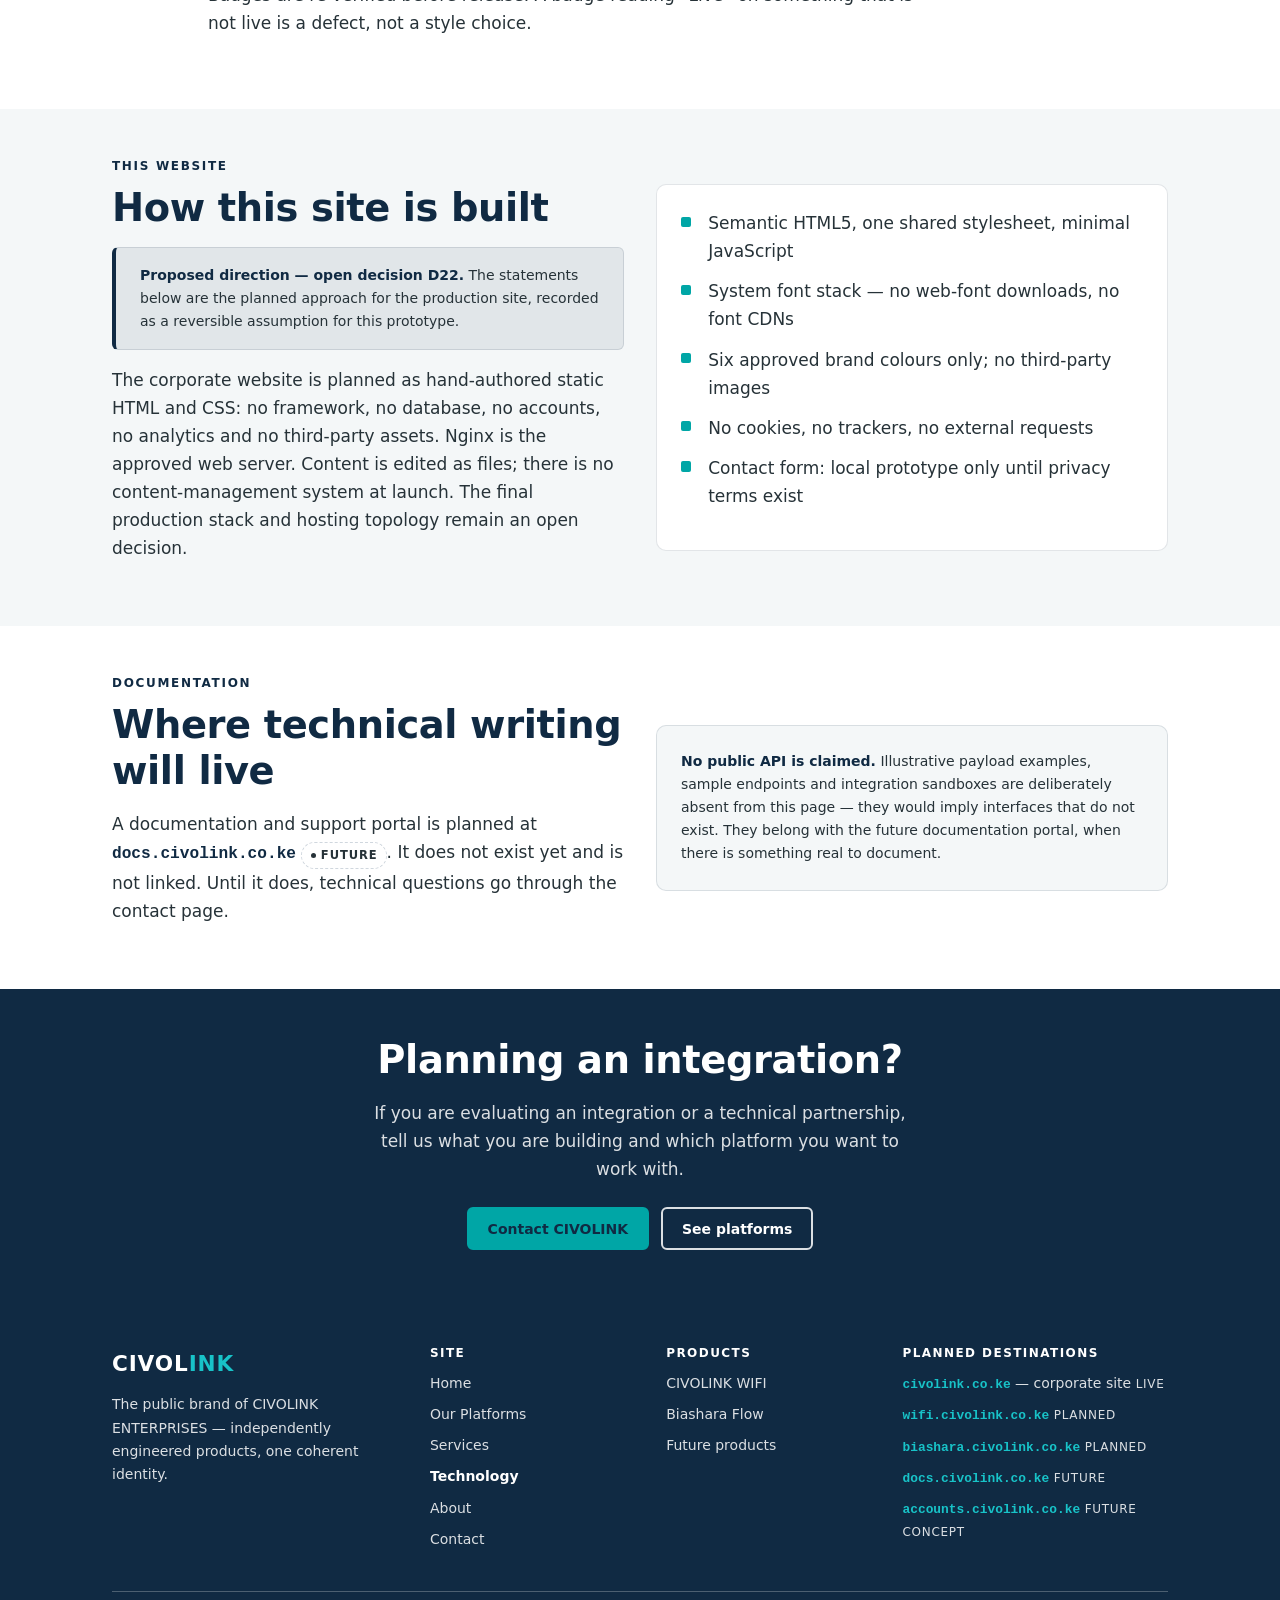
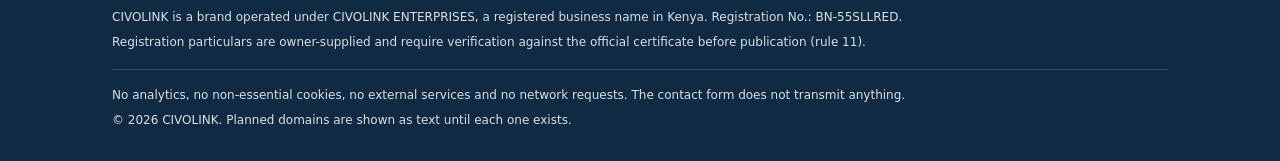
<file: website/technology.html>
<!DOCTYPE html>
<!-- 2026-11-16: hostname family updated to the adopted civolink.co.ke base per the D17 adoption addendum (WIFI docs/OWNER_DECISIONS_REGISTER.md); hostnames remain styled text, not links, and no hostname is claimed to resolve. -->
<html lang="en">
<head>
  <meta charset="UTF-8">
  <meta name="viewport" content="width=device-width, initial-scale=1">
  <title>Technology — CIVOLINK</title>
  <meta name="description" content="How CIVOLINK systems are built: independent applications, explicit boundaries, honest status — engineering principles from an active product portfolio.">
  <link rel="stylesheet" href="assets/css/styles.css">
</head>
<body>
  <a class="skip-link" href="#main">Skip to content</a>

  <header class="site-header">
    <div class="container site-header__inner">
      <a class="brand" href="index.html">
        <img class="brand__logo" src="assets/logos/CIVOLINK_Mark.png" alt="" width="201" height="206">
        <span class="brand__wordmark">CIVOL<span>INK</span></span>
      </a>
      <button class="nav-toggle" type="button" data-nav-toggle aria-expanded="false" aria-controls="primary-nav">
        <span></span><span></span><span></span>
        <span class="visually-hidden">Menu</span>
      </button>
      <nav class="site-nav" id="primary-nav" aria-label="Primary">
        <ul>
          <li><a href="index.html">Home</a></li>
          <li><a href="our-platforms.html">Our Platforms</a></li>
          <li><a href="services.html">Services</a></li>
          <li><a href="technology.html" aria-current="page">Technology</a></li>
          <li><a href="about.html">About</a></li>
          <li><a href="contact.html">Contact</a></li>
        </ul>
      </nav>
    </div>
  </header>

  <main id="main" tabindex="-1">

    <!-- ============ HERO (light) ============ -->
    <section class="hero hero--light" aria-labelledby="hero-title">
      <div class="container hero__grid">
        <div>
          <span class="hero__eyebrow">Engineering approach</span>
          <h1 id="hero-title">Technology</h1>
          <p class="hero__lead">How CIVOLINK systems are built and run. These are working engineering principles, not a published standard and not a product API.</p>
        </div>
        <div class="hero__panel" style="background:var(--white);border-color:var(--navy-12);">
          <h2 style="color:var(--navy);">In one sentence</h2>
          <p class="mb-0" style="color:var(--graphite);">Independent applications, shared presentation — one brand over systems that never borrow each other’s privileges.</p>
        </div>
      </div>
    </section>

    <!-- ============ PRINCIPLES ============ -->
    <section class="section" aria-labelledby="principles-title">
      <div class="container">
        <div class="section__intro">
          <span class="eyebrow">Principles</span>
          <h2 id="principles-title">How CIVOLINK is built</h2>
        </div>
        <ol class="principles">
          <li>
            <div>
              <h3>Build against a product, not a monolith</h3>
              <p>Each product is its own application with its own data and its own release cycle. There is no shared core that everything depends on. A change in one product cannot break another by accident.</p>
            </div>
          </li>
          <li>
            <div>
              <h3>Independent applications, shared presentation</h3>
              <p>Products present themselves under one brand identity while remaining separate systems. The corporate website is static content: it holds no product data, connects to no product backend, and offers no shared login.</p>
            </div>
          </li>
          <li>
            <div>
              <h3>Small, explicit, versioned — when they exist</h3>
              <p>Where interfaces exist, they are small, explicit and versioned. Public API documentation does not exist yet. When it does, it will live at the planned documentation portal — <span class="domain-ref mono">docs.civolink.co.ke</span> <span class="badge badge--future">future</span> — which is not linked because it does not exist.</p>
            </div>
          </li>
          <li>
            <div>
              <h3>Boundaries before features</h3>
              <p>Security boundaries, data ownership and operational responsibility are defined before features are added. Failure of one system does not take another with it. Access is granted per system, never inherited from the brand.</p>
            </div>
          </li>
          <li>
            <div>
              <h3>A pattern, not a specification</h3>
              <p>These principles are observed across current engineering work. They are not a contractual specification, a service-level agreement or a guarantee of uptime. Product-specific documentation will be published per product when each product is ready for it.</p>
            </div>
          </li>
          <li>
            <div>
              <h3>Status honesty in every interface</h3>
              <p>Anything built under this brand shows its true state: planned, in development, or live. Badges are re-verified before release. A badge reading “Live” on something that is not live is a defect, not a style choice.</p>
            </div>
          </li>
        </ol>
      </div>
    </section>

    <!-- ============ HOW THIS SITE IS BUILT ============ -->
    <section class="section section--cloud" aria-labelledby="sitebuild-title">
      <div class="container split">
        <div>
          <span class="eyebrow">This website</span>
          <h2 id="sitebuild-title">How this site is built</h2>
          <div class="notice notice--draft">
            <p><strong>Proposed direction — open decision D22.</strong> The statements below are the planned approach for the production site, recorded as a reversible assumption for this prototype.</p>
          </div>
          <p style="margin-top:var(--sp-4);">The corporate website is planned as hand-authored static HTML and CSS: no framework, no database, no accounts, no analytics and no third-party assets. Nginx is the approved web server. Content is edited as files; there is no content-management system at launch. The final production stack and hosting topology remain an open decision.</p>
        </div>
        <div class="split__media">
          <ul class="checks">
            <li>Semantic HTML5, one shared stylesheet, minimal JavaScript</li>
            <li>System font stack — no web-font downloads, no font CDNs</li>
            <li>Six approved brand colours only; no third-party images</li>
            <li>No cookies, no trackers, no external requests</li>
            <li>Contact form: local prototype only until privacy terms exist</li>
          </ul>
        </div>
      </div>
    </section>

    <!-- ============ DOCUMENTATION FUTURE ============ -->
    <section class="section" aria-labelledby="docs-title">
      <div class="container split">
        <div>
          <span class="eyebrow">Documentation</span>
          <h2 id="docs-title">Where technical writing will live</h2>
          <p>A documentation and support portal is planned at <span class="domain-ref mono">docs.civolink.co.ke</span> <span class="badge badge--future">future</span>. It does not exist yet and is not linked. Until it does, technical questions go through the contact page.</p>
        </div>
        <div class="split__media">
          <p class="mb-0" style="font-size:var(--fs-sm);"><strong>No public API is claimed.</strong> Illustrative payload examples, sample endpoints and integration sandboxes are deliberately absent from this page — they would imply interfaces that do not exist. They belong with the future documentation portal, when there is something real to document.</p>
        </div>
      </div>
    </section>

    <!-- ============ CTA ============ -->
    <section class="cta-band" aria-labelledby="cta-title">
      <div class="container">
        <h2 id="cta-title">Planning an integration?</h2>
        <p>If you are evaluating an integration or a technical partnership, tell us what you are building and which platform you want to work with.</p>
        <div class="cta-band__actions">
          <a class="btn btn--accent" href="contact.html">Contact CIVOLINK</a>
          <a class="btn btn--ghost-light" href="our-platforms.html">See platforms</a>
        </div>
      </div>
    </section>

  </main>

  <footer class="site-footer">
    <div class="container">
      <div class="footer-grid">
        <div class="footer-brand">
          <span class="brand__wordmark">CIVOL<span>INK</span></span>
          <p>The public brand of CIVOLINK ENTERPRISES — independently engineered products, one coherent identity.</p>
        </div>
        <div>
          <h3>Site</h3>
          <ul class="footer-links">
            <li><a href="index.html">Home</a></li>
            <li><a href="our-platforms.html">Our Platforms</a></li>
            <li><a href="services.html">Services</a></li>
            <li><a href="technology.html" aria-current="page">Technology</a></li>
            <li><a href="about.html">About</a></li>
            <li><a href="contact.html">Contact</a></li>
          </ul>
        </div>
        <div>
          <h3>Products</h3>
          <ul class="footer-links">
            <li><a href="services.html#civoli-wifi">CIVOLINK WIFI</a></li>
            <li><a href="services.html#biashara-flow">Biashara Flow</a></li>
            <li><a href="services.html#future-products">Future products</a></li>
          </ul>
        </div>
        <div>
          <h3>Planned destinations</h3>
          <ul class="footer-domains">
            <li><span class="domain-ref">civolink.co.ke</span> — corporate site <span class="domain-state">live</span></li>
            <li><span class="domain-ref">wifi.civolink.co.ke</span> <span class="domain-state">planned</span></li>
            <li><span class="domain-ref">biashara.civolink.co.ke</span> <span class="domain-state">planned</span></li>
            <li><span class="domain-ref">docs.civolink.co.ke</span> <span class="domain-state">future</span></li>
            <li><span class="domain-ref">accounts.civolink.co.ke</span> <span class="domain-state">future concept</span></li>
          </ul>
        </div>
      </div>
      <div class="footer-identity">
        <p>CIVOLINK is a brand operated under CIVOLINK ENTERPRISES, a registered business name in Kenya. Registration No.: BN-55SLLRED.</p>
        <p>Registration particulars are owner-supplied and require verification against the official certificate before publication (rule 11).</p>
      </div>
      <div class="footer-note">
        <p>No analytics, no non-essential cookies, no external services and no network requests. The contact form does not transmit anything.</p>
        <p>© <span data-year>2026</span> CIVOLINK. Planned domains are shown as text until each one exists.</p>
      </div>
    </div>
  </footer>

  <script src="assets/js/main.js"></script>
</body>
</html>
</file>
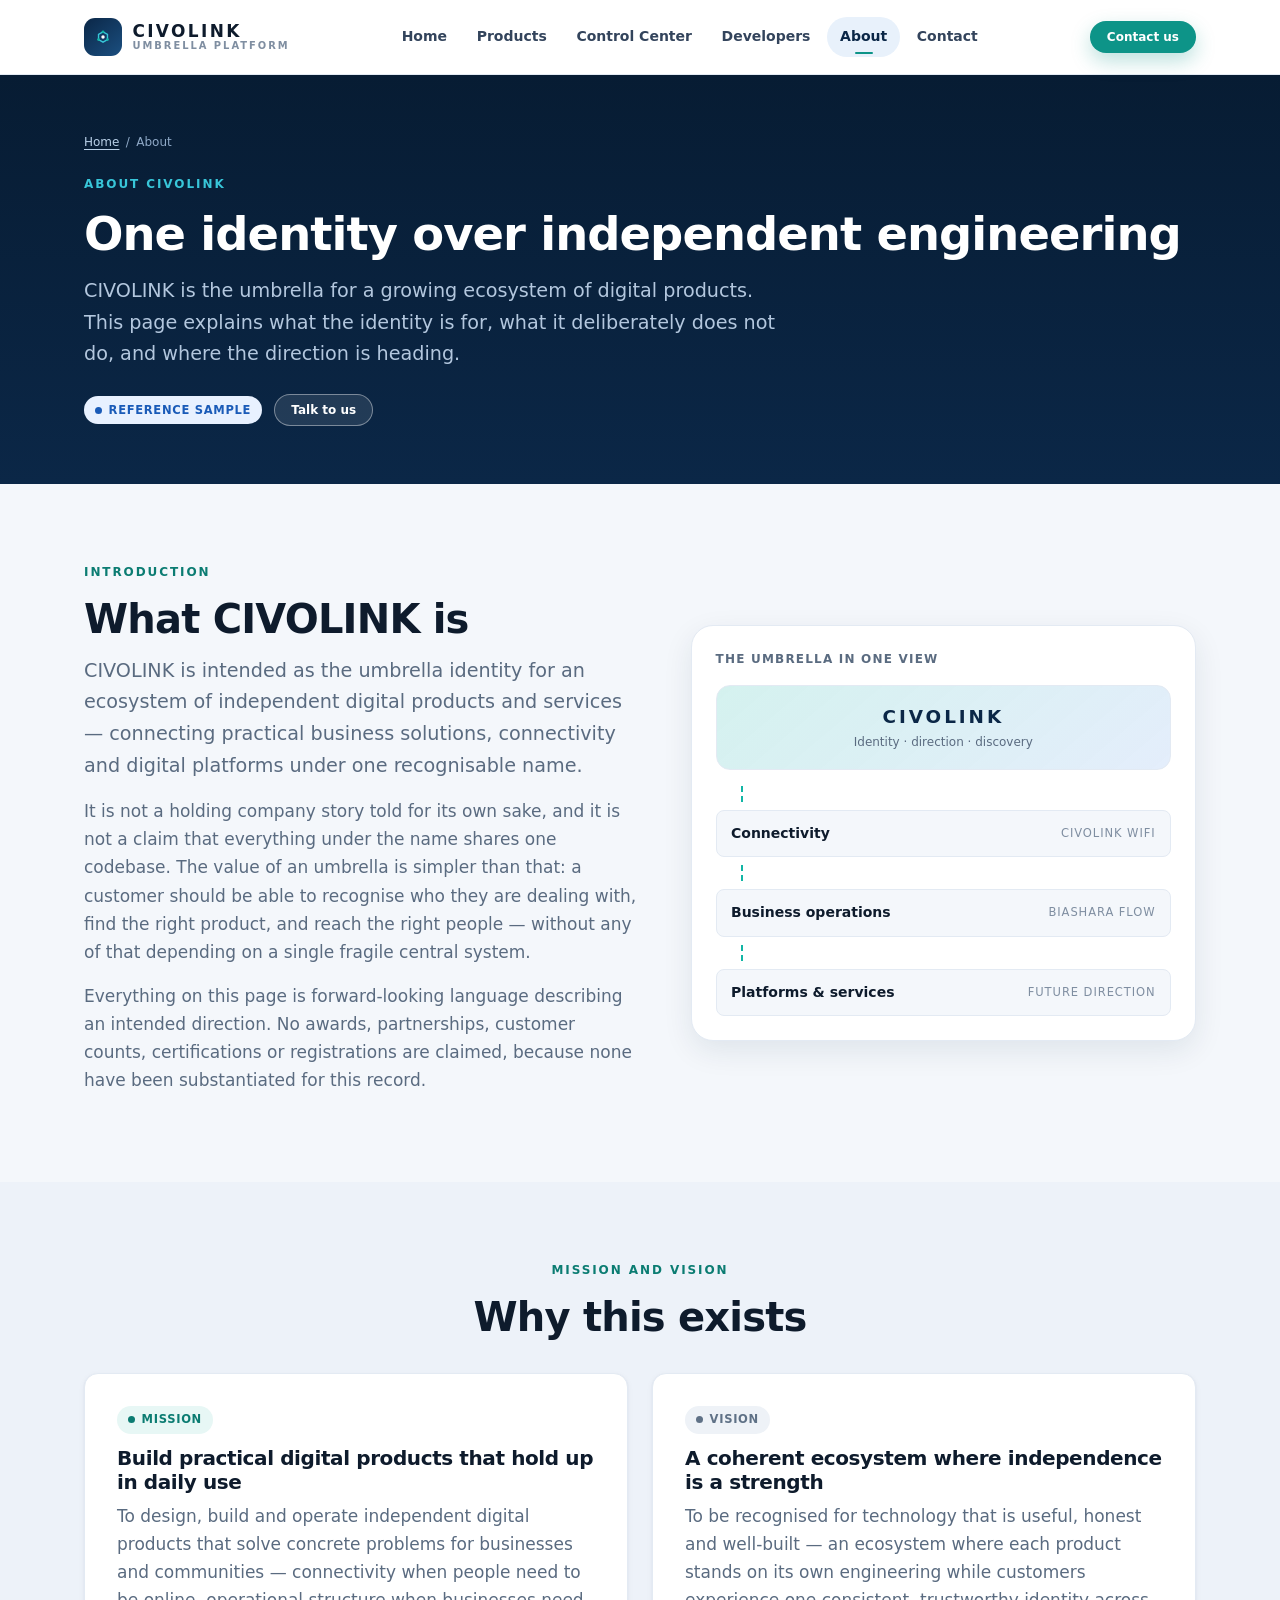
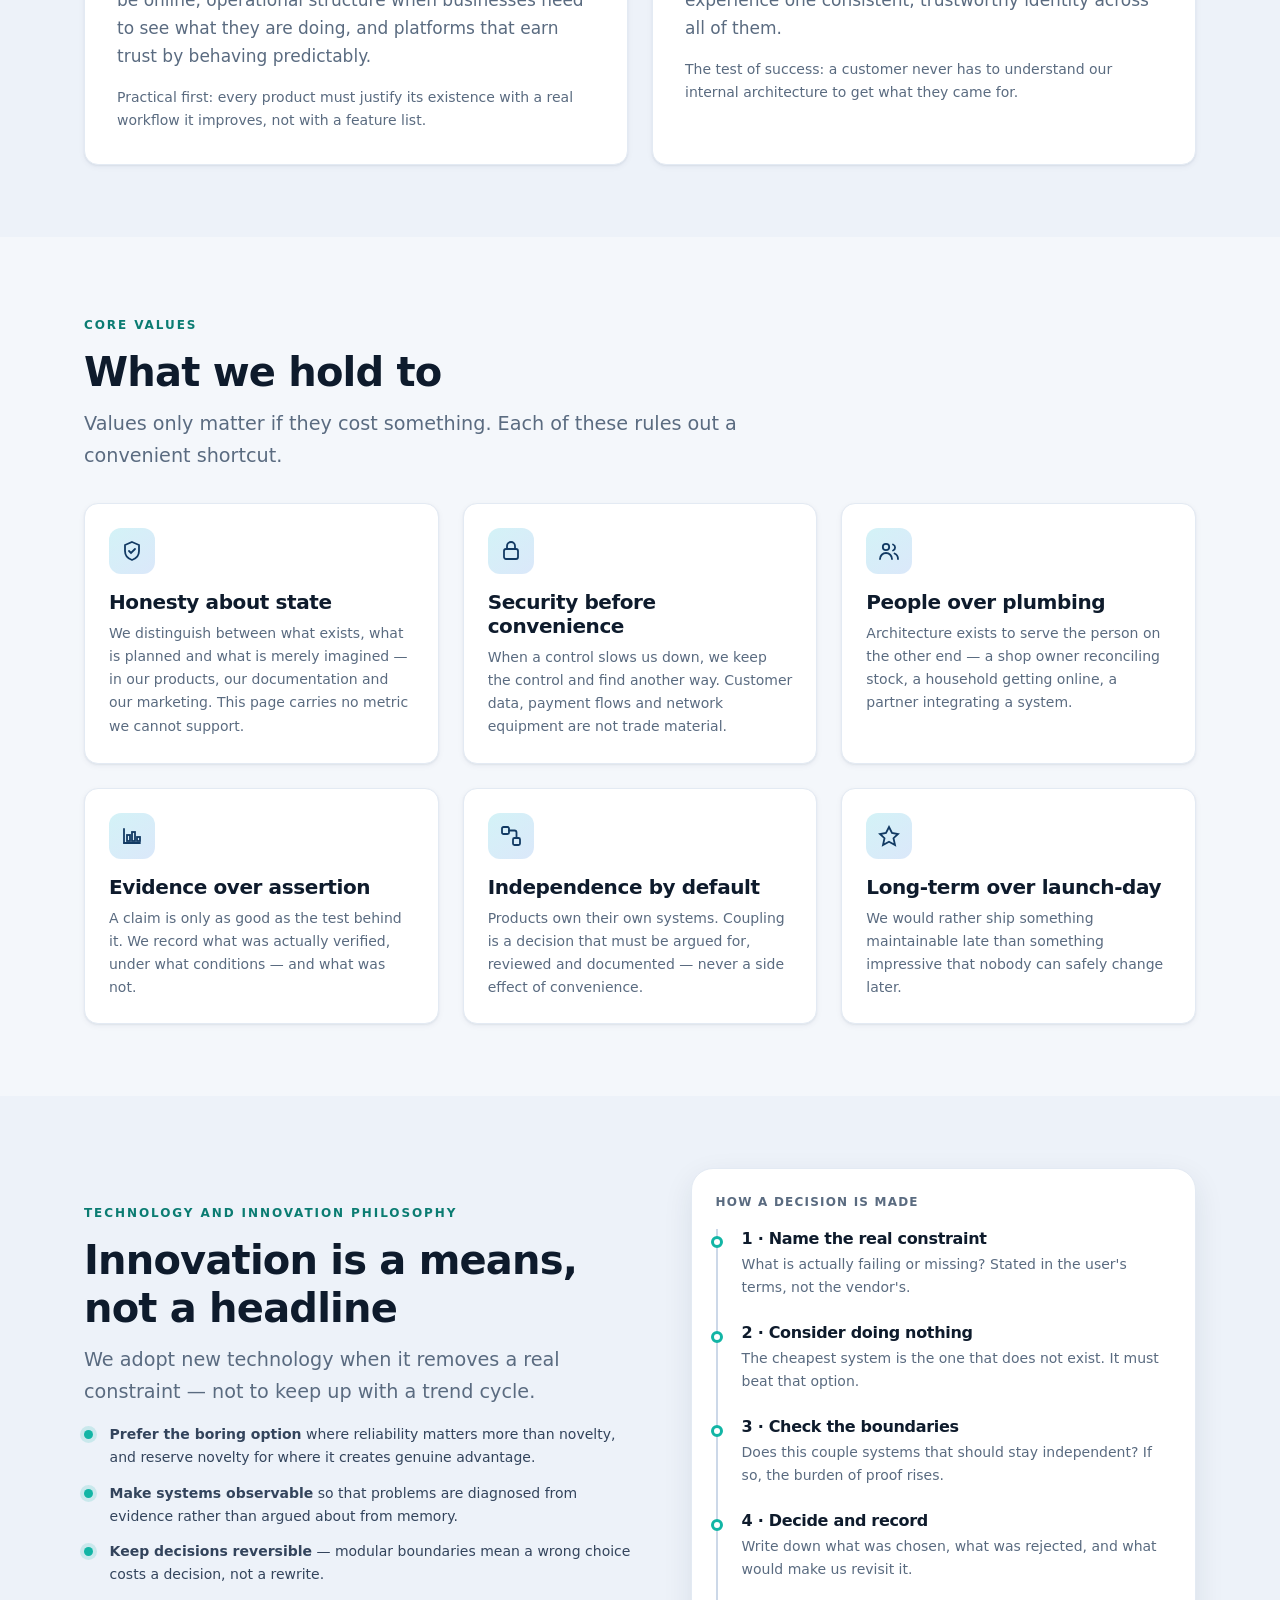
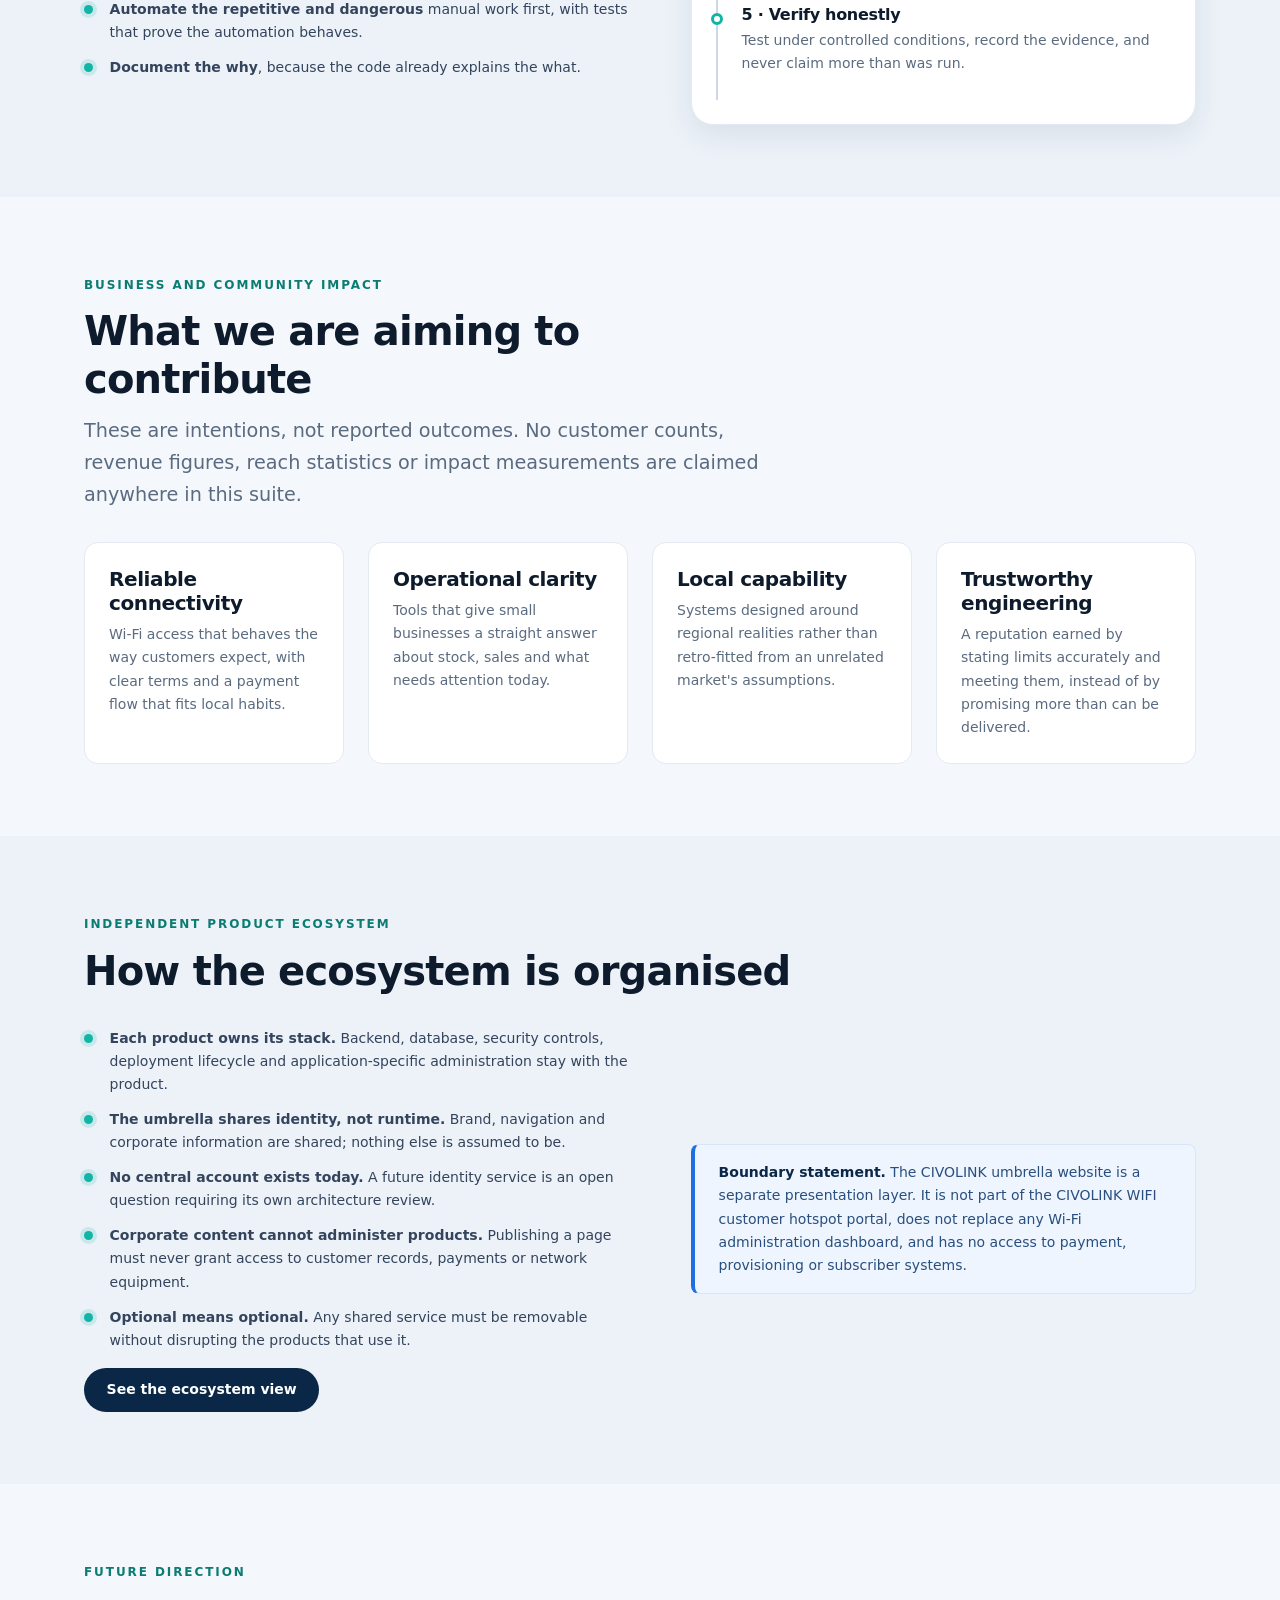
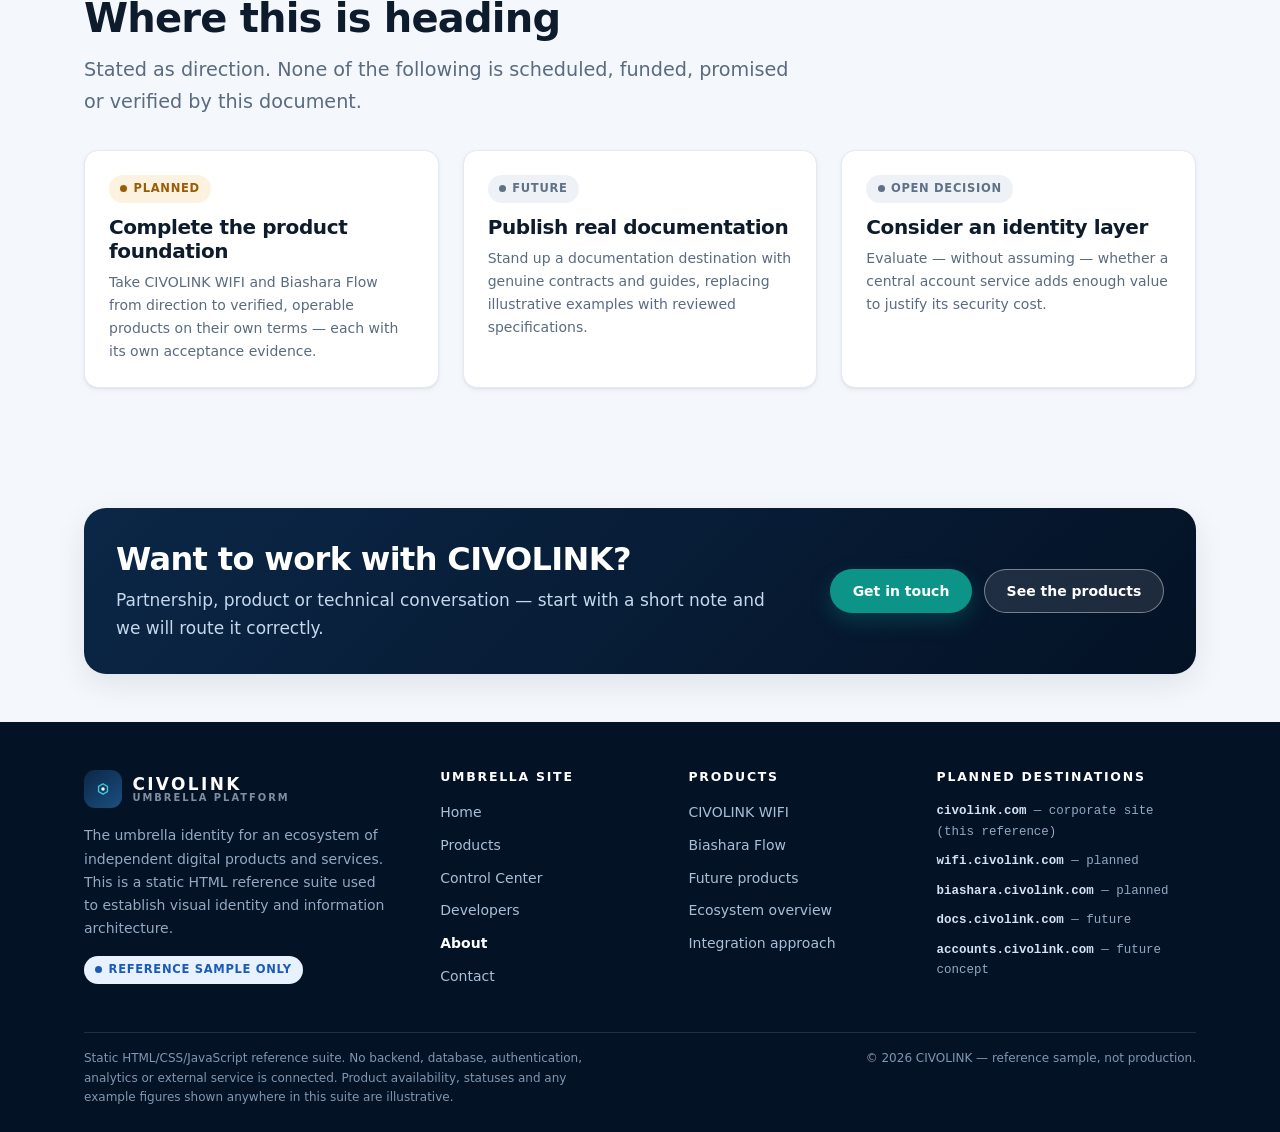
<file: docs/reference/umbrella-reference/about.html>
<!DOCTYPE html>
<html lang="en">
<head>
<meta charset="utf-8">
<meta name="viewport" content="width=device-width, initial-scale=1">
<title>About CIVOLINK — Mission, Vision and Values</title>
<meta name="description" content="About CIVOLINK: the umbrella identity for an ecosystem of independent digital products — mission, vision, core values, technology philosophy and future direction.">
<meta name="robots" content="noindex, nofollow">
<meta name="theme-color" content="#071c33">
<link rel="icon" href="assets/icons/civolink-mark.svg" type="image/svg+xml">
<link rel="stylesheet" href="assets/css/styles.css">
</head>
<body data-page="about">

<a class="skip-link" href="#main">Skip to main content</a>

<header class="site-header">
  <div class="container site-header__inner">
    <a class="brand" href="index.html">
      <span class="brand__mark" aria-hidden="true">
        <svg viewBox="0 0 64 64" fill="none" stroke="#38c6d9" stroke-width="4" stroke-linecap="round">
          <path d="M32 17 L45 24.5 L45 39.5 L32 47 L19 39.5 L19 24.5 Z"/>
          <circle cx="32" cy="17" r="4" fill="#12b5a5" stroke="none"/>
          <circle cx="45" cy="39.5" r="4" fill="#12b5a5" stroke="none"/>
          <circle cx="19" cy="39.5" r="4" fill="#12b5a5" stroke="none"/>
          <circle cx="32" cy="32" r="5" fill="#ffffff" stroke="none"/>
        </svg>
      </span>
      <span class="brand__text">
        <span class="brand__name">CIVOLINK</span>
        <span class="brand__tag">Umbrella Platform</span>
      </span>
    </a>

    <nav class="site-nav" id="primary-nav" aria-label="Primary">
      <a href="index.html" data-nav-link>Home</a>
      <a href="products.html" data-nav-link>Products</a>
      <a href="control-center.html" data-nav-link>Control Center</a>
      <a href="developers.html" data-nav-link>Developers</a>
      <a href="about.html" data-nav-link aria-current="page">About</a>
      <a href="contact.html" data-nav-link>Contact</a>
    </nav>

    <div class="header-actions">
      <a class="btn btn--primary btn--sm" href="contact.html">Contact us</a>
      <button class="nav-toggle" type="button" data-nav-toggle aria-expanded="false" aria-controls="primary-nav">
        <span class="nav-toggle__bars" aria-hidden="true"><span></span><span></span><span></span></span>
        <span data-nav-label>Menu</span>
        <span class="visually-hidden">navigation</span>
      </button>
    </div>
  </div>
</header>

<main id="main">

  <!-- ======================================================= page hero -->
  <section class="page-hero">
    <div class="container">
      <nav class="breadcrumb" aria-label="Breadcrumb">
        <a href="index.html">Home</a> <span aria-hidden="true">/</span>
        <span aria-current="page">About</span>
      </nav>
      <p class="eyebrow">About CIVOLINK</p>
      <h1>One identity over independent engineering</h1>
      <p class="lead">
        CIVOLINK is the umbrella for a growing ecosystem of digital products.
        This page explains what the identity is for, what it deliberately does
        not do, and where the direction is heading.
      </p>
      <div class="stack" style="margin-top:1.5rem">
        <span class="badge badge--reference">Reference sample</span>
        <a class="btn btn--light btn--sm" href="contact.html">Talk to us</a>
      </div>
    </div>
  </section>

  <!-- ============================================ introduction -->
  <section class="section" aria-labelledby="intro-title">
    <div class="container split">
      <div>
        <p class="eyebrow">Introduction</p>
        <h2 id="intro-title">What CIVOLINK is</h2>
        <p class="lead">
          CIVOLINK is intended as the umbrella identity for an ecosystem of
          independent digital products and services — connecting practical
          business solutions, connectivity and digital platforms under one
          recognisable name.
        </p>
        <p class="muted">
          It is not a holding company story told for its own sake, and it is
          not a claim that everything under the name shares one codebase. The
          value of an umbrella is simpler than that: a customer should be able
          to recognise who they are dealing with, find the right product, and
          reach the right people — without any of that depending on a single
          fragile central system.
        </p>
        <p class="muted">
          Everything on this page is forward-looking language describing an
          intended direction. No awards, partnerships, customer counts,
          certifications or registrations are claimed, because none have been
          substantiated for this record.
        </p>
      </div>

      <div class="diagram diagram--light">
        <div class="diagram__title"><span>The umbrella in one view</span></div>
        <div class="diagram__hub" style="background:linear-gradient(140deg,rgba(18,181,165,.18),rgba(31,111,224,.12));border-color:var(--line)">
          <strong style="color:var(--navy-800)">CIVOLINK</strong>
          <span style="color:var(--ink-500)">Identity · direction · discovery</span>
        </div>
        <div class="diagram__spoke">
          <div class="diagram__link"></div>
          <div class="diagram__node"><b>Connectivity</b><span>CIVOLINK WIFI</span></div>
          <div class="diagram__link"></div>
          <div class="diagram__node"><b>Business operations</b><span>Biashara Flow</span></div>
          <div class="diagram__link"></div>
          <div class="diagram__node"><b>Platforms &amp; services</b><span>Future direction</span></div>
        </div>
      </div>
    </div>
  </section>

  <!-- ============================================ mission & vision -->
  <section class="section section--soft" aria-labelledby="mv-title">
    <div class="container">
      <div class="section-head section-head--center">
        <p class="eyebrow">Mission and vision</p>
        <h2 id="mv-title">Why this exists</h2>
      </div>

      <div class="grid grid-2">
        <article class="card card--pad-lg">
          <div class="card__meta"><span class="badge badge--development">Mission</span></div>
          <h3>Build practical digital products that hold up in daily use</h3>
          <p class="muted">
            To design, build and operate independent digital products that
            solve concrete problems for businesses and communities —
            connectivity when people need to be online, operational structure
            when businesses need to see what they are doing, and platforms that
            earn trust by behaving predictably.
          </p>
          <p class="muted small">
            Practical first: every product must justify its existence with a
            real workflow it improves, not with a feature list.
          </p>
        </article>

        <article class="card card--pad-lg">
          <div class="card__meta"><span class="badge badge--future">Vision</span></div>
          <h3>A coherent ecosystem where independence is a strength</h3>
          <p class="muted">
            To be recognised for technology that is useful, honest and
            well-built — an ecosystem where each product stands on its own
            engineering while customers experience one consistent, trustworthy
            identity across all of them.
          </p>
          <p class="muted small">
            The test of success: a customer never has to understand our
            internal architecture to get what they came for.
          </p>
        </article>
      </div>
    </div>
  </section>

  <!-- ============================================ values -->
  <section class="section" aria-labelledby="values-title">
    <div class="container">
      <div class="section-head">
        <p class="eyebrow">Core values</p>
        <h2 id="values-title">What we hold to</h2>
        <p class="lead">
          Values only matter if they cost something. Each of these rules out a
          convenient shortcut.
        </p>
      </div>

      <div class="grid grid-3">
        <article class="card">
          <div class="card__icon" aria-hidden="true">
            <svg viewBox="0 0 24 24" fill="none" stroke="currentColor" stroke-width="1.8" stroke-linecap="round">
              <path d="M12 3l7 3v6c0 4.2-2.9 7.6-7 9-4.1-1.4-7-4.8-7-9V6l7-3z"/><path d="M9 12l2 2 4-4"/>
            </svg>
          </div>
          <h3>Honesty about state</h3>
          <p class="muted small">
            We distinguish between what exists, what is planned and what is
            merely imagined — in our products, our documentation and our
            marketing. This page carries no metric we cannot support.
          </p>
        </article>

        <article class="card">
          <div class="card__icon" aria-hidden="true">
            <svg viewBox="0 0 24 24" fill="none" stroke="currentColor" stroke-width="1.8" stroke-linecap="round">
              <rect x="5" y="10" width="14" height="10" rx="2"/><path d="M8 10V7a4 4 0 0 1 8 0v3"/>
            </svg>
          </div>
          <h3>Security before convenience</h3>
          <p class="muted small">
            When a control slows us down, we keep the control and find another
            way. Customer data, payment flows and network equipment are not
            trade material.
          </p>
        </article>

        <article class="card">
          <div class="card__icon" aria-hidden="true">
            <svg viewBox="0 0 24 24" fill="none" stroke="currentColor" stroke-width="1.8" stroke-linecap="round">
              <circle cx="9" cy="8" r="3.2"/><path d="M3 20a6 6 0 0 1 12 0"/>
              <path d="M16 5.5a3.2 3.2 0 0 1 0 6"/><path d="M17.5 14.5A6 6 0 0 1 21 20"/>
            </svg>
          </div>
          <h3>People over plumbing</h3>
          <p class="muted small">
            Architecture exists to serve the person on the other end — a shop
            owner reconciling stock, a household getting online, a partner
            integrating a system.
          </p>
        </article>

        <article class="card">
          <div class="card__icon" aria-hidden="true">
            <svg viewBox="0 0 24 24" fill="none" stroke="currentColor" stroke-width="1.8" stroke-linecap="round">
              <path d="M4 19V5"/><path d="M4 19h16"/>
              <rect x="7" y="11" width="3" height="6"/><rect x="12" y="8" width="3" height="9"/><rect x="17" y="13" width="3" height="4"/>
            </svg>
          </div>
          <h3>Evidence over assertion</h3>
          <p class="muted small">
            A claim is only as good as the test behind it. We record what was
            actually verified, under what conditions — and what was not.
          </p>
        </article>

        <article class="card">
          <div class="card__icon" aria-hidden="true">
            <svg viewBox="0 0 24 24" fill="none" stroke="currentColor" stroke-width="1.8" stroke-linecap="round">
              <rect x="3" y="3" width="7" height="7" rx="1.5"/><rect x="14" y="14" width="7" height="7" rx="1.5"/>
              <path d="M10 6.5h5.5a2 2 0 0 1 2 2V14"/>
            </svg>
          </div>
          <h3>Independence by default</h3>
          <p class="muted small">
            Products own their own systems. Coupling is a decision that must be
            argued for, reviewed and documented — never a side effect of
            convenience.
          </p>
        </article>

        <article class="card">
          <div class="card__icon" aria-hidden="true">
            <svg viewBox="0 0 24 24" fill="none" stroke="currentColor" stroke-width="1.8" stroke-linecap="round">
              <path d="M12 3l3 6 6 1-4.5 4.2L18 21l-6-3.2L6 21l1.5-6.8L3 10l6-1 3-6z"/>
            </svg>
          </div>
          <h3>Long-term over launch-day</h3>
          <p class="muted small">
            We would rather ship something maintainable late than something
            impressive that nobody can safely change later.
          </p>
        </article>
      </div>
    </div>
  </section>

  <!-- ============================================ technology philosophy -->
  <section class="section section--soft" aria-labelledby="tech-title">
    <div class="container split">
      <div>
        <p class="eyebrow">Technology and innovation philosophy</p>
        <h2 id="tech-title">Innovation is a means, not a headline</h2>
        <p class="lead">
          We adopt new technology when it removes a real constraint — not to
          keep up with a trend cycle.
        </p>
        <ul class="list-check">
          <li><strong>Prefer the boring option</strong> where reliability matters more than novelty, and reserve novelty for where it creates genuine advantage.</li>
          <li><strong>Make systems observable</strong> so that problems are diagnosed from evidence rather than argued about from memory.</li>
          <li><strong>Keep decisions reversible</strong> — modular boundaries mean a wrong choice costs a decision, not a rewrite.</li>
          <li><strong>Automate the repetitive and dangerous</strong> manual work first, with tests that prove the automation behaves.</li>
          <li><strong>Document the why</strong>, because the code already explains the what.</li>
        </ul>
      </div>

      <div class="diagram diagram--light">
        <div class="diagram__title"><span>How a decision is made</span></div>
        <ul class="timeline" style="border-left-color:var(--line-strong)">
          <li>
            <h4>1 · Name the real constraint</h4>
            <p>What is actually failing or missing? Stated in the user's terms, not the vendor's.</p>
          </li>
          <li>
            <h4>2 · Consider doing nothing</h4>
            <p>The cheapest system is the one that does not exist. It must beat that option.</p>
          </li>
          <li>
            <h4>3 · Check the boundaries</h4>
            <p>Does this couple systems that should stay independent? If so, the burden of proof rises.</p>
          </li>
          <li>
            <h4>4 · Decide and record</h4>
            <p>Write down what was chosen, what was rejected, and what would make us revisit it.</p>
          </li>
          <li>
            <h4>5 · Verify honestly</h4>
            <p>Test under controlled conditions, record the evidence, and never claim more than was run.</p>
          </li>
        </ul>
      </div>
    </div>
  </section>

  <!-- ============================================ impact -->
  <section class="section" aria-labelledby="impact-title">
    <div class="container">
      <div class="section-head">
        <p class="eyebrow">Business and community impact</p>
        <h2 id="impact-title">What we are aiming to contribute</h2>
        <p class="lead">
          These are intentions, not reported outcomes. No customer counts,
          revenue figures, reach statistics or impact measurements are claimed
          anywhere in this suite.
        </p>
      </div>

      <div class="grid grid-4">
        <article class="card card--flat">
          <h3>Reliable connectivity</h3>
          <p class="muted small">Wi-Fi access that behaves the way customers expect, with clear terms and a payment flow that fits local habits.</p>
        </article>
        <article class="card card--flat">
          <h3>Operational clarity</h3>
          <p class="muted small">Tools that give small businesses a straight answer about stock, sales and what needs attention today.</p>
        </article>
        <article class="card card--flat">
          <h3>Local capability</h3>
          <p class="muted small">Systems designed around regional realities rather than retro-fitted from an unrelated market's assumptions.</p>
        </article>
        <article class="card card--flat">
          <h3>Trustworthy engineering</h3>
          <p class="muted small">A reputation earned by stating limits accurately and meeting them, instead of by promising more than can be delivered.</p>
        </article>
      </div>
    </div>
  </section>

  <!-- ============================================ ecosystem approach -->
  <section class="section section--soft" aria-labelledby="eco-title">
    <div class="container">
      <div class="section-head">
        <p class="eyebrow">Independent product ecosystem</p>
        <h2 id="eco-title">How the ecosystem is organised</h2>
      </div>

      <div class="split">
        <div>
          <ul class="list-check">
            <li><strong>Each product owns its stack.</strong> Backend, database, security controls, deployment lifecycle and application-specific administration stay with the product.</li>
            <li><strong>The umbrella shares identity, not runtime.</strong> Brand, navigation and corporate information are shared; nothing else is assumed to be.</li>
            <li><strong>No central account exists today.</strong> A future identity service is an open question requiring its own architecture review.</li>
            <li><strong>Corporate content cannot administer products.</strong> Publishing a page must never grant access to customer records, payments or network equipment.</li>
            <li><strong>Optional means optional.</strong> Any shared service must be removable without disrupting the products that use it.</li>
          </ul>
          <a class="btn btn--navy" href="control-center.html">See the ecosystem view</a>
        </div>

        <div class="notice">
          <strong>Boundary statement.</strong>
          The CIVOLINK umbrella website is a separate presentation layer. It is
          not part of the CIVOLINK WIFI customer hotspot portal, does not
          replace any Wi-Fi administration dashboard, and has no access to
          payment, provisioning or subscriber systems.
        </div>
      </div>
    </div>
  </section>

  <!-- ============================================ future direction -->
  <section class="section" aria-labelledby="future-title">
    <div class="container">
      <div class="section-head">
        <p class="eyebrow">Future direction</p>
        <h2 id="future-title">Where this is heading</h2>
        <p class="lead">
          Stated as direction. None of the following is scheduled, funded,
          promised or verified by this document.
        </p>
      </div>

      <div class="grid grid-3">
        <article class="card">
          <div class="card__meta"><span class="badge badge--planned">Planned</span></div>
          <h3>Complete the product foundation</h3>
          <p class="muted small">Take CIVOLINK WIFI and Biashara Flow from direction to verified, operable products on their own terms — each with its own acceptance evidence.</p>
        </article>
        <article class="card">
          <div class="card__meta"><span class="badge badge--future">Future</span></div>
          <h3>Publish real documentation</h3>
          <p class="muted small">Stand up a documentation destination with genuine contracts and guides, replacing illustrative examples with reviewed specifications.</p>
        </article>
        <article class="card">
          <div class="card__meta"><span class="badge badge--future">Open decision</span></div>
          <h3>Consider an identity layer</h3>
          <p class="muted small">Evaluate — without assuming — whether a central account service adds enough value to justify its security cost.</p>
        </article>
      </div>
    </div>
  </section>

  <!-- ================================================== CTA -->
  <section class="section section--tight" aria-labelledby="cta-title">
    <div class="container">
      <div class="cta-band">
        <div>
          <h2 id="cta-title">Want to work with CIVOLINK?</h2>
          <p>Partnership, product or technical conversation — start with a short note and we will route it correctly.</p>
        </div>
        <div class="stack">
          <a class="btn btn--primary" href="contact.html">Get in touch</a>
          <a class="btn btn--light" href="products.html">See the products</a>
        </div>
      </div>
    </div>
  </section>

</main>

<footer class="site-footer">
  <div class="container">
    <div class="footer-grid">
      <div class="footer-brand">
        <a class="brand" href="index.html">
          <span class="brand__mark" aria-hidden="true">
            <svg viewBox="0 0 64 64" fill="none" stroke="#38c6d9" stroke-width="4" stroke-linecap="round">
              <path d="M32 17 L45 24.5 L45 39.5 L32 47 L19 39.5 L19 24.5 Z"/>
              <circle cx="32" cy="32" r="5" fill="#ffffff" stroke="none"/>
            </svg>
          </span>
          <span class="brand__text">
            <span class="brand__name">CIVOLINK</span>
            <span class="brand__tag">Umbrella Platform</span>
          </span>
        </a>
        <p>
          The umbrella identity for an ecosystem of independent digital
          products and services. This is a static HTML reference suite used to
          establish visual identity and information architecture.
        </p>
        <p><span class="badge badge--reference">Reference sample only</span></p>
      </div>

      <div>
        <h4>Umbrella site</h4>
        <ul class="footer-links">
          <li><a href="index.html" data-nav-link>Home</a></li>
          <li><a href="products.html" data-nav-link>Products</a></li>
          <li><a href="control-center.html" data-nav-link>Control Center</a></li>
          <li><a href="developers.html" data-nav-link>Developers</a></li>
          <li><a href="about.html" data-nav-link aria-current="page">About</a></li>
          <li><a href="contact.html" data-nav-link>Contact</a></li>
        </ul>
      </div>

      <div>
        <h4>Products</h4>
        <ul class="footer-links">
          <li><a href="products.html#civolink-wifi">CIVOLINK WIFI</a></li>
          <li><a href="products.html#biashara-flow">Biashara Flow</a></li>
          <li><a href="products.html#future-products">Future products</a></li>
          <li><a href="control-center.html">Ecosystem overview</a></li>
          <li><a href="developers.html#integration">Integration approach</a></li>
        </ul>
      </div>

      <div>
        <h4>Planned destinations</h4>
        <ul class="footer-domains">
          <li><b>civolink.com</b> — corporate site (this reference)</li>
          <li><b>wifi.civolink.com</b> — planned</li>
          <li><b>biashara.civolink.com</b> — planned</li>
          <li><b>docs.civolink.com</b> — future</li>
          <li><b>accounts.civolink.com</b> — future concept</li>
        </ul>
      </div>
    </div>

    <div class="footer-note">
      <p>
        Static HTML/CSS/JavaScript reference suite. No backend, database,
        authentication, analytics or external service is connected. Product
        availability, statuses and any example figures shown anywhere in this
        suite are illustrative.
      </p>
      <p>© <span data-year>2026</span> CIVOLINK — reference sample, not production.</p>
    </div>
  </div>
</footer>

<script src="assets/js/main.js"></script>
</body>
</html>
</file>
<file: website/assets/css/styles.css>
/* ============================================================
   CIVOLINK corporate website prototype — shared stylesheet
   U-003.0 · docs/umbrella-prototype/
   Palette: brand guidelines §9 (six owner-approved colours only).
   Contrast pairings: brand guidelines §21 (measured ratios).
   Neutrals/opacity: brand guidelines §10.3 (permitted techniques).
   Typography: system stack — no corporate font approved (§15).
   ============================================================ */

:root {
  /* --- approved brand palette (§9) --- */
  --navy: #102A43;
  --teal: #00A6A6;
  --cyan: #18C3C8;
  --graphite: #263238;
  --cloud: #F4F7F8;
  --white: #FFFFFF;

  /* --- permitted neutral/opacity techniques (§10.3) --- */
  --navy-08: rgba(16, 42, 67, 0.08);
  --navy-12: rgba(16, 42, 67, 0.12);
  --navy-40: rgba(16, 42, 67, 0.40);
  --white-85: rgba(255, 255, 255, 0.85); /* secondary text on navy — ~11:1, passes §21 */
  --white-15: rgba(255, 255, 255, 0.15);
  --white-25: rgba(255, 255, 255, 0.25);
  /* single desaturated grey scale derived from Graphite — table rules, disabled, borders only */
  --grey-100: #EEF1F4;
  --grey-200: #E2E7EC;
  --grey-300: #D0D7DE;
  --grey-500: #8A939E;

  /* --- type --- */
  --font-sans: system-ui, -apple-system, "Segoe UI", Roboto, "Helvetica Neue", Arial, sans-serif;
  --fs-xs: 0.75rem;
  --fs-sm: 0.875rem;
  --fs-base: 1.0625rem;
  --fs-md: 1.125rem;
  --fs-lg: clamp(1.2rem, 1.08rem + 0.5vw, 1.4rem);
  --fs-xl: clamp(1.45rem, 1.25rem + 0.9vw, 1.85rem);
  --fs-2xl: clamp(1.7rem, 1.35rem + 1.6vw, 2.4rem);
  --fs-3xl: clamp(2.1rem, 1.55rem + 2.4vw, 3.3rem);

  /* --- space / layout --- */
  --sp-1: 0.25rem;
  --sp-2: 0.5rem;
  --sp-3: 0.75rem;
  --sp-4: 1rem;
  --sp-5: 1.5rem;
  --sp-6: 2rem;
  --sp-7: 3rem;
  --sp-8: 4rem;
  --radius: 10px;
  --radius-sm: 6px;
  --shadow: 0 1px 2px rgba(16, 42, 67, 0.06), 0 8px 24px rgba(16, 42, 67, 0.07);
  --container: 70rem; /* 1120px */
  --header-h: 4.25rem;
}

/* ---------- reset ---------- */
*, *::before, *::after { box-sizing: border-box; }
html { scroll-behavior: smooth; }
@media (prefers-reduced-motion: reduce) {
  html { scroll-behavior: auto; }
  *, *::before, *::after { animation-duration: 0.01ms !important; transition-duration: 0.01ms !important; }
}
body {
  margin: 0;
  font-family: var(--font-sans);
  font-size: var(--fs-base);
  line-height: 1.65;
  color: var(--graphite);
  background: var(--white);
  -webkit-font-smoothing: antialiased;
}
img { max-width: 100%; height: auto; display: block; }
a { color: var(--navy); text-decoration-thickness: 1px; text-underline-offset: 2px; } /* U-003.1: navy (14.64:1) replaces teal (3.00:1) — WCAG 1.4.3 + §21 */
a:hover { color: var(--navy); text-decoration-thickness: 2px; }
h1, h2, h3, h4 { color: var(--navy); line-height: 1.2; margin: 0 0 var(--sp-4); font-weight: 700; letter-spacing: -0.01em; }
h1 { font-size: var(--fs-3xl); }
h2 { font-size: var(--fs-2xl); }
h3 { font-size: var(--fs-xl); }
h4 { font-size: var(--fs-lg); }
p { margin: 0 0 var(--sp-4); }
ul, ol { margin: 0 0 var(--sp-4); padding-left: 1.25em; }
li { margin-bottom: var(--sp-2); }
strong { color: var(--navy); }
.site-footer strong, .cta-band strong, .hero--navy strong,
.section--navy strong, .card--navy strong { color: var(--white); }
hr { border: 0; border-top: 1px solid var(--navy-12); margin: var(--sp-6) 0; }

/* focus: teal ring + navy outline (§21.2 rule 5) */
:focus-visible {
  outline: 2px solid var(--navy);
  outline-offset: 2px;
  box-shadow: 0 0 0 4px rgba(0, 166, 166, 0.55);
  border-radius: 3px;
}

.skip-link {
  position: absolute; left: var(--sp-4); top: -100px; z-index: 200;
  background: var(--navy); color: var(--white);
  padding: var(--sp-2) var(--sp-4); border-radius: 0 0 var(--radius-sm) var(--radius-sm);
  font-weight: 600; text-decoration: none;
}
.skip-link:focus { top: 0; color: var(--white); }

.container { max-width: var(--container); margin-inline: auto; padding-inline: var(--sp-4); }
@media (min-width: 48rem) { .container { padding-inline: var(--sp-6); } }

/* ---------- header / navigation ---------- */
.site-header {
  position: sticky; top: 0; z-index: 100;
  background: var(--white);
  border-bottom: 1px solid var(--navy-12);
}
.site-header__inner {
  display: flex; align-items: center; justify-content: space-between;
  gap: var(--sp-4); min-height: var(--header-h);
}
.brand { display: flex; align-items: center; gap: 0.65rem; text-decoration: none; flex-shrink: 0; }
.brand__logo { height: 2.6rem; width: auto; } /* provisional PNG (white bg blends on white header) */
.brand__wordmark {
  font-weight: 800; font-size: 1.25rem; letter-spacing: 0.04em;
  color: var(--navy); display: none;
}
.brand__wordmark span { color: var(--teal); }
@media (min-width: 30rem) { .brand__wordmark { display: inline; } }

.site-nav ul { display: flex; gap: var(--sp-1); list-style: none; margin: 0; padding: 0; }
.site-nav a {
  display: block; padding: 0.5rem 0.7rem; border-radius: var(--radius-sm);
  color: var(--navy); text-decoration: none; font-weight: 600; font-size: var(--fs-sm);
}
.site-nav a:hover { background: var(--navy-08); color: var(--navy); }
.site-nav a[aria-current="page"] { background: var(--navy); color: var(--white); }
.site-nav a[aria-current="page"]:hover { color: var(--white); }

.nav-toggle {
  display: inline-flex; flex-direction: column; justify-content: center; gap: 5px;
  width: 2.75rem; height: 2.75rem; padding: 0.6rem;
  background: var(--cloud); border: 1px solid var(--navy-12); border-radius: var(--radius-sm);
  cursor: pointer;
}
.nav-toggle span { display: block; height: 2px; background: var(--navy); border-radius: 1px; transition: transform .2s, opacity .2s; }
.nav-toggle[aria-expanded="true"] span:nth-child(1) { transform: translateY(7px) rotate(45deg); }
.nav-toggle[aria-expanded="true"] span:nth-child(2) { opacity: 0; }
.nav-toggle[aria-expanded="true"] span:nth-child(3) { transform: translateY(-7px) rotate(-45deg); }

@media (max-width: 51.99rem) {
  .site-nav {
    position: absolute; left: 0; right: 0; top: 100%;
    background: var(--white); border-bottom: 1px solid var(--navy-12);
    box-shadow: var(--shadow);
    display: none;
  }
  .site-nav.is-open { display: block; }
  .site-nav ul { flex-direction: column; gap: 0; padding: var(--sp-2) var(--sp-4) var(--sp-4); }
  .site-nav a { padding: 0.8rem 0.75rem; font-size: var(--fs-base); }
}
@media (min-width: 52rem) {
  .nav-toggle { display: none; }
}

/* ---------- hero variants ---------- */
.hero { padding: var(--sp-7) 0; position: relative; overflow: hidden; }
.hero--navy { background: var(--navy); color: var(--white); }
.hero--navy h1, .hero--navy h2 { color: var(--white); }
.hero--navy p { color: var(--white-85); }
.hero--light { background: var(--cloud); border-bottom: 1px solid var(--navy-12); }
.hero__grid { display: grid; gap: var(--sp-6); align-items: center; }
@media (min-width: 52rem) {
  .hero__grid { grid-template-columns: 1.15fr 0.85fr; }
  .hero--single .hero__grid { grid-template-columns: 1fr; max-width: 46rem; }
}
.hero__eyebrow {
  display: inline-block; font-size: var(--fs-xs); font-weight: 700;
  letter-spacing: 0.14em; text-transform: uppercase; color: var(--cyan);
  margin-bottom: var(--sp-3);
}
.hero--light .hero__eyebrow { color: var(--navy); } /* U-003.1: navy on cloud 13.6:1 replaces teal 2.79:1 */
.hero__tagline {
  font-size: var(--fs-md); font-weight: 700; letter-spacing: 0.08em;
  color: var(--cyan); margin: var(--sp-3) 0 var(--sp-4);
}
.hero--light .hero__tagline { color: var(--navy); }
.hero__lead { font-size: var(--fs-md); max-width: 38rem; }
.hero__actions { display: flex; flex-wrap: wrap; gap: var(--sp-3); margin-top: var(--sp-5); }

/* decorative hero panel (abstract, not logo artwork) */
.hero__panel {
  background: var(--white-15); border: 1px solid var(--white-25);
  border-radius: var(--radius); padding: var(--sp-5);
}
.hero__panel h2, .hero__panel h3 { font-size: var(--fs-md); color: var(--white); margin-bottom: var(--sp-3); }
.hero__panel svg { width: 100%; height: auto; display: block; }
.hero__panel ul { list-style: none; padding: 0; margin: 0; }
.hero__panel li {
  display: flex; justify-content: space-between; align-items: center; gap: var(--sp-3);
  padding: 0.55rem 0; border-bottom: 1px solid var(--white-15); margin: 0;
  font-size: var(--fs-sm); color: var(--white-85);
}
.hero__panel li:last-child { border-bottom: 0; }
.hero__panel li strong { color: var(--white); font-weight: 600; }

/* ---------- sections ---------- */
.section { padding: var(--sp-7) 0; }
.section--cloud { background: var(--cloud); }
.section--navy { background: var(--navy); color: var(--white); }
.section--navy h2, .section--navy h3 { color: var(--white); }
.section--navy p, .section--navy li { color: var(--white-85); }
.section--navy strong { color: var(--white); }
.section__intro { max-width: 44rem; margin-bottom: var(--sp-6); }
.section__intro p { font-size: var(--fs-md); margin-bottom: 0; }
.section__head { display: flex; flex-wrap: wrap; align-items: end; justify-content: space-between; gap: var(--sp-4); margin-bottom: var(--sp-5); }
.section__head p { max-width: 40rem; margin-bottom: 0; }
.eyebrow {
  display: block; font-size: var(--fs-xs); font-weight: 700;
  letter-spacing: 0.14em; text-transform: uppercase; color: var(--navy); /* U-003.1: navy replaces teal on light grounds (§21) */
  margin-bottom: var(--sp-2);
}
.section--navy .eyebrow { color: var(--cyan); }

/* ---------- grids & cards ---------- */
.grid { display: grid; gap: var(--sp-5); }
.grid--2 { grid-template-columns: 1fr; }
.grid--3 { grid-template-columns: 1fr; }
.grid--4 { grid-template-columns: 1fr; }
@media (min-width: 40rem) { .grid--2, .grid--3, .grid--4 { grid-template-columns: repeat(2, 1fr); } }
@media (min-width: 62rem) {
  .grid--3 { grid-template-columns: repeat(3, 1fr); }
  .grid--4 { grid-template-columns: repeat(4, 1fr); }
}

.card {
  background: var(--white); border: 1px solid var(--navy-12);
  border-radius: var(--radius); padding: var(--sp-5);
  display: flex; flex-direction: column; gap: var(--sp-3);
  box-shadow: var(--shadow);
}
.card h3 { font-size: var(--fs-lg); margin: 0; }
.card p { margin: 0; flex-grow: 1; }
.card__meta { font-size: var(--fs-sm); color: var(--graphite); } /* U-003.1: graphite 12.2:1 replaces grey-500 3.1:1 (WCAG 1.4.3; greys = rules/disabled/borders only, §10.3) */
.card--flat { box-shadow: none; }
.card--navy { background: var(--navy); border-color: var(--navy); color: var(--white-85); }
.card--navy h3 { color: var(--white); }
.card__footer { border-top: 1px solid var(--navy-12); padding-top: var(--sp-3); font-size: var(--fs-sm); }
.card--navy .card__footer { border-top-color: var(--white-25); }

/* ---------- split layout ---------- */
.split { display: grid; gap: var(--sp-6); align-items: center; }
@media (min-width: 52rem) { .split { grid-template-columns: 1fr 1fr; } }
.split--wide-left { grid-template-columns: 1fr; }
@media (min-width: 52rem) { .split--wide-left { grid-template-columns: 1.2fr 0.8fr; } }
.split__media {
  background: var(--cloud); border: 1px solid var(--navy-12);
  border-radius: var(--radius); padding: var(--sp-5);
}
.section--cloud .split__media { background: var(--white); }
.section--navy .split__media { background: var(--white-15); border-color: var(--white-25); }

/* ---------- badges (§21.2 rule 6: verified pairings) ---------- */
.badge {
  display: inline-flex; align-items: center; gap: 0.4em;
  font-size: 0.72rem; font-weight: 700; letter-spacing: 0.08em; text-transform: uppercase;
  padding: 0.28em 0.7em; border-radius: 999px; white-space: nowrap;
  border: 1px solid transparent;
}
.badge::before { content: ""; width: 0.5em; height: 0.5em; border-radius: 50%; background: currentColor; }
/* Navy bg + White text = 14.64:1 */
.badge--dev { background: var(--navy); color: var(--white); border-color: var(--navy); }
/* Navy@8% bg + Navy text = ~13:1 */
.badge--prep { background: var(--navy-08); color: var(--navy); border-color: var(--navy-40); }
/* White bg + Graphite text = 13.16:1, neutral border */
.badge--planned { background: var(--white); color: var(--graphite); border-color: var(--grey-300); }
/* White bg + Graphite text, dashed border */
.badge--future { background: var(--white); color: var(--graphite); border-color: var(--grey-300); border-style: dashed; }
.section--navy .badge--planned,
.hero--navy .badge--planned { background: var(--white-15); color: var(--white); border-color: var(--white-25); }
.section--navy .badge--future,
.hero--navy .badge--future { background: transparent; color: var(--white-85); border-color: var(--white-25); border-style: dashed; }

/* ---------- buttons ---------- */
.btn {
  display: inline-flex; align-items: center; justify-content: center; gap: 0.5em;
  padding: 0.72em 1.35em; border-radius: var(--radius-sm);
  font-weight: 700; font-size: var(--fs-sm); text-decoration: none;
  border: 2px solid transparent; cursor: pointer; line-height: 1.3;
  transition: background .15s, color .15s, border-color .15s;
}
/* Navy bg + White text = 14.64:1 */
.btn--primary { background: var(--navy); color: var(--white); border-color: var(--navy); }
.btn--primary:hover { background: #0a1e33; color: var(--white); border-color: #0a1e33; }
/* Teal bg + Navy text = 4.88:1 (§21) */
.btn--accent { background: var(--teal); color: var(--navy); border-color: var(--teal); }
.btn--accent:hover { background: var(--cyan); color: var(--navy); border-color: var(--cyan); }
/* outline on light */
.btn--ghost { background: transparent; color: var(--navy); border-color: var(--navy); }
.btn--ghost:hover { background: var(--navy); color: var(--white); }
/* on navy grounds */
.btn--on-navy { background: var(--white); color: var(--navy); border-color: var(--white); }
.btn--on-navy:hover { background: var(--cyan); color: var(--navy); border-color: var(--cyan); }
.btn--ghost-light { background: transparent; color: var(--white); border-color: var(--white-85); }
.btn--ghost-light:hover { background: var(--white); color: var(--navy); }
.btn[aria-disabled="true"], .btn:disabled { opacity: 0.55; cursor: not-allowed; }

/* ---------- notice / callout ---------- */
.notice {
  background: var(--cloud); border: 1px solid var(--navy-12);
  border-left: 4px solid var(--teal);
  border-radius: var(--radius-sm);
  padding: var(--sp-4) var(--sp-5);
  font-size: var(--fs-sm);
}
.notice p:last-child { margin-bottom: 0; }
.notice--draft { border-left-color: var(--navy); background: var(--navy-08); }
.notice--restrict { border-left-color: var(--grey-500); background: var(--grey-100); }
.notice--prototype { border-left-color: var(--cyan); background: var(--white); border: 1px dashed var(--navy-40); border-left: 4px solid var(--cyan); }
.section--navy .notice, .hero--navy .notice {
  background: var(--white-15); border-color: var(--white-25); color: var(--white-85);
}
.draft-tag {
  display: inline-block; font-size: 0.68rem; font-weight: 800; letter-spacing: 0.1em;
  text-transform: uppercase; color: var(--navy); background: var(--navy-08);
  border: 1px solid var(--navy-40); border-radius: 4px; padding: 0.15em 0.5em;
  vertical-align: middle; margin-left: 0.5em;
}

/* ---------- tables ---------- */
.table-wrap { overflow-x: auto; border: 1px solid var(--navy-12); border-radius: var(--radius); background: var(--white); }
table.data { width: 100%; border-collapse: collapse; font-size: var(--fs-sm); }
table.data caption { text-align: left; padding: var(--sp-4) var(--sp-4) 0; font-weight: 700; color: var(--navy); }
table.data th, table.data td { text-align: left; padding: 0.8rem 1rem; border-bottom: 1px solid var(--grey-200); vertical-align: top; }
table.data thead th { background: var(--cloud); color: var(--navy); font-size: var(--fs-xs); letter-spacing: 0.06em; text-transform: uppercase; }
table.data tbody tr:last-child th, table.data tbody tr:last-child td { border-bottom: 0; }
table.data tbody tr:hover { background: var(--navy-08); }
table.data td strong, table.data th[scope="row"] { color: var(--navy); }
th[scope="row"] { font-weight: 700; }

/* stacked table on small screens */
@media (max-width: 40rem) {
  table.data.stackable thead { position: absolute; width: 1px; height: 1px; overflow: hidden; clip: rect(0 0 0 0); }
  table.data.stackable tr { display: block; border-bottom: 2px solid var(--navy-12); padding: var(--sp-3) 0; }
  table.data.stackable td, table.data.stackable th[scope="row"] {
    display: grid; grid-template-columns: 8.5rem 1fr; gap: var(--sp-3);
    border: 0; padding: 0.35rem var(--sp-4);
  }
  table.data.stackable td::before, table.data.stackable th[scope="row"]::before {
    content: attr(data-label); font-weight: 700; color: var(--navy);
    font-size: var(--fs-xs); text-transform: uppercase; letter-spacing: 0.05em;
  }
}

/* ---------- stage key ---------- */
.stage-key { display: flex; flex-wrap: wrap; gap: var(--sp-4); list-style: none; padding: 0; margin: var(--sp-4) 0 0; font-size: var(--fs-sm); }
.stage-key li { display: flex; align-items: center; gap: 0.5rem; margin: 0; }

/* ---------- principles (technology) ---------- */
.principles { list-style: none; padding: 0; margin: 0; counter-reset: principle; }
.principles > li {
  counter-increment: principle;
  display: grid; gap: var(--sp-3);
  padding: var(--sp-5) 0;
  border-bottom: 1px solid var(--navy-12);
  margin: 0;
}
.principles > li:last-child { border-bottom: 0; }
@media (min-width: 48rem) {
  .principles > li { grid-template-columns: 4.5rem 1fr; gap: var(--sp-5); align-items: start; }
}
.principles > li::before {
  content: counter(principle, decimal-leading-zero);
  font-weight: 800; font-size: var(--fs-xl); color: var(--teal);
  line-height: 1; letter-spacing: -0.02em;
}
.principles h3 { margin-bottom: var(--sp-2); }
.principles p { margin-bottom: 0; max-width: 46rem; }

/* ---------- values (about) ---------- */
.values { list-style: none; padding: 0; margin: 0; }
.values li {
  display: grid; gap: var(--sp-2) var(--sp-5);
  padding: var(--sp-4) 0; border-bottom: 1px solid var(--navy-12); margin: 0;
}
@media (min-width: 48rem) { .values li { grid-template-columns: 14rem 1fr; } }
.values li:last-child { border-bottom: 0; }
.values strong { font-size: var(--fs-md); }

/* ---------- domain list (styled text, never links) ---------- */
.domains { list-style: none; padding: 0; margin: 0; display: grid; gap: var(--sp-2); }
.domains li {
  display: flex; flex-wrap: wrap; align-items: baseline; gap: 0.5rem 1rem;
  margin: 0; padding: 0.6rem 0.9rem;
  background: var(--cloud); border: 1px solid var(--navy-12); border-radius: var(--radius-sm);
  font-size: var(--fs-sm);
}
.section--navy .domains li, .hero--navy .domains li {
  background: var(--white-15); border-color: var(--white-25); color: var(--white-85);
}
.domains code, .domain-ref {
  font-family: ui-monospace, SFMono-Regular, Menlo, Consolas, monospace;
  font-weight: 700; color: var(--navy); font-size: 0.95em;
}
.section--navy .domains code, .hero--navy .domains code { color: var(--cyan); }
.domains .domain-state { margin-left: auto; font-size: var(--fs-xs); font-weight: 700; letter-spacing: 0.08em; text-transform: uppercase; color: var(--graphite); } /* U-003.1: graphite replaces grey-500 */
.section--navy .domains .domain-state, .hero--navy .domains .domain-state { color: var(--white-85); }

/* ---------- CTA band ---------- */
.cta-band { background: var(--navy); color: var(--white); padding: var(--sp-7) 0; text-align: center; }
.cta-band h2 { color: var(--white); max-width: 34rem; margin-inline: auto; }
.cta-band p { color: var(--white-85); max-width: 34rem; margin-inline: auto; }
.cta-band__actions { display: flex; flex-wrap: wrap; gap: var(--sp-3); justify-content: center; margin-top: var(--sp-5); }

/* ---------- forms ---------- */
.form-card {
  background: var(--white); border: 1px solid var(--navy-12);
  border-radius: var(--radius); padding: var(--sp-5); box-shadow: var(--shadow);
}
.form-grid { display: grid; gap: var(--sp-4); }
@media (min-width: 40rem) { .form-grid .form-row--2 { grid-template-columns: 1fr 1fr; display: grid; gap: var(--sp-4); } }
.field { display: flex; flex-direction: column; gap: 0.35rem; }
.field label { font-weight: 700; font-size: var(--fs-sm); color: var(--navy); }
.field .req { color: var(--navy); }
.field input, .field select, .field textarea {
  font: inherit; color: var(--graphite);
  background: var(--white); border: 1px solid var(--grey-300);
  border-radius: var(--radius-sm); padding: 0.65rem 0.8rem;
  width: 100%;
}
.field input:focus, .field select:focus, .field textarea:focus {
  border-color: var(--teal); outline: 2px solid var(--navy); outline-offset: 1px;
}
.field textarea { min-height: 8.5rem; resize: vertical; }
.field .hint { font-size: var(--fs-xs); color: var(--graphite); } /* U-003.1: graphite replaces grey-500 */
.field .error { font-size: var(--fs-xs); color: var(--navy); font-weight: 700; display: none; }
.field.has-error input, .field.has-error select, .field.has-error textarea { border-color: var(--navy); border-width: 2px; }
.field.has-error .error { display: block; }
.form-privacy { font-size: var(--fs-xs); color: var(--graphite); margin: var(--sp-3) 0 0; } /* U-003.1: graphite replaces grey-500 */
.form-status {
  display: none; margin-top: var(--sp-4);
  background: var(--navy-08); border: 1px solid var(--navy-40);
  border-left: 4px solid var(--teal); border-radius: var(--radius-sm);
  padding: var(--sp-4); font-size: var(--fs-sm); color: var(--navy);
}
.form-status.is-visible { display: block; }
.form-status strong { display: block; margin-bottom: 0.3rem; }

/* ---------- placeholder tokens (content package §5.5) ---------- */
.placeholder {
  font-family: ui-monospace, SFMono-Regular, Menlo, Consolas, monospace;
  font-size: var(--fs-xs); font-weight: 700; letter-spacing: 0.02em;
  color: var(--navy); background: var(--navy-08);
  border: 1px dashed var(--navy-40); border-radius: 4px;
  padding: 0.3em 0.6em; display: inline-block;
}

/* ---------- identity block ---------- */
.identity-block {
  background: var(--cloud); border: 1px solid var(--navy-12);
  border-radius: var(--radius); padding: var(--sp-5);
  align-self: start;
}
.identity-block p { font-size: var(--fs-sm); margin-bottom: var(--sp-2); }
.identity-block p:last-child { margin-bottom: 0; }

/* ---------- footer ---------- */
.site-footer { background: var(--navy); color: var(--white-85); padding: var(--sp-7) 0 var(--sp-5); font-size: var(--fs-sm); }
.site-footer h3 { color: var(--white); font-size: var(--fs-xs); letter-spacing: 0.12em; text-transform: uppercase; margin-bottom: var(--sp-3); } /* U-003.1: h3 (with matching HTML) fixes h2→h4 heading-level skip; visual identical */
.footer-grid { display: grid; gap: var(--sp-6); grid-template-columns: 1fr; }
@media (min-width: 40rem) { .footer-grid { grid-template-columns: repeat(2, 1fr); } }
@media (min-width: 62rem) { .footer-grid { grid-template-columns: 1.4fr 1fr 1fr 1.3fr; } }
.footer-brand { display: flex; flex-direction: column; gap: var(--sp-3); }
.footer-brand .brand__wordmark { color: var(--white); display: inline; font-size: 1.35rem; }
.footer-brand .brand__wordmark span { color: var(--cyan); }
.footer-brand p { margin: 0; max-width: 26rem; }
.footer-links { list-style: none; padding: 0; margin: 0; }
.footer-links li { margin-bottom: 0.5rem; }
.footer-links a { color: var(--white-85); text-decoration: none; }
.footer-links a:hover { color: var(--cyan); text-decoration: underline; }
.footer-links a[aria-current="page"] { color: var(--white); font-weight: 700; }
.footer-domains { list-style: none; padding: 0; margin: 0; }
.footer-domains li { margin-bottom: 0.5rem; color: var(--white-85); }
.footer-domains .domain-ref { color: var(--cyan); font-size: 0.92em; }
.footer-domains .domain-state { color: var(--white-85); font-size: var(--fs-xs); letter-spacing: 0.06em; text-transform: uppercase; }
.footer-identity {
  margin-top: var(--sp-6); padding-top: var(--sp-4);
  border-top: 1px solid var(--white-25);
  font-size: var(--fs-xs); color: var(--white-85);
}
.footer-identity p { margin-bottom: 0.35rem; }
.footer-note {
  margin-top: var(--sp-4); padding-top: var(--sp-4);
  border-top: 1px solid var(--white-15);
  font-size: var(--fs-xs); color: var(--white-85);
}
.footer-note p { margin-bottom: 0.35rem; }

/* ---------- utilities ---------- */
.mt-0 { margin-top: 0; }
.mb-0 { margin-bottom: 0; }
.text-center { text-align: center; }
.visually-hidden {
  position: absolute; width: 1px; height: 1px; overflow: hidden;
  clip: rect(0 0 0 0); white-space: nowrap; border: 0;
}
.mono { font-family: ui-monospace, SFMono-Regular, Menlo, Consolas, monospace; font-size: 0.95em; }
.lead { font-size: var(--fs-md); }
.muted { color: var(--graphite); font-size: var(--fs-sm); } /* U-003.1: graphite 12.2–13.2:1 replaces grey-500 3.1:1 (WCAG 1.4.3; §10.3 greys not for text) */
.section--navy .muted, .hero--navy .muted { color: var(--white-85); }
ul.checks { list-style: none; padding: 0; }
ul.checks li {
  padding-left: 1.6em; position: relative; margin-bottom: var(--sp-3);
}
ul.checks li::before {
  content: ""; position: absolute; left: 0; top: 0.45em;
  width: 0.6em; height: 0.6em; border-radius: 2px;
  background: var(--teal);
}
.section--navy ul.checks li::before { background: var(--cyan); }

/* print: keep it sane */
@media print {
  .site-header, .nav-toggle, .cta-band, .site-footer { position: static; }
  .hero--navy, .section--navy, .cta-band, .site-footer { background: var(--white) !important; color: var(--graphite) !important; }
}
</file>
<file: docs/reference/umbrella-reference/assets/css/styles.css>
/* =========================================================================
   CIVOLINK — Umbrella Platform HTML Reference Suite
   Shared design system (all six pages).

   STATUS: REFERENCE / DESIGN SAMPLE ONLY — NOT A PRODUCTION WEBSITE.
   The palette below is a PROPOSED visual direction, not an approved
   brand standard. No external fonts, icon libraries, CDNs or APIs are
   used; every value renders offline from local files only.
   ========================================================================= */

/* ---------------------------------------------------------------- tokens */
:root {
  /* Proposed palette — deep navy foundation, teal/cyan technology accent */
  --navy-950: #041225;
  --navy-900: #071c33;
  --navy-800: #0b2747;
  --navy-700: #123a63;
  --navy-600: #1b4f80;

  --teal-700: #0b7c72;
  --teal-600: #0d9488;
  --teal-500: #12b5a5;
  --cyan-400: #38c6d9;
  --blue-500: #1f6fe0;

  /* Status indicators (contrasting, colour is never the only signal) */
  --green-600: #0f8f5f;
  --green-100: #e6f6ef;
  --amber-700: #9a5c05;
  --amber-500: #d98a12;
  --amber-100: #fdf2e0;
  --red-600: #c23844;
  --red-100: #fdeced;
  --slate-100: #eef2f7;
  --slate-500: #5f7186;

  /* Neutrals */
  --ink-900: #0e1b2c;
  --ink-800: #1b2c42;
  --ink-700: #33445c;
  --ink-500: #5a6b80;
  --ink-400: #7f8ea1;
  --line: #e3eaf3;
  --line-strong: #ccd8e8;
  --bg: #f4f7fb;
  --bg-soft: #edf2f9;
  --white: #ffffff;

  /* Type */
  --font-sans: system-ui, -apple-system, "Segoe UI", Roboto, "Helvetica Neue",
    Arial, "Noto Sans", sans-serif;
  --font-mono: ui-monospace, SFMono-Regular, "SF Mono", Menlo, Consolas,
    "Liberation Mono", monospace;

  --fs-xs: 0.75rem;
  --fs-sm: 0.875rem;
  --fs-base: 1rem;
  --fs-md: 1.0625rem;
  --fs-lg: 1.25rem;
  --fs-xl: 1.5rem;
  --fs-2xl: clamp(1.75rem, 1.35rem + 1.6vw, 2.5rem);
  --fs-3xl: clamp(2.1rem, 1.5rem + 2.6vw, 3.4rem);

  /* Space */
  --sp-1: 0.25rem;
  --sp-2: 0.5rem;
  --sp-3: 0.75rem;
  --sp-4: 1rem;
  --sp-5: 1.5rem;
  --sp-6: 2rem;
  --sp-7: 3rem;
  --sp-8: 4.5rem;

  /* Shape */
  --radius-sm: 8px;
  --radius: 14px;
  --radius-lg: 22px;
  --radius-pill: 999px;

  --shadow-sm: 0 1px 2px rgba(11, 39, 71, 0.06),
    0 2px 6px rgba(11, 39, 71, 0.05);
  --shadow: 0 10px 30px rgba(11, 39, 71, 0.09);
  --shadow-lg: 0 26px 60px rgba(4, 18, 37, 0.18);

  --container: 1160px;
  --header-h: 74px;
  --focus: 0 0 0 3px rgba(31, 111, 224, 0.35);
}

/* ---------------------------------------------------------------- reset */
*,
*::before,
*::after {
  box-sizing: border-box;
}

html {
  scroll-behavior: smooth;
  -webkit-text-size-adjust: 100%;
}

body {
  margin: 0;
  background: var(--bg);
  color: var(--ink-800);
  font-family: var(--font-sans);
  font-size: var(--fs-md);
  line-height: 1.65;
  overflow-x: hidden;
}

img,
svg {
  max-width: 100%;
  height: auto;
}

a {
  color: var(--teal-700);
  text-decoration-thickness: 1px;
  text-underline-offset: 3px;
}

a:hover {
  color: var(--navy-700);
}

h1,
h2,
h3,
h4 {
  color: var(--ink-900);
  line-height: 1.2;
  letter-spacing: -0.02em;
  margin: 0 0 var(--sp-3);
}

h1 {
  font-size: var(--fs-3xl);
  font-weight: 800;
}
h2 {
  font-size: var(--fs-2xl);
  font-weight: 800;
}
h3 {
  font-size: var(--fs-lg);
  font-weight: 700;
}
h4 {
  font-size: var(--fs-base);
  font-weight: 700;
}

p {
  margin: 0 0 var(--sp-4);
}

ul,
ol {
  margin: 0 0 var(--sp-4);
  padding-left: 1.2rem;
}

li {
  margin-bottom: var(--sp-2);
}

hr {
  border: 0;
  border-top: 1px solid var(--line);
  margin: var(--sp-6) 0;
}

:focus-visible {
  outline: 2px solid var(--blue-500);
  outline-offset: 2px;
  border-radius: 4px;
}

.visually-hidden {
  position: absolute !important;
  width: 1px;
  height: 1px;
  padding: 0;
  margin: -1px;
  overflow: hidden;
  clip: rect(0 0 0 0);
  white-space: nowrap;
  border: 0;
}

.skip-link {
  position: absolute;
  left: var(--sp-4);
  top: -60px;
  z-index: 100;
  background: var(--navy-900);
  color: var(--white);
  padding: var(--sp-3) var(--sp-4);
  border-radius: 0 0 var(--radius-sm) var(--radius-sm);
  font-weight: 700;
  transition: top 0.15s ease;
}

.skip-link:focus {
  top: 0;
  color: var(--white);
}

/* ------------------------------------------------------------- layout */
.container {
  width: 100%;
  max-width: var(--container);
  margin-inline: auto;
  padding-inline: var(--sp-5);
}

.section {
  padding-block: var(--sp-8);
}

.section--tight {
  padding-block: var(--sp-7);
}

.section--soft {
  background: var(--bg-soft);
}

.section--dark {
  background: var(--navy-900);
  color: #c8d8ea;
}

.section--dark h2,
.section--dark h3 {
  color: var(--white);
}

.section-head {
  max-width: 720px;
  margin-bottom: var(--sp-6);
}

.section-head--center {
  margin-inline: auto;
  text-align: center;
}

.eyebrow {
  display: inline-block;
  margin-bottom: var(--sp-3);
  color: var(--teal-700);
  font-size: var(--fs-xs);
  font-weight: 800;
  letter-spacing: 0.16em;
  text-transform: uppercase;
}

.section--dark .eyebrow,
.hero .eyebrow {
  color: var(--cyan-400);
}

.lead {
  font-size: clamp(1.05rem, 0.98rem + 0.4vw, 1.2rem);
  color: var(--ink-500);
}

.muted {
  color: var(--ink-500);
}

.small {
  font-size: var(--fs-sm);
}

.mono {
  font-family: var(--font-mono);
  font-size: 0.92em;
}

.grid {
  display: grid;
  gap: var(--sp-5);
}

/* grid/flex children must be allowed to shrink below their content width,
   otherwise wide children (code blocks, tables, long tokens) force a
   horizontal scrollbar on narrow viewports */
.grid > *,
.split > * {
  min-width: 0;
}

.grid-2 {
  grid-template-columns: repeat(2, minmax(0, 1fr));
}
.grid-3 {
  grid-template-columns: repeat(3, minmax(0, 1fr));
}
.grid-4 {
  grid-template-columns: repeat(4, minmax(0, 1fr));
}

.split {
  display: grid;
  grid-template-columns: 1.05fr 0.95fr;
  gap: var(--sp-7);
  align-items: center;
}

.stack {
  display: flex;
  flex-wrap: wrap;
  gap: var(--sp-3);
  align-items: center;
}

.center {
  text-align: center;
}

/* ------------------------------------------------------------- buttons */
.btn {
  display: inline-flex;
  align-items: center;
  justify-content: center;
  gap: var(--sp-2);
  padding: 0.78rem 1.35rem;
  border: 1px solid transparent;
  border-radius: var(--radius-pill);
  background: var(--slate-100);
  color: var(--ink-800);
  font: inherit;
  font-size: var(--fs-sm);
  font-weight: 700;
  line-height: 1.2;
  text-decoration: none;
  cursor: pointer;
  transition: background-color 0.16s ease, border-color 0.16s ease,
    color 0.16s ease, transform 0.16s ease, box-shadow 0.16s ease;
}

.btn:hover {
  background: #e2e9f3;
  color: var(--ink-900);
  text-decoration: none;
}

.btn:active {
  transform: translateY(1px);
}

.btn--primary {
  background: var(--teal-600);
  color: var(--white);
  box-shadow: 0 8px 20px rgba(13, 148, 136, 0.28);
}

.btn--primary:hover {
  background: var(--teal-700);
  color: var(--white);
}

.btn--navy {
  background: var(--navy-800);
  color: var(--white);
}

.btn--navy:hover {
  background: var(--navy-700);
  color: var(--white);
}

.btn--outline {
  background: transparent;
  border-color: var(--line-strong);
  color: var(--ink-800);
}

.btn--outline:hover {
  background: var(--white);
  border-color: var(--navy-600);
  color: var(--navy-700);
}

.btn--light {
  background: rgba(255, 255, 255, 0.1);
  border-color: rgba(255, 255, 255, 0.4);
  color: var(--white);
}

.btn--light:hover {
  background: rgba(255, 255, 255, 0.2);
  color: var(--white);
}

.btn--sm {
  padding: 0.5rem 1rem;
  font-size: var(--fs-xs);
}

.btn--block {
  width: 100%;
}

.btn[aria-disabled="true"],
.btn.is-disabled {
  opacity: 0.6;
  cursor: not-allowed;
}

/* ------------------------------------------------------------ badges */
.badge {
  display: inline-flex;
  align-items: center;
  gap: 0.4rem;
  padding: 0.28rem 0.7rem;
  border-radius: var(--radius-pill);
  background: var(--slate-100);
  color: var(--slate-500);
  font-size: 0.72rem;
  font-weight: 800;
  letter-spacing: 0.06em;
  text-transform: uppercase;
  white-space: nowrap;
}

.badge::before {
  content: "";
  width: 7px;
  height: 7px;
  border-radius: 50%;
  background: currentColor;
}

.badge--reference {
  background: #e8f1ff;
  color: #1a5bb8;
}
.badge--planned {
  background: var(--amber-100);
  color: var(--amber-700);
}
.badge--development {
  background: #e7f7f5;
  color: var(--teal-700);
}
.badge--future {
  background: var(--slate-100);
  color: var(--slate-500);
}
.badge--ok {
  background: var(--green-100);
  color: var(--green-600);
}

.tag {
  display: inline-block;
  padding: 0.2rem 0.55rem;
  border-radius: var(--radius-sm);
  background: var(--slate-100);
  color: var(--ink-500);
  font-family: var(--font-mono);
  font-size: 0.72rem;
  font-weight: 600;
}

/* ------------------------------------------------------------- cards */
.card {
  position: relative;
  display: flex;
  flex-direction: column;
  padding: var(--sp-5);
  background: var(--white);
  border: 1px solid var(--line);
  border-radius: var(--radius);
  box-shadow: var(--shadow-sm);
  min-width: 0;
}

.card--pad-lg {
  padding: var(--sp-6);
}

.card--flat {
  box-shadow: none;
}

.card h3 {
  margin-bottom: var(--sp-2);
}

.card p:last-child {
  margin-bottom: 0;
}

.card__icon {
  display: grid;
  place-items: center;
  width: 46px;
  height: 46px;
  margin-bottom: var(--sp-4);
  border-radius: 12px;
  background: linear-gradient(140deg, rgba(56, 198, 217, 0.22), rgba(31, 111, 224, 0.16));
  color: var(--navy-700);
  flex: none;
}

.card__icon svg {
  width: 24px;
  height: 24px;
}

.card__meta {
  display: flex;
  flex-wrap: wrap;
  gap: var(--sp-2);
  margin-bottom: var(--sp-3);
}

.card__footer {
  margin-top: auto;
  padding-top: var(--sp-4);
}

.card--link {
  transition: transform 0.16s ease, box-shadow 0.16s ease,
    border-color 0.16s ease;
}

.card--link:hover {
  transform: translateY(-3px);
  box-shadow: var(--shadow);
  border-color: var(--line-strong);
}

.list-check {
  list-style: none;
  padding: 0;
  margin: 0 0 var(--sp-4);
}

.list-check li {
  position: relative;
  padding-left: 1.6rem;
  margin-bottom: var(--sp-3);
  color: var(--ink-700);
  font-size: var(--fs-sm);
}

.list-check li::before {
  content: "";
  position: absolute;
  left: 0;
  top: 0.5em;
  width: 9px;
  height: 9px;
  border-radius: 50%;
  background: var(--teal-500);
  box-shadow: 0 0 0 4px rgba(18, 181, 165, 0.16);
}

.list-arrow {
  list-style: none;
  padding: 0;
  margin: 0;
}

.list-arrow li {
  position: relative;
  padding-left: 1.35rem;
  margin-bottom: var(--sp-3);
  font-size: var(--fs-sm);
  color: var(--ink-700);
}

.list-arrow li::before {
  content: "→";
  position: absolute;
  left: 0;
  color: var(--teal-600);
  font-weight: 700;
}

/* ------------------------------------------------------------- header */
.site-header {
  position: sticky;
  top: 0;
  z-index: 60;
  background: rgba(255, 255, 255, 0.94);
  backdrop-filter: saturate(150%) blur(8px);
  border-bottom: 1px solid var(--line);
}

.site-header__inner {
  display: flex;
  align-items: center;
  justify-content: space-between;
  gap: var(--sp-4);
  min-height: var(--header-h);
}

.brand {
  display: inline-flex;
  align-items: center;
  gap: 0.65rem;
  color: var(--ink-900);
  text-decoration: none;
  flex: none;
}

.brand:hover {
  text-decoration: none;
  color: var(--ink-900);
}

.brand__mark {
  display: grid;
  place-items: center;
  width: 38px;
  height: 38px;
  border-radius: 11px;
  background: linear-gradient(140deg, var(--navy-800), var(--navy-600));
  color: var(--white);
  flex: none;
}

.brand__mark svg {
  width: 22px;
  height: 22px;
}

.brand__text {
  display: flex;
  flex-direction: column;
  line-height: 1.1;
}

.brand__name {
  font-size: 1.06rem;
  font-weight: 800;
  letter-spacing: 0.14em;
}

.brand__tag {
  font-size: 0.62rem;
  font-weight: 600;
  letter-spacing: 0.2em;
  text-transform: uppercase;
  color: var(--ink-400);
}

.site-nav {
  display: flex;
  align-items: center;
  gap: var(--sp-1);
}

.site-nav a {
  position: relative;
  padding: 0.5rem 0.8rem;
  border-radius: var(--radius-pill);
  color: var(--ink-700);
  font-size: var(--fs-sm);
  font-weight: 600;
  text-decoration: none;
  transition: background-color 0.15s ease, color 0.15s ease;
}

.site-nav a:hover {
  background: var(--bg-soft);
  color: var(--navy-700);
}

.site-nav a[aria-current="page"] {
  color: var(--navy-800);
  background: #e8f1fb;
}

.site-nav a[aria-current="page"]::after {
  content: "";
  position: absolute;
  left: 50%;
  bottom: 0.16rem;
  width: 18px;
  height: 2px;
  transform: translateX(-50%);
  border-radius: 2px;
  background: var(--teal-600);
}

.header-actions {
  display: flex;
  align-items: center;
  gap: var(--sp-3);
}

.nav-toggle {
  display: none;
  align-items: center;
  gap: 0.5rem;
  padding: 0.55rem 0.9rem;
  border: 1px solid var(--line-strong);
  border-radius: var(--radius-pill);
  background: var(--white);
  color: var(--ink-800);
  font: inherit;
  font-size: var(--fs-xs);
  font-weight: 700;
  cursor: pointer;
}

.nav-toggle__bars {
  display: inline-flex;
  flex-direction: column;
  gap: 3px;
  width: 16px;
}

.nav-toggle__bars span {
  height: 2px;
  background: currentColor;
  border-radius: 2px;
  transition: transform 0.18s ease, opacity 0.18s ease;
}

.nav-toggle[aria-expanded="true"] .nav-toggle__bars span:nth-child(1) {
  transform: translateY(5px) rotate(45deg);
}
.nav-toggle[aria-expanded="true"] .nav-toggle__bars span:nth-child(2) {
  opacity: 0;
}
.nav-toggle[aria-expanded="true"] .nav-toggle__bars span:nth-child(3) {
  transform: translateY(-5px) rotate(-45deg);
}

/* ------------------------------------------------------------- hero */
.hero {
  position: relative;
  overflow: hidden;
  background: radial-gradient(1100px 520px at 12% -10%, #12406e 0%, transparent 60%),
    linear-gradient(160deg, var(--navy-900) 0%, var(--navy-950) 70%);
  color: #c9daee;
  padding-block: clamp(3rem, 6vw, 5.5rem);
}

.hero::after {
  content: "";
  position: absolute;
  inset: auto -10% -60% 40%;
  height: 340px;
  background: radial-gradient(closest-side, rgba(18, 181, 165, 0.24), transparent);
  pointer-events: none;
}

.hero h1 {
  color: var(--white);
  margin-bottom: var(--sp-4);
}

.hero .lead {
  color: #b7cbe2;
  max-width: 620px;
}

.hero__grid {
  position: relative;
  z-index: 1;
  display: grid;
  grid-template-columns: 1.1fr 0.9fr;
  gap: var(--sp-7);
  align-items: center;
}

.hero__note {
  display: inline-flex;
  align-items: center;
  gap: 0.5rem;
  margin-bottom: var(--sp-4);
  padding: 0.4rem 0.85rem;
  border: 1px solid rgba(255, 255, 255, 0.24);
  border-radius: var(--radius-pill);
  background: rgba(255, 255, 255, 0.07);
  color: #d7e6f6;
  font-size: 0.72rem;
  font-weight: 700;
  letter-spacing: 0.1em;
  text-transform: uppercase;
}

.page-hero {
  background: linear-gradient(180deg, var(--navy-900), var(--navy-800));
  color: #c3d5ea;
  padding-block: clamp(2.4rem, 4.5vw, 3.6rem);
}

.page-hero h1 {
  color: var(--white);
  font-size: clamp(1.9rem, 1.4rem + 2vw, 2.9rem);
}

.page-hero .lead {
  color: #b3c7de;
  max-width: 700px;
}

.page-hero .eyebrow {
  color: var(--cyan-400);
}

.breadcrumb {
  display: flex;
  flex-wrap: wrap;
  gap: 0.4rem;
  margin-bottom: var(--sp-4);
  font-size: var(--fs-xs);
  color: #8fa9c7;
}

.breadcrumb a {
  color: #b9d0e8;
}

/* ------------------------------------------------------- illustration */
.diagram {
  position: relative;
  padding: var(--sp-5);
  border: 1px solid rgba(255, 255, 255, 0.14);
  border-radius: var(--radius-lg);
  background: rgba(255, 255, 255, 0.05);
  box-shadow: var(--shadow-lg);
}

.diagram__title {
  display: flex;
  align-items: center;
  justify-content: space-between;
  gap: var(--sp-3);
  margin-bottom: var(--sp-4);
  color: #dce9f8;
  font-size: var(--fs-xs);
  font-weight: 700;
  letter-spacing: 0.1em;
  text-transform: uppercase;
}

.diagram__hub {
  display: grid;
  place-items: center;
  padding: var(--sp-4);
  border-radius: var(--radius);
  background: linear-gradient(140deg, rgba(18, 181, 165, 0.28), rgba(31, 111, 224, 0.2));
  border: 1px solid rgba(255, 255, 255, 0.24);
  color: var(--white);
  text-align: center;
}

.diagram__hub strong {
  display: block;
  font-size: 1.15rem;
  letter-spacing: 0.16em;
}

.diagram__hub span {
  font-size: 0.75rem;
  color: #cfe4f7;
}

.diagram__spoke {
  display: grid;
  gap: var(--sp-2);
  margin-top: var(--sp-4);
}

.diagram__node {
  display: flex;
  align-items: center;
  justify-content: space-between;
  gap: var(--sp-3);
  padding: 0.7rem 0.9rem;
  border: 1px solid rgba(255, 255, 255, 0.14);
  border-radius: var(--radius-sm);
  background: rgba(4, 18, 37, 0.5);
  color: #d5e5f6;
  font-size: var(--fs-sm);
}

.diagram__node b {
  color: var(--white);
  font-weight: 700;
}

.diagram__node span {
  color: #9db7d2;
  font-size: 0.72rem;
  text-transform: uppercase;
  letter-spacing: 0.08em;
}

.diagram__link {
  height: 16px;
  margin-left: 1.6rem;
  border-left: 2px dashed rgba(56, 198, 217, 0.55);
}

.diagram--light {
  background: var(--white);
  border-color: var(--line);
  box-shadow: var(--shadow);
}

.diagram--light .diagram__title {
  color: var(--ink-500);
}

.diagram--light .diagram__node {
  background: var(--bg);
  border-color: var(--line);
  color: var(--ink-700);
}

.diagram--light .diagram__node b {
  color: var(--ink-900);
}

.diagram--light .diagram__node span {
  color: var(--ink-400);
}

.diagram--light .diagram__link {
  border-left-color: var(--teal-500);
}

/* ------------------------------------------------------------- notice */
.notice {
  padding: var(--sp-4) var(--sp-5);
  border: 1px solid #d7e6fb;
  border-left: 4px solid var(--blue-500);
  border-radius: var(--radius-sm);
  background: #eff5ff;
  color: #284f7e;
  font-size: var(--fs-sm);
}

.notice strong {
  color: var(--navy-800);
}

.notice--demo {
  border-color: #f2e0bb;
  border-left-color: var(--amber-500);
  background: #fdf7ec;
  color: #74521a;
}

.notice--demo strong {
  color: #5d3f0f;
}

.notice--ok {
  border-color: #c9e9db;
  border-left-color: var(--green-600);
  background: var(--green-100);
  color: #175c40;
}

.notice p:last-child {
  margin-bottom: 0;
}

/* ------------------------------------------------------------- tables */
.table-wrap {
  overflow-x: auto;
  border: 1px solid var(--line);
  border-radius: var(--radius);
  background: var(--white);
  box-shadow: var(--shadow-sm);
}

.table {
  width: 100%;
  border-collapse: collapse;
  min-width: 640px;
  font-size: var(--fs-sm);
}

.table th,
.table td {
  padding: 0.9rem 1.1rem;
  text-align: left;
  border-bottom: 1px solid var(--line);
  vertical-align: top;
}

.table thead th {
  background: var(--bg-soft);
  color: var(--ink-500);
  font-size: 0.72rem;
  font-weight: 800;
  letter-spacing: 0.1em;
  text-transform: uppercase;
}

.table tbody tr:last-child th,
.table tbody tr:last-child td {
  border-bottom: 0;
}

.table tbody tr:hover {
  background: #fafcfe;
}

.table td strong {
  color: var(--ink-900);
}

/* ------------------------------------------------------------ footer */
.site-footer {
  background: var(--navy-950);
  color: #9fb5cd;
  padding-block: var(--sp-7) var(--sp-5);
  font-size: var(--fs-sm);
}

.site-footer h4 {
  color: var(--white);
  font-size: 0.78rem;
  letter-spacing: 0.14em;
  text-transform: uppercase;
  margin-bottom: var(--sp-4);
}

.footer-grid {
  display: grid;
  grid-template-columns: 1.5fr 1fr 1fr 1.2fr;
  gap: var(--sp-6);
  padding-bottom: var(--sp-6);
  border-bottom: 1px solid rgba(255, 255, 255, 0.12);
}

.footer-brand .brand__name {
  color: var(--white);
}

.footer-brand p {
  margin-top: var(--sp-4);
  color: #93a9c2;
  max-width: 34ch;
}

.footer-links {
  list-style: none;
  padding: 0;
  margin: 0;
}

.footer-links li {
  margin-bottom: 0.6rem;
}

.footer-links a {
  color: #a9bfd6;
  text-decoration: none;
}

.footer-links a:hover {
  color: var(--white);
  text-decoration: underline;
}

.footer-links a[aria-current="page"] {
  color: var(--white);
  font-weight: 700;
}

.footer-domains {
  list-style: none;
  padding: 0;
  margin: 0;
  font-family: var(--font-mono);
  font-size: 0.78rem;
}

.footer-domains li {
  margin-bottom: 0.55rem;
  color: #93a9c2;
}

.footer-domains b {
  color: #d3e3f3;
  font-weight: 600;
}

.footer-note {
  display: flex;
  flex-wrap: wrap;
  gap: var(--sp-3);
  justify-content: space-between;
  padding-top: var(--sp-4);
  font-size: var(--fs-xs);
  color: #7f97b1;
}

.footer-note p {
  margin: 0;
  max-width: 70ch;
}

/* ------------------------------------------------------------- forms */
.form {
  display: grid;
  gap: var(--sp-4);
}

.form-row {
  display: grid;
  grid-template-columns: repeat(2, minmax(0, 1fr));
  gap: var(--sp-4);
}

.field {
  display: grid;
  gap: 0.4rem;
}

.field label {
  color: var(--ink-700);
  font-size: var(--fs-xs);
  font-weight: 700;
  letter-spacing: 0.04em;
  text-transform: uppercase;
}

.field input,
.field select,
.field textarea {
  width: 100%;
  padding: 0.75rem 0.9rem;
  border: 1px solid var(--line-strong);
  border-radius: var(--radius-sm);
  background: var(--white);
  color: var(--ink-900);
  font: inherit;
  font-size: var(--fs-sm);
  transition: border-color 0.15s ease, box-shadow 0.15s ease;
}

.field textarea {
  min-height: 150px;
  resize: vertical;
}

.field input::placeholder,
.field textarea::placeholder {
  color: var(--ink-400);
}

.field input:focus,
.field select:focus,
.field textarea:focus {
  outline: none;
  border-color: var(--blue-500);
  box-shadow: var(--focus);
}

.field__hint {
  color: var(--ink-500);
  font-size: 0.76rem;
}

.form-status {
  display: none;
  padding: var(--sp-3) var(--sp-4);
  border-radius: var(--radius-sm);
  background: var(--amber-100);
  border: 1px solid #f2dfba;
  color: #74521a;
  font-size: var(--fs-sm);
}

.form-status.is-visible {
  display: block;
}

.checkbox {
  display: flex;
  gap: 0.6rem;
  align-items: flex-start;
  font-size: var(--fs-sm);
  color: var(--ink-700);
}

.checkbox input {
  margin-top: 0.28rem;
  accent-color: var(--teal-600);
  width: 1rem;
  height: 1rem;
  flex: none;
}

/* --------------------------------------------------------- misc bits */
.pill-list {
  display: flex;
  flex-wrap: wrap;
  gap: var(--sp-2);
  list-style: none;
  padding: 0;
  margin: 0;
}

.pill-list li {
  margin: 0;
  padding: 0.35rem 0.75rem;
  border: 1px solid var(--line);
  border-radius: var(--radius-pill);
  background: var(--white);
  color: var(--ink-700);
  font-size: var(--fs-xs);
  font-weight: 600;
}

.domain-ref {
  font-family: var(--font-mono);
  font-size: 0.9em;
  color: var(--navy-700);
  background: var(--bg-soft);
  border: 1px solid var(--line);
  border-radius: var(--radius-sm);
  padding: 0.1rem 0.4rem;
  white-space: nowrap;
}

.stat-strip {
  display: grid;
  grid-template-columns: repeat(4, minmax(0, 1fr));
  gap: var(--sp-4);
}

.stat {
  padding: var(--sp-4);
  border: 1px solid var(--line);
  border-radius: var(--radius);
  background: var(--white);
}

.stat dt {
  color: var(--ink-500);
  font-size: var(--fs-xs);
  font-weight: 700;
  letter-spacing: 0.08em;
  text-transform: uppercase;
}

.stat dd {
  margin: 0.4rem 0 0;
  color: var(--ink-900);
  font-size: 1.05rem;
  font-weight: 800;
}

.stat dd small {
  display: block;
  color: var(--ink-500);
  font-size: 0.75rem;
  font-weight: 500;
}

.code-block {
  position: relative;
  margin: 0;
  max-width: 100%;
  padding: var(--sp-4) var(--sp-5);
  border-radius: var(--radius);
  background: var(--navy-950);
  color: #d6e6f7;
  font-family: var(--font-mono);
  font-size: 0.8rem;
  line-height: 1.6;
  overflow-x: auto;
  white-space: pre;
}

.code-block .c-key {
  color: #7fd7e8;
}
.code-block .c-str {
  color: #a7e3b6;
}
.code-block .c-com {
  color: #7f97b1;
}

.code-label {
  display: flex;
  flex-wrap: wrap;
  align-items: center;
  justify-content: space-between;
  gap: var(--sp-3);
  margin-bottom: 0.5rem;
  color: var(--ink-500);
  font-size: var(--fs-xs);
  font-weight: 700;
  letter-spacing: 0.08em;
  text-transform: uppercase;
}

.timeline {
  list-style: none;
  padding: 0;
  margin: 0;
  border-left: 2px solid var(--line-strong);
}

.timeline li {
  position: relative;
  padding: 0 0 var(--sp-5) var(--sp-5);
  margin: 0;
}

.timeline li::before {
  content: "";
  position: absolute;
  left: -7px;
  top: 0.45em;
  width: 12px;
  height: 12px;
  border-radius: 50%;
  background: var(--white);
  border: 3px solid var(--teal-500);
}

.timeline h4 {
  margin-bottom: 0.3rem;
}

.timeline p {
  margin: 0;
  color: var(--ink-500);
  font-size: var(--fs-sm);
}

.cta-band {
  display: flex;
  flex-wrap: wrap;
  align-items: center;
  justify-content: space-between;
  gap: var(--sp-5);
  padding: var(--sp-6);
  border-radius: var(--radius-lg);
  background: linear-gradient(135deg, var(--navy-800), var(--navy-950));
  color: #c6d8ec;
  box-shadow: var(--shadow);
}

.cta-band h2 {
  color: var(--white);
  font-size: clamp(1.4rem, 1.1rem + 1.2vw, 2rem);
  margin-bottom: var(--sp-2);
}

.cta-band p {
  margin: 0;
  max-width: 60ch;
}

.divider-label {
  display: flex;
  align-items: center;
  gap: var(--sp-4);
  margin: var(--sp-7) 0 var(--sp-5);
  color: var(--ink-400);
  font-size: var(--fs-xs);
  font-weight: 800;
  letter-spacing: 0.14em;
  text-transform: uppercase;
}

.divider-label::before,
.divider-label::after {
  content: "";
  flex: 1;
  height: 1px;
  background: var(--line);
}

/* ------------------------------------------------------- animations
   Deliberately restrained: hover, focus and menu transitions only.
   No content is ever hidden pending script execution, so printing,
   find-in-page, screenshots and no-JS browsing all show everything. */

@media (prefers-reduced-motion: reduce) {
  html {
    scroll-behavior: auto;
  }
  *,
  *::before,
  *::after {
    animation-duration: 0.001ms !important;
    transition-duration: 0.001ms !important;
  }
}

/* ------------------------------------------------------- responsive */
@media (max-width: 1080px) {
  .grid-4 {
    grid-template-columns: repeat(2, minmax(0, 1fr));
  }
  .footer-grid {
    grid-template-columns: repeat(2, minmax(0, 1fr));
  }
  .stat-strip {
    grid-template-columns: repeat(2, minmax(0, 1fr));
  }
}

@media (max-width: 920px) {
  .site-nav {
    position: fixed;
    inset: var(--header-h) 0 auto 0;
    display: none;
    flex-direction: column;
    align-items: stretch;
    gap: var(--sp-1);
    padding: var(--sp-4) var(--sp-5) var(--sp-5);
    background: var(--white);
    border-bottom: 1px solid var(--line);
    box-shadow: var(--shadow);
    max-height: calc(100vh - var(--header-h));
    overflow-y: auto;
  }

  .site-nav.is-open {
    display: flex;
  }

  .site-nav a {
    padding: 0.85rem 1rem;
    border-radius: var(--radius-sm);
    font-size: var(--fs-base);
  }

  .site-nav a[aria-current="page"]::after {
    display: none;
  }

  .site-nav a[aria-current="page"]::before {
    content: "";
    position: absolute;
    left: 0.35rem;
    top: 50%;
    width: 4px;
    height: 18px;
    transform: translateY(-50%);
    border-radius: 3px;
    background: var(--teal-600);
  }

  .nav-toggle {
    display: inline-flex;
  }

  .header-actions .btn {
    display: none;
  }

  .split,
  .hero__grid {
    grid-template-columns: 1fr;
    gap: var(--sp-6);
  }

  .grid-3 {
    grid-template-columns: repeat(2, minmax(0, 1fr));
  }
}

@media (max-width: 720px) {
  :root {
    --header-h: 66px;
  }

  body {
    font-size: 1rem;
  }

  .section {
    padding-block: var(--sp-7);
  }

  .container {
    padding-inline: var(--sp-4);
  }

  .grid-2,
  .grid-3,
  .grid-4,
  .form-row,
  .stat-strip,
  .footer-grid {
    grid-template-columns: 1fr;
  }

  .cta-band {
    padding: var(--sp-5);
  }

  .brand__tag {
    display: none;
  }

  .card--pad-lg {
    padding: var(--sp-5);
  }

  .footer-note {
    flex-direction: column;
  }
}

@media (max-width: 400px) {
  .btn {
    width: 100%;
  }

  .stack .btn {
    width: auto;
    flex: 1 1 auto;
  }
}

/* ------------------------------------------------------- print */
@media print {
  .site-header,
  .site-footer,
  .nav-toggle,
  .cta-band {
    display: none !important;
  }
  body {
    background: #fff;
  }
}
</file>
<file: docs/website/umbrella-reference/assets/css/styles.css>
/* =========================================================================
   CIVOLINK — Umbrella Platform HTML Reference Suite
   Shared design system (all six pages).

   STATUS: REFERENCE / DESIGN SAMPLE ONLY — NOT A PRODUCTION WEBSITE.
   The palette below is a PROPOSED visual direction, not an approved
   brand standard. No external fonts, icon libraries, CDNs or APIs are
   used; every value renders offline from local files only.
   ========================================================================= */

/* ---------------------------------------------------------------- tokens */
:root {
  /* Proposed palette — deep navy foundation, teal/cyan technology accent */
  --navy-950: #041225;
  --navy-900: #071c33;
  --navy-800: #0b2747;
  --navy-700: #123a63;
  --navy-600: #1b4f80;

  --teal-700: #0b7c72;
  --teal-600: #0d9488;
  --teal-500: #12b5a5;
  --cyan-400: #38c6d9;
  --blue-500: #1f6fe0;

  /* Status indicators (contrasting, colour is never the only signal) */
  --green-600: #0f8f5f;
  --green-100: #e6f6ef;
  --amber-700: #9a5c05;
  --amber-500: #d98a12;
  --amber-100: #fdf2e0;
  --red-600: #c23844;
  --red-100: #fdeced;
  --slate-100: #eef2f7;
  --slate-500: #5f7186;

  /* Neutrals */
  --ink-900: #0e1b2c;
  --ink-800: #1b2c42;
  --ink-700: #33445c;
  --ink-500: #5a6b80;
  --ink-400: #7f8ea1;
  --line: #e3eaf3;
  --line-strong: #ccd8e8;
  --bg: #f4f7fb;
  --bg-soft: #edf2f9;
  --white: #ffffff;

  /* Type */
  --font-sans: system-ui, -apple-system, "Segoe UI", Roboto, "Helvetica Neue",
    Arial, "Noto Sans", sans-serif;
  --font-mono: ui-monospace, SFMono-Regular, "SF Mono", Menlo, Consolas,
    "Liberation Mono", monospace;

  --fs-xs: 0.75rem;
  --fs-sm: 0.875rem;
  --fs-base: 1rem;
  --fs-md: 1.0625rem;
  --fs-lg: 1.25rem;
  --fs-xl: 1.5rem;
  --fs-2xl: clamp(1.75rem, 1.35rem + 1.6vw, 2.5rem);
  --fs-3xl: clamp(2.1rem, 1.5rem + 2.6vw, 3.4rem);

  /* Space */
  --sp-1: 0.25rem;
  --sp-2: 0.5rem;
  --sp-3: 0.75rem;
  --sp-4: 1rem;
  --sp-5: 1.5rem;
  --sp-6: 2rem;
  --sp-7: 3rem;
  --sp-8: 4.5rem;

  /* Shape */
  --radius-sm: 8px;
  --radius: 14px;
  --radius-lg: 22px;
  --radius-pill: 999px;

  --shadow-sm: 0 1px 2px rgba(11, 39, 71, 0.06),
    0 2px 6px rgba(11, 39, 71, 0.05);
  --shadow: 0 10px 30px rgba(11, 39, 71, 0.09);
  --shadow-lg: 0 26px 60px rgba(4, 18, 37, 0.18);

  --container: 1160px;
  --header-h: 74px;
  --focus: 0 0 0 3px rgba(31, 111, 224, 0.35);
}

/* ---------------------------------------------------------------- reset */
*,
*::before,
*::after {
  box-sizing: border-box;
}

html {
  scroll-behavior: smooth;
  -webkit-text-size-adjust: 100%;
}

body {
  margin: 0;
  background: var(--bg);
  color: var(--ink-800);
  font-family: var(--font-sans);
  font-size: var(--fs-md);
  line-height: 1.65;
  overflow-x: hidden;
}

img,
svg {
  max-width: 100%;
  height: auto;
}

a {
  color: var(--teal-700);
  text-decoration-thickness: 1px;
  text-underline-offset: 3px;
}

a:hover {
  color: var(--navy-700);
}

h1,
h2,
h3,
h4 {
  color: var(--ink-900);
  line-height: 1.2;
  letter-spacing: -0.02em;
  margin: 0 0 var(--sp-3);
}

h1 {
  font-size: var(--fs-3xl);
  font-weight: 800;
}
h2 {
  font-size: var(--fs-2xl);
  font-weight: 800;
}
h3 {
  font-size: var(--fs-lg);
  font-weight: 700;
}
h4 {
  font-size: var(--fs-base);
  font-weight: 700;
}

p {
  margin: 0 0 var(--sp-4);
}

ul,
ol {
  margin: 0 0 var(--sp-4);
  padding-left: 1.2rem;
}

li {
  margin-bottom: var(--sp-2);
}

hr {
  border: 0;
  border-top: 1px solid var(--line);
  margin: var(--sp-6) 0;
}

:focus-visible {
  outline: 2px solid var(--blue-500);
  outline-offset: 2px;
  border-radius: 4px;
}

.visually-hidden {
  position: absolute !important;
  width: 1px;
  height: 1px;
  padding: 0;
  margin: -1px;
  overflow: hidden;
  clip: rect(0 0 0 0);
  white-space: nowrap;
  border: 0;
}

.skip-link {
  position: absolute;
  left: var(--sp-4);
  top: -60px;
  z-index: 100;
  background: var(--navy-900);
  color: var(--white);
  padding: var(--sp-3) var(--sp-4);
  border-radius: 0 0 var(--radius-sm) var(--radius-sm);
  font-weight: 700;
  transition: top 0.15s ease;
}

.skip-link:focus {
  top: 0;
  color: var(--white);
}

/* ------------------------------------------------------------- layout */
.container {
  width: 100%;
  max-width: var(--container);
  margin-inline: auto;
  padding-inline: var(--sp-5);
}

.section {
  padding-block: var(--sp-8);
}

.section--tight {
  padding-block: var(--sp-7);
}

.section--soft {
  background: var(--bg-soft);
}

.section--dark {
  background: var(--navy-900);
  color: #c8d8ea;
}

.section--dark h2,
.section--dark h3 {
  color: var(--white);
}

.section-head {
  max-width: 720px;
  margin-bottom: var(--sp-6);
}

.section-head--center {
  margin-inline: auto;
  text-align: center;
}

.eyebrow {
  display: inline-block;
  margin-bottom: var(--sp-3);
  color: var(--teal-700);
  font-size: var(--fs-xs);
  font-weight: 800;
  letter-spacing: 0.16em;
  text-transform: uppercase;
}

.section--dark .eyebrow,
.hero .eyebrow {
  color: var(--cyan-400);
}

.lead {
  font-size: clamp(1.05rem, 0.98rem + 0.4vw, 1.2rem);
  color: var(--ink-500);
}

.muted {
  color: var(--ink-500);
}

.small {
  font-size: var(--fs-sm);
}

.mono {
  font-family: var(--font-mono);
  font-size: 0.92em;
}

.grid {
  display: grid;
  gap: var(--sp-5);
}

/* grid/flex children must be allowed to shrink below their content width,
   otherwise wide children (code blocks, tables, long tokens) force a
   horizontal scrollbar on narrow viewports */
.grid > *,
.split > * {
  min-width: 0;
}

.grid-2 {
  grid-template-columns: repeat(2, minmax(0, 1fr));
}
.grid-3 {
  grid-template-columns: repeat(3, minmax(0, 1fr));
}
.grid-4 {
  grid-template-columns: repeat(4, minmax(0, 1fr));
}

.split {
  display: grid;
  grid-template-columns: 1.05fr 0.95fr;
  gap: var(--sp-7);
  align-items: center;
}

.stack {
  display: flex;
  flex-wrap: wrap;
  gap: var(--sp-3);
  align-items: center;
}

.center {
  text-align: center;
}

/* ------------------------------------------------------------- buttons */
.btn {
  display: inline-flex;
  align-items: center;
  justify-content: center;
  gap: var(--sp-2);
  padding: 0.78rem 1.35rem;
  border: 1px solid transparent;
  border-radius: var(--radius-pill);
  background: var(--slate-100);
  color: var(--ink-800);
  font: inherit;
  font-size: var(--fs-sm);
  font-weight: 700;
  line-height: 1.2;
  text-decoration: none;
  cursor: pointer;
  transition: background-color 0.16s ease, border-color 0.16s ease,
    color 0.16s ease, transform 0.16s ease, box-shadow 0.16s ease;
}

.btn:hover {
  background: #e2e9f3;
  color: var(--ink-900);
  text-decoration: none;
}

.btn:active {
  transform: translateY(1px);
}

.btn--primary {
  background: var(--teal-600);
  color: var(--white);
  box-shadow: 0 8px 20px rgba(13, 148, 136, 0.28);
}

.btn--primary:hover {
  background: var(--teal-700);
  color: var(--white);
}

.btn--navy {
  background: var(--navy-800);
  color: var(--white);
}

.btn--navy:hover {
  background: var(--navy-700);
  color: var(--white);
}

.btn--outline {
  background: transparent;
  border-color: var(--line-strong);
  color: var(--ink-800);
}

.btn--outline:hover {
  background: var(--white);
  border-color: var(--navy-600);
  color: var(--navy-700);
}

.btn--light {
  background: rgba(255, 255, 255, 0.1);
  border-color: rgba(255, 255, 255, 0.4);
  color: var(--white);
}

.btn--light:hover {
  background: rgba(255, 255, 255, 0.2);
  color: var(--white);
}

.btn--sm {
  padding: 0.5rem 1rem;
  font-size: var(--fs-xs);
}

.btn--block {
  width: 100%;
}

.btn[aria-disabled="true"],
.btn.is-disabled {
  opacity: 0.6;
  cursor: not-allowed;
}

/* ------------------------------------------------------------ badges */
.badge {
  display: inline-flex;
  align-items: center;
  gap: 0.4rem;
  padding: 0.28rem 0.7rem;
  border-radius: var(--radius-pill);
  background: var(--slate-100);
  color: var(--slate-500);
  font-size: 0.72rem;
  font-weight: 800;
  letter-spacing: 0.06em;
  text-transform: uppercase;
  white-space: nowrap;
}

.badge::before {
  content: "";
  width: 7px;
  height: 7px;
  border-radius: 50%;
  background: currentColor;
}

.badge--reference {
  background: #e8f1ff;
  color: #1a5bb8;
}
.badge--planned {
  background: var(--amber-100);
  color: var(--amber-700);
}
.badge--development {
  background: #e7f7f5;
  color: var(--teal-700);
}
.badge--future {
  background: var(--slate-100);
  color: var(--slate-500);
}
.badge--ok {
  background: var(--green-100);
  color: var(--green-600);
}

.tag {
  display: inline-block;
  padding: 0.2rem 0.55rem;
  border-radius: var(--radius-sm);
  background: var(--slate-100);
  color: var(--ink-500);
  font-family: var(--font-mono);
  font-size: 0.72rem;
  font-weight: 600;
}

/* ------------------------------------------------------------- cards */
.card {
  position: relative;
  display: flex;
  flex-direction: column;
  padding: var(--sp-5);
  background: var(--white);
  border: 1px solid var(--line);
  border-radius: var(--radius);
  box-shadow: var(--shadow-sm);
  min-width: 0;
}

.card--pad-lg {
  padding: var(--sp-6);
}

.card--flat {
  box-shadow: none;
}

.card h3 {
  margin-bottom: var(--sp-2);
}

.card p:last-child {
  margin-bottom: 0;
}

.card__icon {
  display: grid;
  place-items: center;
  width: 46px;
  height: 46px;
  margin-bottom: var(--sp-4);
  border-radius: 12px;
  background: linear-gradient(140deg, rgba(56, 198, 217, 0.22), rgba(31, 111, 224, 0.16));
  color: var(--navy-700);
  flex: none;
}

.card__icon svg {
  width: 24px;
  height: 24px;
}

.card__meta {
  display: flex;
  flex-wrap: wrap;
  gap: var(--sp-2);
  margin-bottom: var(--sp-3);
}

.card__footer {
  margin-top: auto;
  padding-top: var(--sp-4);
}

.card--link {
  transition: transform 0.16s ease, box-shadow 0.16s ease,
    border-color 0.16s ease;
}

.card--link:hover {
  transform: translateY(-3px);
  box-shadow: var(--shadow);
  border-color: var(--line-strong);
}

.list-check {
  list-style: none;
  padding: 0;
  margin: 0 0 var(--sp-4);
}

.list-check li {
  position: relative;
  padding-left: 1.6rem;
  margin-bottom: var(--sp-3);
  color: var(--ink-700);
  font-size: var(--fs-sm);
}

.list-check li::before {
  content: "";
  position: absolute;
  left: 0;
  top: 0.5em;
  width: 9px;
  height: 9px;
  border-radius: 50%;
  background: var(--teal-500);
  box-shadow: 0 0 0 4px rgba(18, 181, 165, 0.16);
}

.list-arrow {
  list-style: none;
  padding: 0;
  margin: 0;
}

.list-arrow li {
  position: relative;
  padding-left: 1.35rem;
  margin-bottom: var(--sp-3);
  font-size: var(--fs-sm);
  color: var(--ink-700);
}

.list-arrow li::before {
  content: "→";
  position: absolute;
  left: 0;
  color: var(--teal-600);
  font-weight: 700;
}

/* ------------------------------------------------------------- header */
.site-header {
  position: sticky;
  top: 0;
  z-index: 60;
  background: rgba(255, 255, 255, 0.94);
  backdrop-filter: saturate(150%) blur(8px);
  border-bottom: 1px solid var(--line);
}

.site-header__inner {
  display: flex;
  align-items: center;
  justify-content: space-between;
  gap: var(--sp-4);
  min-height: var(--header-h);
}

.brand {
  display: inline-flex;
  align-items: center;
  gap: 0.65rem;
  color: var(--ink-900);
  text-decoration: none;
  flex: none;
}

.brand:hover {
  text-decoration: none;
  color: var(--ink-900);
}

.brand__mark {
  display: grid;
  place-items: center;
  width: 38px;
  height: 38px;
  border-radius: 11px;
  background: linear-gradient(140deg, var(--navy-800), var(--navy-600));
  color: var(--white);
  flex: none;
}

.brand__mark svg {
  width: 22px;
  height: 22px;
}

.brand__text {
  display: flex;
  flex-direction: column;
  line-height: 1.1;
}

.brand__name {
  font-size: 1.06rem;
  font-weight: 800;
  letter-spacing: 0.14em;
}

.brand__tag {
  font-size: 0.62rem;
  font-weight: 600;
  letter-spacing: 0.2em;
  text-transform: uppercase;
  color: var(--ink-400);
}

.site-nav {
  display: flex;
  align-items: center;
  gap: var(--sp-1);
}

.site-nav a {
  position: relative;
  padding: 0.5rem 0.8rem;
  border-radius: var(--radius-pill);
  color: var(--ink-700);
  font-size: var(--fs-sm);
  font-weight: 600;
  text-decoration: none;
  transition: background-color 0.15s ease, color 0.15s ease;
}

.site-nav a:hover {
  background: var(--bg-soft);
  color: var(--navy-700);
}

.site-nav a[aria-current="page"] {
  color: var(--navy-800);
  background: #e8f1fb;
}

.site-nav a[aria-current="page"]::after {
  content: "";
  position: absolute;
  left: 50%;
  bottom: 0.16rem;
  width: 18px;
  height: 2px;
  transform: translateX(-50%);
  border-radius: 2px;
  background: var(--teal-600);
}

.header-actions {
  display: flex;
  align-items: center;
  gap: var(--sp-3);
}

.nav-toggle {
  display: none;
  align-items: center;
  gap: 0.5rem;
  padding: 0.55rem 0.9rem;
  border: 1px solid var(--line-strong);
  border-radius: var(--radius-pill);
  background: var(--white);
  color: var(--ink-800);
  font: inherit;
  font-size: var(--fs-xs);
  font-weight: 700;
  cursor: pointer;
}

.nav-toggle__bars {
  display: inline-flex;
  flex-direction: column;
  gap: 3px;
  width: 16px;
}

.nav-toggle__bars span {
  height: 2px;
  background: currentColor;
  border-radius: 2px;
  transition: transform 0.18s ease, opacity 0.18s ease;
}

.nav-toggle[aria-expanded="true"] .nav-toggle__bars span:nth-child(1) {
  transform: translateY(5px) rotate(45deg);
}
.nav-toggle[aria-expanded="true"] .nav-toggle__bars span:nth-child(2) {
  opacity: 0;
}
.nav-toggle[aria-expanded="true"] .nav-toggle__bars span:nth-child(3) {
  transform: translateY(-5px) rotate(-45deg);
}

/* ------------------------------------------------------------- hero */
.hero {
  position: relative;
  overflow: hidden;
  background: radial-gradient(1100px 520px at 12% -10%, #12406e 0%, transparent 60%),
    linear-gradient(160deg, var(--navy-900) 0%, var(--navy-950) 70%);
  color: #c9daee;
  padding-block: clamp(3rem, 6vw, 5.5rem);
}

.hero::after {
  content: "";
  position: absolute;
  inset: auto -10% -60% 40%;
  height: 340px;
  background: radial-gradient(closest-side, rgba(18, 181, 165, 0.24), transparent);
  pointer-events: none;
}

.hero h1 {
  color: var(--white);
  margin-bottom: var(--sp-4);
}

.hero .lead {
  color: #b7cbe2;
  max-width: 620px;
}

.hero__grid {
  position: relative;
  z-index: 1;
  display: grid;
  grid-template-columns: 1.1fr 0.9fr;
  gap: var(--sp-7);
  align-items: center;
}

.hero__note {
  display: inline-flex;
  align-items: center;
  gap: 0.5rem;
  margin-bottom: var(--sp-4);
  padding: 0.4rem 0.85rem;
  border: 1px solid rgba(255, 255, 255, 0.24);
  border-radius: var(--radius-pill);
  background: rgba(255, 255, 255, 0.07);
  color: #d7e6f6;
  font-size: 0.72rem;
  font-weight: 700;
  letter-spacing: 0.1em;
  text-transform: uppercase;
}

.page-hero {
  background: linear-gradient(180deg, var(--navy-900), var(--navy-800));
  color: #c3d5ea;
  padding-block: clamp(2.4rem, 4.5vw, 3.6rem);
}

.page-hero h1 {
  color: var(--white);
  font-size: clamp(1.9rem, 1.4rem + 2vw, 2.9rem);
}

.page-hero .lead {
  color: #b3c7de;
  max-width: 700px;
}

.page-hero .eyebrow {
  color: var(--cyan-400);
}

.breadcrumb {
  display: flex;
  flex-wrap: wrap;
  gap: 0.4rem;
  margin-bottom: var(--sp-4);
  font-size: var(--fs-xs);
  color: #8fa9c7;
}

.breadcrumb a {
  color: #b9d0e8;
}

/* ------------------------------------------------------- illustration */
.diagram {
  position: relative;
  padding: var(--sp-5);
  border: 1px solid rgba(255, 255, 255, 0.14);
  border-radius: var(--radius-lg);
  background: rgba(255, 255, 255, 0.05);
  box-shadow: var(--shadow-lg);
}

.diagram__title {
  display: flex;
  align-items: center;
  justify-content: space-between;
  gap: var(--sp-3);
  margin-bottom: var(--sp-4);
  color: #dce9f8;
  font-size: var(--fs-xs);
  font-weight: 700;
  letter-spacing: 0.1em;
  text-transform: uppercase;
}

.diagram__hub {
  display: grid;
  place-items: center;
  padding: var(--sp-4);
  border-radius: var(--radius);
  background: linear-gradient(140deg, rgba(18, 181, 165, 0.28), rgba(31, 111, 224, 0.2));
  border: 1px solid rgba(255, 255, 255, 0.24);
  color: var(--white);
  text-align: center;
}

.diagram__hub strong {
  display: block;
  font-size: 1.15rem;
  letter-spacing: 0.16em;
}

.diagram__hub span {
  font-size: 0.75rem;
  color: #cfe4f7;
}

.diagram__spoke {
  display: grid;
  gap: var(--sp-2);
  margin-top: var(--sp-4);
}

.diagram__node {
  display: flex;
  align-items: center;
  justify-content: space-between;
  gap: var(--sp-3);
  padding: 0.7rem 0.9rem;
  border: 1px solid rgba(255, 255, 255, 0.14);
  border-radius: var(--radius-sm);
  background: rgba(4, 18, 37, 0.5);
  color: #d5e5f6;
  font-size: var(--fs-sm);
}

.diagram__node b {
  color: var(--white);
  font-weight: 700;
}

.diagram__node span {
  color: #9db7d2;
  font-size: 0.72rem;
  text-transform: uppercase;
  letter-spacing: 0.08em;
}

.diagram__link {
  height: 16px;
  margin-left: 1.6rem;
  border-left: 2px dashed rgba(56, 198, 217, 0.55);
}

.diagram--light {
  background: var(--white);
  border-color: var(--line);
  box-shadow: var(--shadow);
}

.diagram--light .diagram__title {
  color: var(--ink-500);
}

.diagram--light .diagram__node {
  background: var(--bg);
  border-color: var(--line);
  color: var(--ink-700);
}

.diagram--light .diagram__node b {
  color: var(--ink-900);
}

.diagram--light .diagram__node span {
  color: var(--ink-400);
}

.diagram--light .diagram__link {
  border-left-color: var(--teal-500);
}

/* ------------------------------------------------------------- notice */
.notice {
  padding: var(--sp-4) var(--sp-5);
  border: 1px solid #d7e6fb;
  border-left: 4px solid var(--blue-500);
  border-radius: var(--radius-sm);
  background: #eff5ff;
  color: #284f7e;
  font-size: var(--fs-sm);
}

.notice strong {
  color: var(--navy-800);
}

.notice--demo {
  border-color: #f2e0bb;
  border-left-color: var(--amber-500);
  background: #fdf7ec;
  color: #74521a;
}

.notice--demo strong {
  color: #5d3f0f;
}

.notice--ok {
  border-color: #c9e9db;
  border-left-color: var(--green-600);
  background: var(--green-100);
  color: #175c40;
}

.notice p:last-child {
  margin-bottom: 0;
}

/* ------------------------------------------------------------- tables */
.table-wrap {
  overflow-x: auto;
  border: 1px solid var(--line);
  border-radius: var(--radius);
  background: var(--white);
  box-shadow: var(--shadow-sm);
}

.table {
  width: 100%;
  border-collapse: collapse;
  min-width: 640px;
  font-size: var(--fs-sm);
}

.table th,
.table td {
  padding: 0.9rem 1.1rem;
  text-align: left;
  border-bottom: 1px solid var(--line);
  vertical-align: top;
}

.table thead th {
  background: var(--bg-soft);
  color: var(--ink-500);
  font-size: 0.72rem;
  font-weight: 800;
  letter-spacing: 0.1em;
  text-transform: uppercase;
}

.table tbody tr:last-child th,
.table tbody tr:last-child td {
  border-bottom: 0;
}

.table tbody tr:hover {
  background: #fafcfe;
}

.table td strong {
  color: var(--ink-900);
}

/* ------------------------------------------------------------ footer */
.site-footer {
  background: var(--navy-950);
  color: #9fb5cd;
  padding-block: var(--sp-7) var(--sp-5);
  font-size: var(--fs-sm);
}

.site-footer h4 {
  color: var(--white);
  font-size: 0.78rem;
  letter-spacing: 0.14em;
  text-transform: uppercase;
  margin-bottom: var(--sp-4);
}

.footer-grid {
  display: grid;
  grid-template-columns: 1.5fr 1fr 1fr 1.2fr;
  gap: var(--sp-6);
  padding-bottom: var(--sp-6);
  border-bottom: 1px solid rgba(255, 255, 255, 0.12);
}

.footer-brand .brand__name {
  color: var(--white);
}

.footer-brand p {
  margin-top: var(--sp-4);
  color: #93a9c2;
  max-width: 34ch;
}

.footer-links {
  list-style: none;
  padding: 0;
  margin: 0;
}

.footer-links li {
  margin-bottom: 0.6rem;
}

.footer-links a {
  color: #a9bfd6;
  text-decoration: none;
}

.footer-links a:hover {
  color: var(--white);
  text-decoration: underline;
}

.footer-links a[aria-current="page"] {
  color: var(--white);
  font-weight: 700;
}

.footer-domains {
  list-style: none;
  padding: 0;
  margin: 0;
  font-family: var(--font-mono);
  font-size: 0.78rem;
}

.footer-domains li {
  margin-bottom: 0.55rem;
  color: #93a9c2;
}

.footer-domains b {
  color: #d3e3f3;
  font-weight: 600;
}

.footer-note {
  display: flex;
  flex-wrap: wrap;
  gap: var(--sp-3);
  justify-content: space-between;
  padding-top: var(--sp-4);
  font-size: var(--fs-xs);
  color: #7f97b1;
}

.footer-note p {
  margin: 0;
  max-width: 70ch;
}

/* ------------------------------------------------------------- forms */
.form {
  display: grid;
  gap: var(--sp-4);
}

.form-row {
  display: grid;
  grid-template-columns: repeat(2, minmax(0, 1fr));
  gap: var(--sp-4);
}

.field {
  display: grid;
  gap: 0.4rem;
}

.field label {
  color: var(--ink-700);
  font-size: var(--fs-xs);
  font-weight: 700;
  letter-spacing: 0.04em;
  text-transform: uppercase;
}

.field input,
.field select,
.field textarea {
  width: 100%;
  padding: 0.75rem 0.9rem;
  border: 1px solid var(--line-strong);
  border-radius: var(--radius-sm);
  background: var(--white);
  color: var(--ink-900);
  font: inherit;
  font-size: var(--fs-sm);
  transition: border-color 0.15s ease, box-shadow 0.15s ease;
}

.field textarea {
  min-height: 150px;
  resize: vertical;
}

.field input::placeholder,
.field textarea::placeholder {
  color: var(--ink-400);
}

.field input:focus,
.field select:focus,
.field textarea:focus {
  outline: none;
  border-color: var(--blue-500);
  box-shadow: var(--focus);
}

.field__hint {
  color: var(--ink-500);
  font-size: 0.76rem;
}

.form-status {
  display: none;
  padding: var(--sp-3) var(--sp-4);
  border-radius: var(--radius-sm);
  background: var(--amber-100);
  border: 1px solid #f2dfba;
  color: #74521a;
  font-size: var(--fs-sm);
}

.form-status.is-visible {
  display: block;
}

.checkbox {
  display: flex;
  gap: 0.6rem;
  align-items: flex-start;
  font-size: var(--fs-sm);
  color: var(--ink-700);
}

.checkbox input {
  margin-top: 0.28rem;
  accent-color: var(--teal-600);
  width: 1rem;
  height: 1rem;
  flex: none;
}

/* --------------------------------------------------------- misc bits */
.pill-list {
  display: flex;
  flex-wrap: wrap;
  gap: var(--sp-2);
  list-style: none;
  padding: 0;
  margin: 0;
}

.pill-list li {
  margin: 0;
  padding: 0.35rem 0.75rem;
  border: 1px solid var(--line);
  border-radius: var(--radius-pill);
  background: var(--white);
  color: var(--ink-700);
  font-size: var(--fs-xs);
  font-weight: 600;
}

.domain-ref {
  font-family: var(--font-mono);
  font-size: 0.9em;
  color: var(--navy-700);
  background: var(--bg-soft);
  border: 1px solid var(--line);
  border-radius: var(--radius-sm);
  padding: 0.1rem 0.4rem;
  white-space: nowrap;
}

.stat-strip {
  display: grid;
  grid-template-columns: repeat(4, minmax(0, 1fr));
  gap: var(--sp-4);
}

.stat {
  padding: var(--sp-4);
  border: 1px solid var(--line);
  border-radius: var(--radius);
  background: var(--white);
}

.stat dt {
  color: var(--ink-500);
  font-size: var(--fs-xs);
  font-weight: 700;
  letter-spacing: 0.08em;
  text-transform: uppercase;
}

.stat dd {
  margin: 0.4rem 0 0;
  color: var(--ink-900);
  font-size: 1.05rem;
  font-weight: 800;
}

.stat dd small {
  display: block;
  color: var(--ink-500);
  font-size: 0.75rem;
  font-weight: 500;
}

.code-block {
  position: relative;
  margin: 0;
  max-width: 100%;
  padding: var(--sp-4) var(--sp-5);
  border-radius: var(--radius);
  background: var(--navy-950);
  color: #d6e6f7;
  font-family: var(--font-mono);
  font-size: 0.8rem;
  line-height: 1.6;
  overflow-x: auto;
  white-space: pre;
}

.code-block .c-key {
  color: #7fd7e8;
}
.code-block .c-str {
  color: #a7e3b6;
}
.code-block .c-com {
  color: #7f97b1;
}

.code-label {
  display: flex;
  flex-wrap: wrap;
  align-items: center;
  justify-content: space-between;
  gap: var(--sp-3);
  margin-bottom: 0.5rem;
  color: var(--ink-500);
  font-size: var(--fs-xs);
  font-weight: 700;
  letter-spacing: 0.08em;
  text-transform: uppercase;
}

.timeline {
  list-style: none;
  padding: 0;
  margin: 0;
  border-left: 2px solid var(--line-strong);
}

.timeline li {
  position: relative;
  padding: 0 0 var(--sp-5) var(--sp-5);
  margin: 0;
}

.timeline li::before {
  content: "";
  position: absolute;
  left: -7px;
  top: 0.45em;
  width: 12px;
  height: 12px;
  border-radius: 50%;
  background: var(--white);
  border: 3px solid var(--teal-500);
}

.timeline h4 {
  margin-bottom: 0.3rem;
}

.timeline p {
  margin: 0;
  color: var(--ink-500);
  font-size: var(--fs-sm);
}

.cta-band {
  display: flex;
  flex-wrap: wrap;
  align-items: center;
  justify-content: space-between;
  gap: var(--sp-5);
  padding: var(--sp-6);
  border-radius: var(--radius-lg);
  background: linear-gradient(135deg, var(--navy-800), var(--navy-950));
  color: #c6d8ec;
  box-shadow: var(--shadow);
}

.cta-band h2 {
  color: var(--white);
  font-size: clamp(1.4rem, 1.1rem + 1.2vw, 2rem);
  margin-bottom: var(--sp-2);
}

.cta-band p {
  margin: 0;
  max-width: 60ch;
}

.divider-label {
  display: flex;
  align-items: center;
  gap: var(--sp-4);
  margin: var(--sp-7) 0 var(--sp-5);
  color: var(--ink-400);
  font-size: var(--fs-xs);
  font-weight: 800;
  letter-spacing: 0.14em;
  text-transform: uppercase;
}

.divider-label::before,
.divider-label::after {
  content: "";
  flex: 1;
  height: 1px;
  background: var(--line);
}

/* ------------------------------------------------------- animations
   Deliberately restrained: hover, focus and menu transitions only.
   No content is ever hidden pending script execution, so printing,
   find-in-page, screenshots and no-JS browsing all show everything. */

@media (prefers-reduced-motion: reduce) {
  html {
    scroll-behavior: auto;
  }
  *,
  *::before,
  *::after {
    animation-duration: 0.001ms !important;
    transition-duration: 0.001ms !important;
  }
}

/* ------------------------------------------------------- responsive */
@media (max-width: 1080px) {
  .grid-4 {
    grid-template-columns: repeat(2, minmax(0, 1fr));
  }
  .footer-grid {
    grid-template-columns: repeat(2, minmax(0, 1fr));
  }
  .stat-strip {
    grid-template-columns: repeat(2, minmax(0, 1fr));
  }
}

@media (max-width: 920px) {
  .site-nav {
    position: fixed;
    inset: var(--header-h) 0 auto 0;
    display: none;
    flex-direction: column;
    align-items: stretch;
    gap: var(--sp-1);
    padding: var(--sp-4) var(--sp-5) var(--sp-5);
    background: var(--white);
    border-bottom: 1px solid var(--line);
    box-shadow: var(--shadow);
    max-height: calc(100vh - var(--header-h));
    overflow-y: auto;
  }

  .site-nav.is-open {
    display: flex;
  }

  .site-nav a {
    padding: 0.85rem 1rem;
    border-radius: var(--radius-sm);
    font-size: var(--fs-base);
  }

  .site-nav a[aria-current="page"]::after {
    display: none;
  }

  .site-nav a[aria-current="page"]::before {
    content: "";
    position: absolute;
    left: 0.35rem;
    top: 50%;
    width: 4px;
    height: 18px;
    transform: translateY(-50%);
    border-radius: 3px;
    background: var(--teal-600);
  }

  .nav-toggle {
    display: inline-flex;
  }

  .header-actions .btn {
    display: none;
  }

  .split,
  .hero__grid {
    grid-template-columns: 1fr;
    gap: var(--sp-6);
  }

  .grid-3 {
    grid-template-columns: repeat(2, minmax(0, 1fr));
  }
}

@media (max-width: 720px) {
  :root {
    --header-h: 66px;
  }

  body {
    font-size: 1rem;
  }

  .section {
    padding-block: var(--sp-7);
  }

  .container {
    padding-inline: var(--sp-4);
  }

  .grid-2,
  .grid-3,
  .grid-4,
  .form-row,
  .stat-strip,
  .footer-grid {
    grid-template-columns: 1fr;
  }

  .cta-band {
    padding: var(--sp-5);
  }

  .brand__tag {
    display: none;
  }

  .card--pad-lg {
    padding: var(--sp-5);
  }

  .footer-note {
    flex-direction: column;
  }
}

@media (max-width: 400px) {
  .btn {
    width: 100%;
  }

  .stack .btn {
    width: auto;
    flex: 1 1 auto;
  }
}

/* ------------------------------------------------------- print */
@media print {
  .site-header,
  .site-footer,
  .nav-toggle,
  .cta-band {
    display: none !important;
  }
  body {
    background: #fff;
  }
}
</file>
